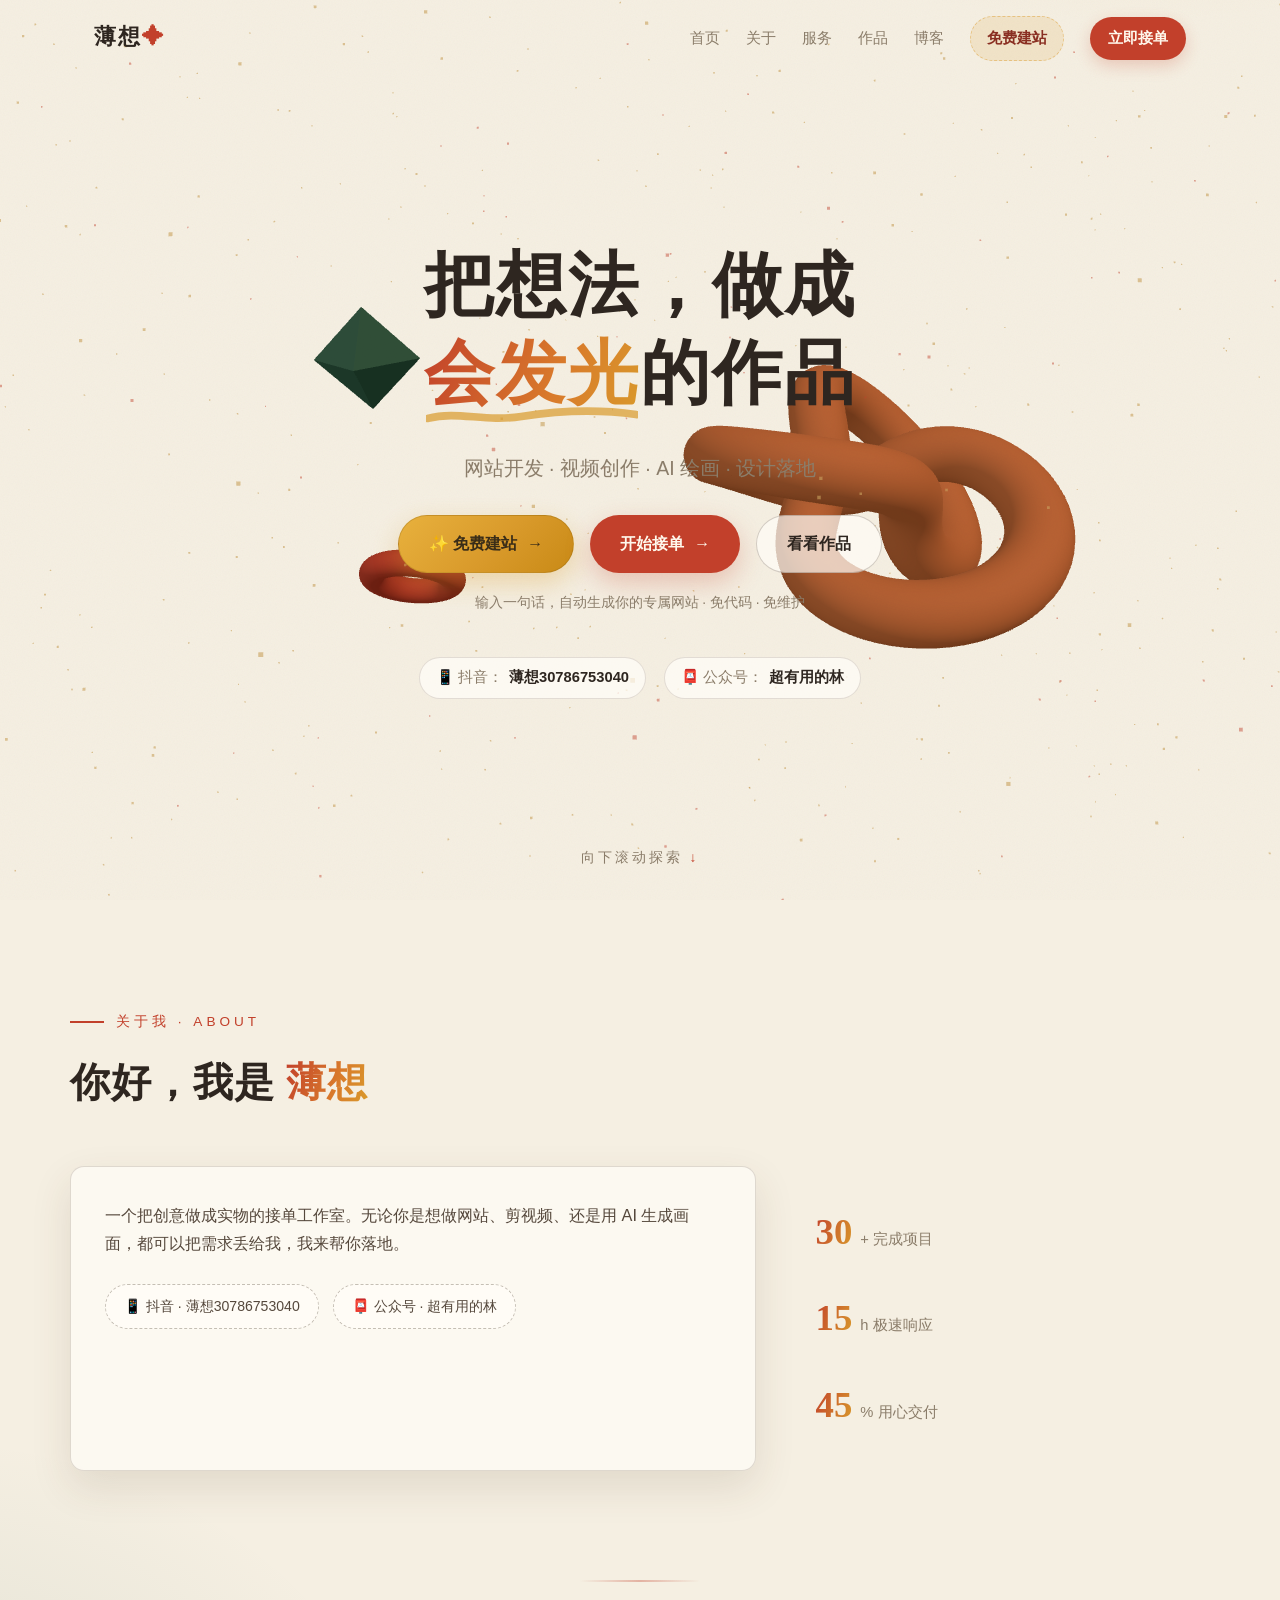
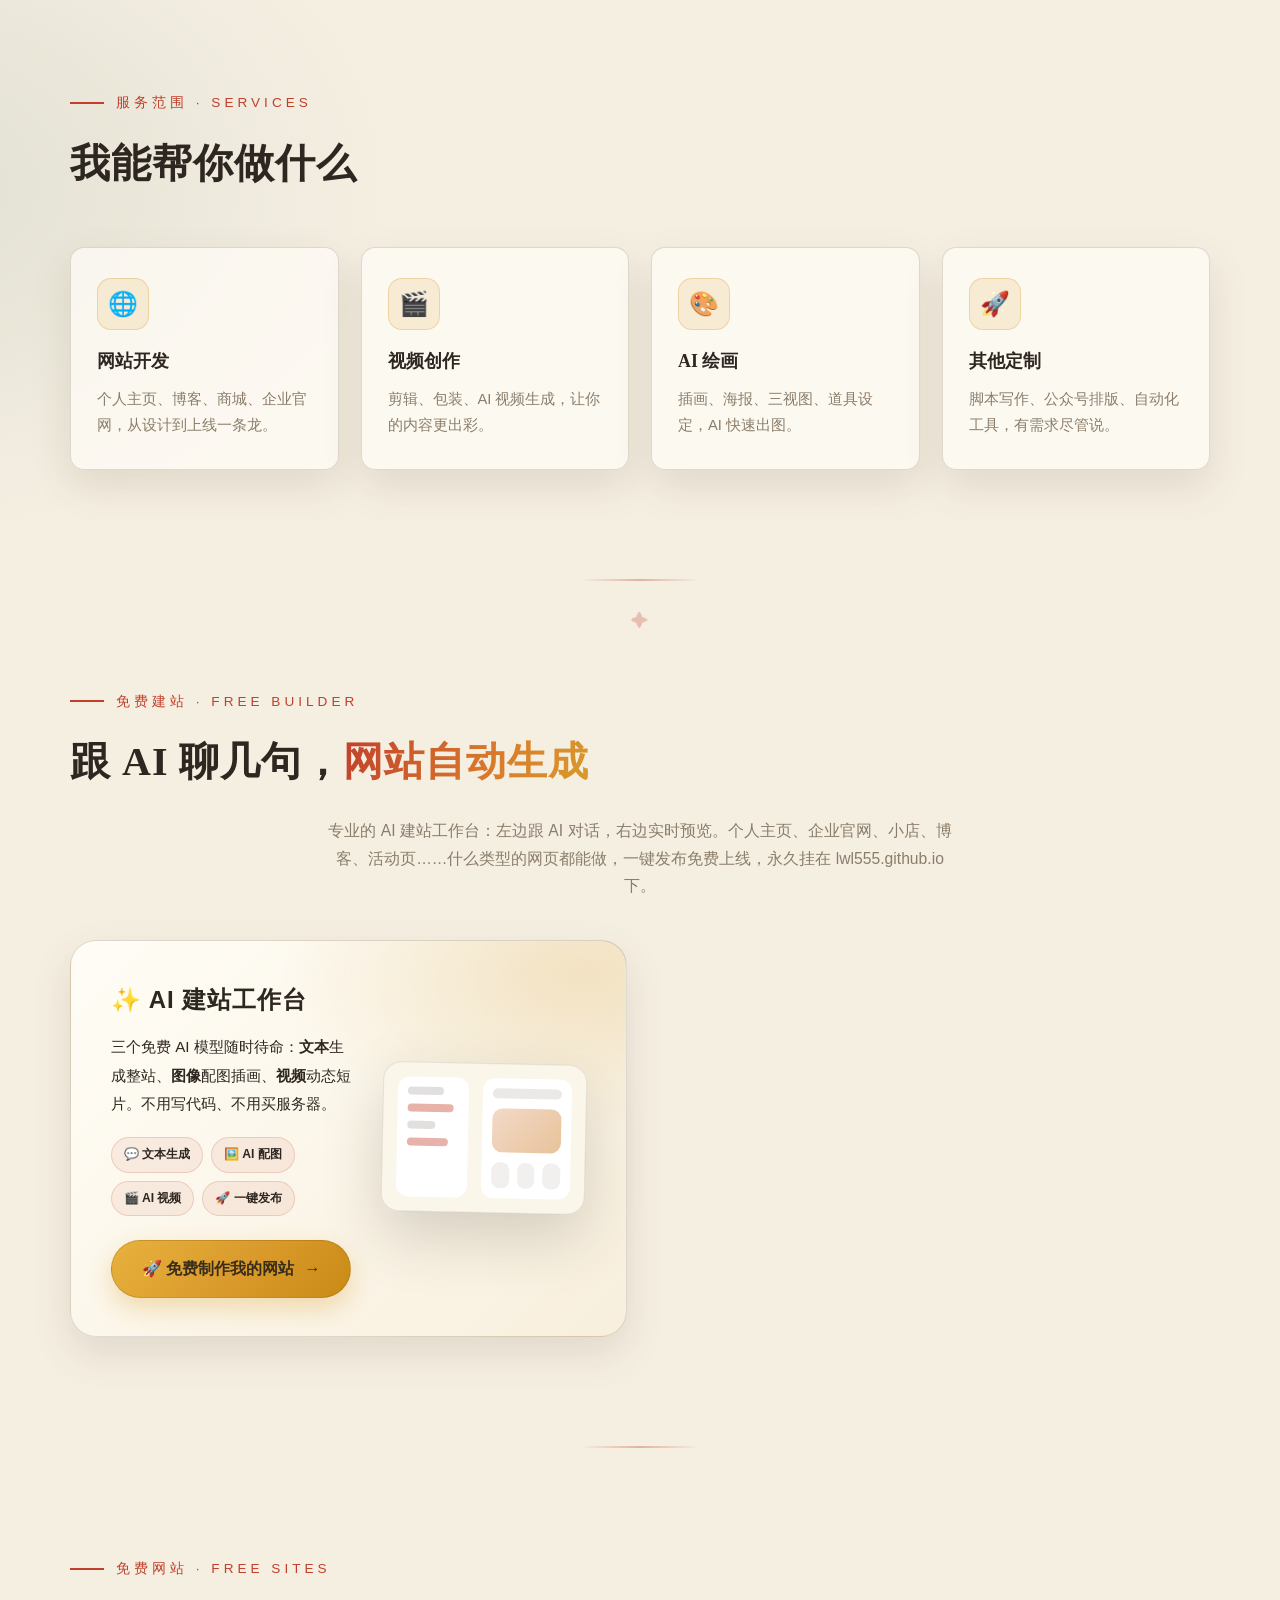
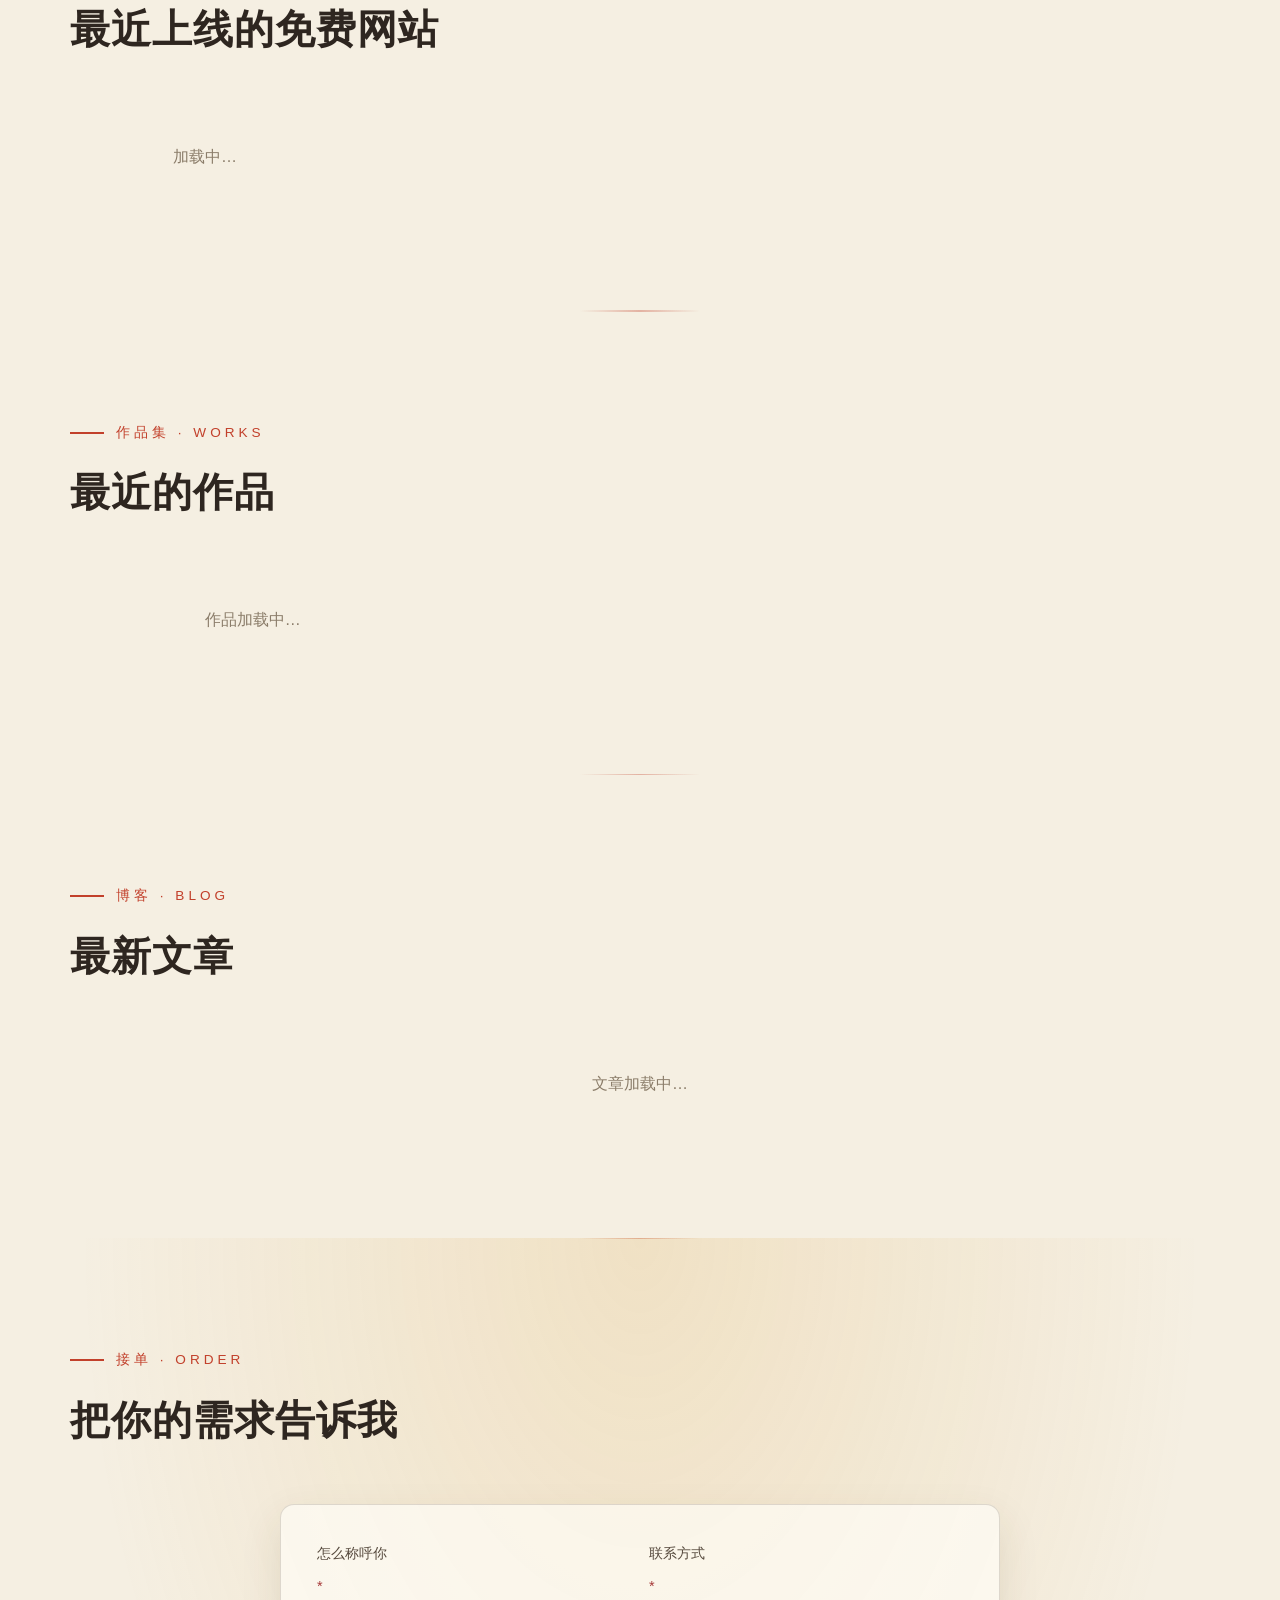
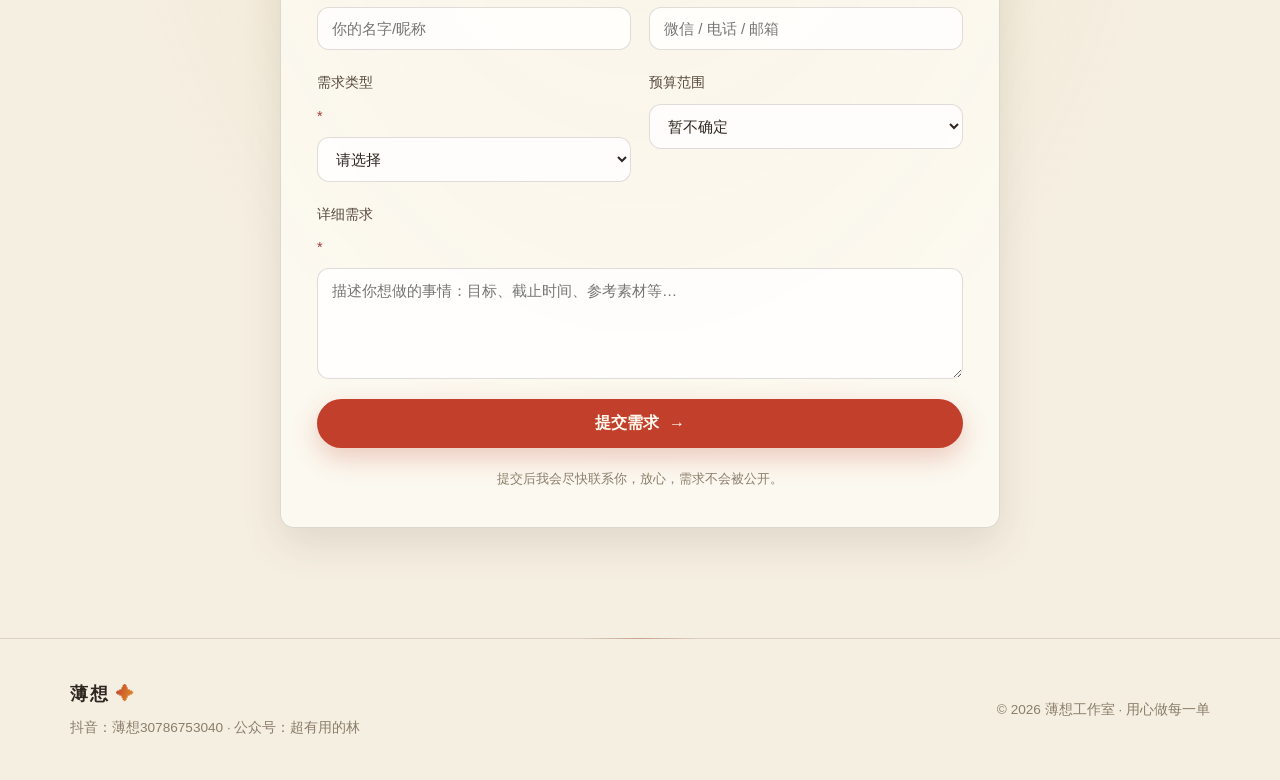
<file: index.html>
<!DOCTYPE html>
<html lang="zh-CN">
<head>
<meta charset="UTF-8">
<meta name="viewport" content="width=device-width, initial-scale=1.0">
<title>薄想 · 接单创作工作室</title>
<meta name="description" content="薄想工作室，专注网站开发、视频创作、AI 绘画等接单服务，支持免费 AI 建站。抖音：薄想30786753040，微信公众号：超有用的林">
<link rel="icon" href="data:image/svg+xml,<svg xmlns='http://www.w3.org/2000/svg' viewBox='0 0 100 100'><text y='.9em' font-size='90'>✨</text></svg>">
<link rel="stylesheet" href="css/style.css?v=20260822">
</head>
<body>

<!-- 3D 背景画布 -->
<canvas id="bg3d"></canvas>
<div class="grain"></div>
<div class="aurora" aria-hidden="true"></div>

<!-- 导航 -->
<header class="nav" id="nav">
  <div class="nav-inner">
    <a href="#top" class="logo">薄想<span class="logo-dot">✦</span></a>
    <nav class="nav-links" id="navLinks">
      <a href="#home">首页</a>
      <a href="#about">关于</a>
      <a href="#services">服务</a>
      <a href="#works">作品</a>
      <a href="#blog">博客</a>
      <a href="free-site.html" class="nav-accent">免费建站</a>
      <a href="#order" class="nav-cta">立即接单</a>
    </nav>
    <button class="nav-toggle" id="navToggle" aria-label="菜单">☰</button>
  </div>
</header>

<main>
  <!-- Hero -->
  <section class="hero" id="home">
    <div class="hero-content">
      <h1 class="hero-title reveal" id="heroTitle">把想法，做成<br><span class="grad brush">会发光</span>的作品</h1>
      <p class="hero-sub reveal" id="heroSub">网站开发 · 视频创作 · AI 绘画 · 设计落地</p>
      <div class="hero-actions reveal">
        <a href="free-site.html" class="btn btn-accent">✨ 免费建站 <span class="arrow">→</span></a>
        <a href="#order" class="btn btn-primary">开始接单 <span class="arrow">→</span></a>
        <a href="#works" class="btn btn-ghost">看看作品</a>
      </div>
      <p class="hero-mini reveal">输入一句话，自动生成你的专属网站 · 免代码 · 免维护</p>
      <div class="hero-meta reveal" id="heroMeta">
        <span>📱 抖音：<b id="metaDouyin">薄想30786753040</b></span>
        <span>📮 公众号：<b id="metaWechat">超有用的林</b></span>
      </div>
    </div>
    <div class="scroll-hint" id="scrollHint">向下滚动探索 <span>↓</span></div>
  </section>

  <!-- 关于 -->
  <section class="section" id="about">
    <div class="container">
      <p class="sec-label reveal">关于我 · ABOUT</p>
      <h2 class="sec-title reveal">你好，我是 <span class="grad" id="aboutName">薄想</span></h2>
      <div class="about-grid">
        <div class="about-card glass reveal" id="aboutCard">
          <p id="aboutText">一个把创意做成实物的接单工作室。无论你是想做网站、剪视频、还是用 AI 生成画面，都可以把需求丢给我，我来帮你落地。</p>
          <div class="about-contacts">
            <a href="https://www.douyin.com/search/薄想30786753040" target="_blank" rel="noopener" class="chip">📱 抖音 · 薄想30786753040</a>
            <a href="https://weixin.qq.com" target="_blank" rel="noopener" class="chip">📮 公众号 · 超有用的林</a>
          </div>
        </div>
        <div class="stat-card reveal" id="statCard">
          <div class="stat"><b data-count="50">0</b><span>+ 完成项目</span></div>
          <div class="stat"><b data-count="24">0</b><span>h 极速响应</span></div>
          <div class="stat"><b data-count="100">0</b><span>% 用心交付</span></div>
        </div>
      </div>
    </div>
  </section>

  <!-- 服务 -->
  <section class="section" id="services">
    <div class="container">
      <p class="sec-label reveal">服务范围 · SERVICES</p>
      <h2 class="sec-title reveal">我能帮你做什么</h2>
      <div class="service-grid" id="serviceGrid">
        <div class="service-card glass reveal">
          <div class="svc-icon">🌐</div>
          <h3>网站开发</h3>
          <p>个人主页、博客、商城、企业官网，从设计到上线一条龙。</p>
        </div>
        <div class="service-card glass reveal">
          <div class="svc-icon">🎬</div>
          <h3>视频创作</h3>
          <p>剪辑、包装、AI 视频生成，让你的内容更出彩。</p>
        </div>
        <div class="service-card glass reveal">
          <div class="svc-icon">🎨</div>
          <h3>AI 绘画</h3>
          <p>插画、海报、三视图、道具设定，AI 快速出图。</p>
        </div>
        <div class="service-card glass reveal">
          <div class="svc-icon">🚀</div>
          <h3>其他定制</h3>
          <p>脚本写作、公众号排版、自动化工具，有需求尽管说。</p>
        </div>
      </div>
    </div>
  </section>

    <!-- 免费建站 -->
  <section class="section section-builder" id="builder">
    <div class="container">
      <p class="sec-label reveal">免费建站 · FREE BUILDER</p>
      <h2 class="sec-title reveal">跟 AI 聊几句，<span class="grad">网站自动生成</span></h2>
      <p class="sec-desc reveal">专业的 AI 建站工作台：左边跟 AI 对话，右边实时预览。个人主页、企业官网、小店、博客、活动页……什么类型的网页都能做，一键发布免费上线，永久挂在 lwl555.github.io 下。</p>

      <div class="builder-wrap reveal">
        <div class="studio-entry glass">
          <div class="studio-entry-left">
            <h3>✨ AI 建站工作台</h3>
            <p>三个免费 AI 模型随时待命：<b>文本</b>生成整站、<b>图像</b>配图插画、<b>视频</b>动态短片。不用写代码、不用买服务器。</p>
            <div class="entry-tags">
              <span>💬 文本生成</span><span>🖼️ AI 配图</span><span>🎬 AI 视频</span><span>🚀 一键发布</span>
            </div>
            <a href="free-site.html" class="btn btn-accent">🚀 免费制作我的网站 <span class="arrow">→</span></a>
          </div>
          <div class="studio-entry-right" aria-hidden="true">
            <div class="entry-mock">
              <div class="mock-chat">
                <span class="mock-line w70"></span>
                <span class="mock-line w90 accent"></span>
                <span class="mock-line w55"></span>
                <span class="mock-line w80 accent"></span>
              </div>
              <div class="mock-web">
                <span class="mock-nav"></span>
                <span class="mock-hero"></span>
                <span class="mock-row"><i></i><i></i><i></i></span>
              </div>
            </div>
          </div>
        </div>
      </div>
    </div>
  </section>
<!-- 最近上线 -->
  <section class="section" id="sites">
    <div class="container">
      <p class="sec-label reveal">免费网站 · FREE SITES</p>
      <h2 class="sec-title reveal">最近上线的免费网站</h2>
      <div class="site-grid" id="siteGrid">
        <div class="empty-tip">加载中…</div>
      </div>
    </div>
  </section>

  <!-- 作品 -->
  <section class="section" id="works">
    <div class="container">
      <p class="sec-label reveal">作品集 · WORKS</p>
      <h2 class="sec-title reveal">最近的作品</h2>
      <div class="work-grid" id="workGrid">
        <div class="empty-tip" id="worksEmpty">作品加载中…</div>
      </div>
    </div>
  </section>

  <!-- 博客 -->
  <section class="section" id="blog">
    <div class="container">
      <p class="sec-label reveal">博客 · BLOG</p>
      <h2 class="sec-title reveal">最新文章</h2>
      <div class="blog-list" id="blogList">
        <div class="empty-tip">文章加载中…</div>
      </div>
    </div>
  </section>

  <!-- 接单表单 -->
  <section class="section section-order" id="order">
    <div class="container">
      <p class="sec-label reveal">接单 · ORDER</p>
      <h2 class="sec-title reveal">把你的需求告诉我</h2>
      <div class="order-wrap reveal">
        <form id="orderForm" class="glass order-form">
          <div class="form-row">
            <label>怎么称呼你 <span>*</span>
              <input type="text" id="oName" placeholder="你的名字/昵称" required maxlength="30">
            </label>
            <label>联系方式 <span>*</span>
              <input type="text" id="oContact" placeholder="微信 / 电话 / 邮箱" required maxlength="60">
            </label>
          </div>
          <div class="form-row">
            <label>需求类型 <span>*</span>
              <select id="oType" required>
                <option value="">请选择</option>
                <option>网站开发</option>
                <option>视频创作</option>
                <option>AI 绘画</option>
                <option>脚本写作</option>
                <option>其他定制</option>
              </select>
            </label>
            <label>预算范围
              <select id="oBudget">
                <option value="">暂不确定</option>
                <option>100 以内</option>
                <option>100 - 500</option>
                <option>500 - 1000</option>
                <option>1000 - 5000</option>
                <option>5000 以上</option>
              </select>
            </label>
          </div>
          <label>详细需求 <span>*</span>
            <textarea id="oDesc" rows="5" placeholder="描述你想做的事情：目标、截止时间、参考素材等…" required maxlength="2000"></textarea>
          </label>
          <button type="submit" class="btn btn-primary btn-block" id="orderBtn">提交需求 <span class="arrow">→</span></button>
          <p class="form-tip" id="orderTip">提交后我会尽快联系你，放心，需求不会被公开。</p>
        </form>
      </div>
    </div>
  </section>
</main>

<footer class="footer">
  <div class="container footer-inner">
    <div>
      <p class="footer-logo">薄想 <span class="grad">✦</span></p>
      <p class="footer-tip">抖音：薄想30786753040 · 公众号：超有用的林</p>
    </div>
    <p class="footer-copy">© <span id="year"></span> 薄想工作室 · 用心做每一单</p>
  </div>
</footer>

<!-- 文章弹窗 -->
<div class="modal" id="postModal" hidden>
  <div class="modal-backdrop" id="modalBackdrop"></div>
  <div class="modal-box">
    <button class="modal-close" id="modalClose">✕</button>
    <h2 id="modalTitle"></h2>
    <div class="modal-meta" id="modalMeta"></div>
    <div class="modal-body" id="modalBody"></div>
  </div>
</div>

<script src="js/supabase.min.js?v=20260809"></script>
<script src="js/three.min.js?v=20260809"></script>
<script src="js/config.js?v=20260809"></script>
<script src="js/three-scene.js?v=20260809"></script>
<script src="js/main.js?v=20260822"></script>
<script src="js/sitegen.js?v=20260809"></script>
<script src="js/sites-list.js?v=20260809"></script>
</body>
</html>
</file>
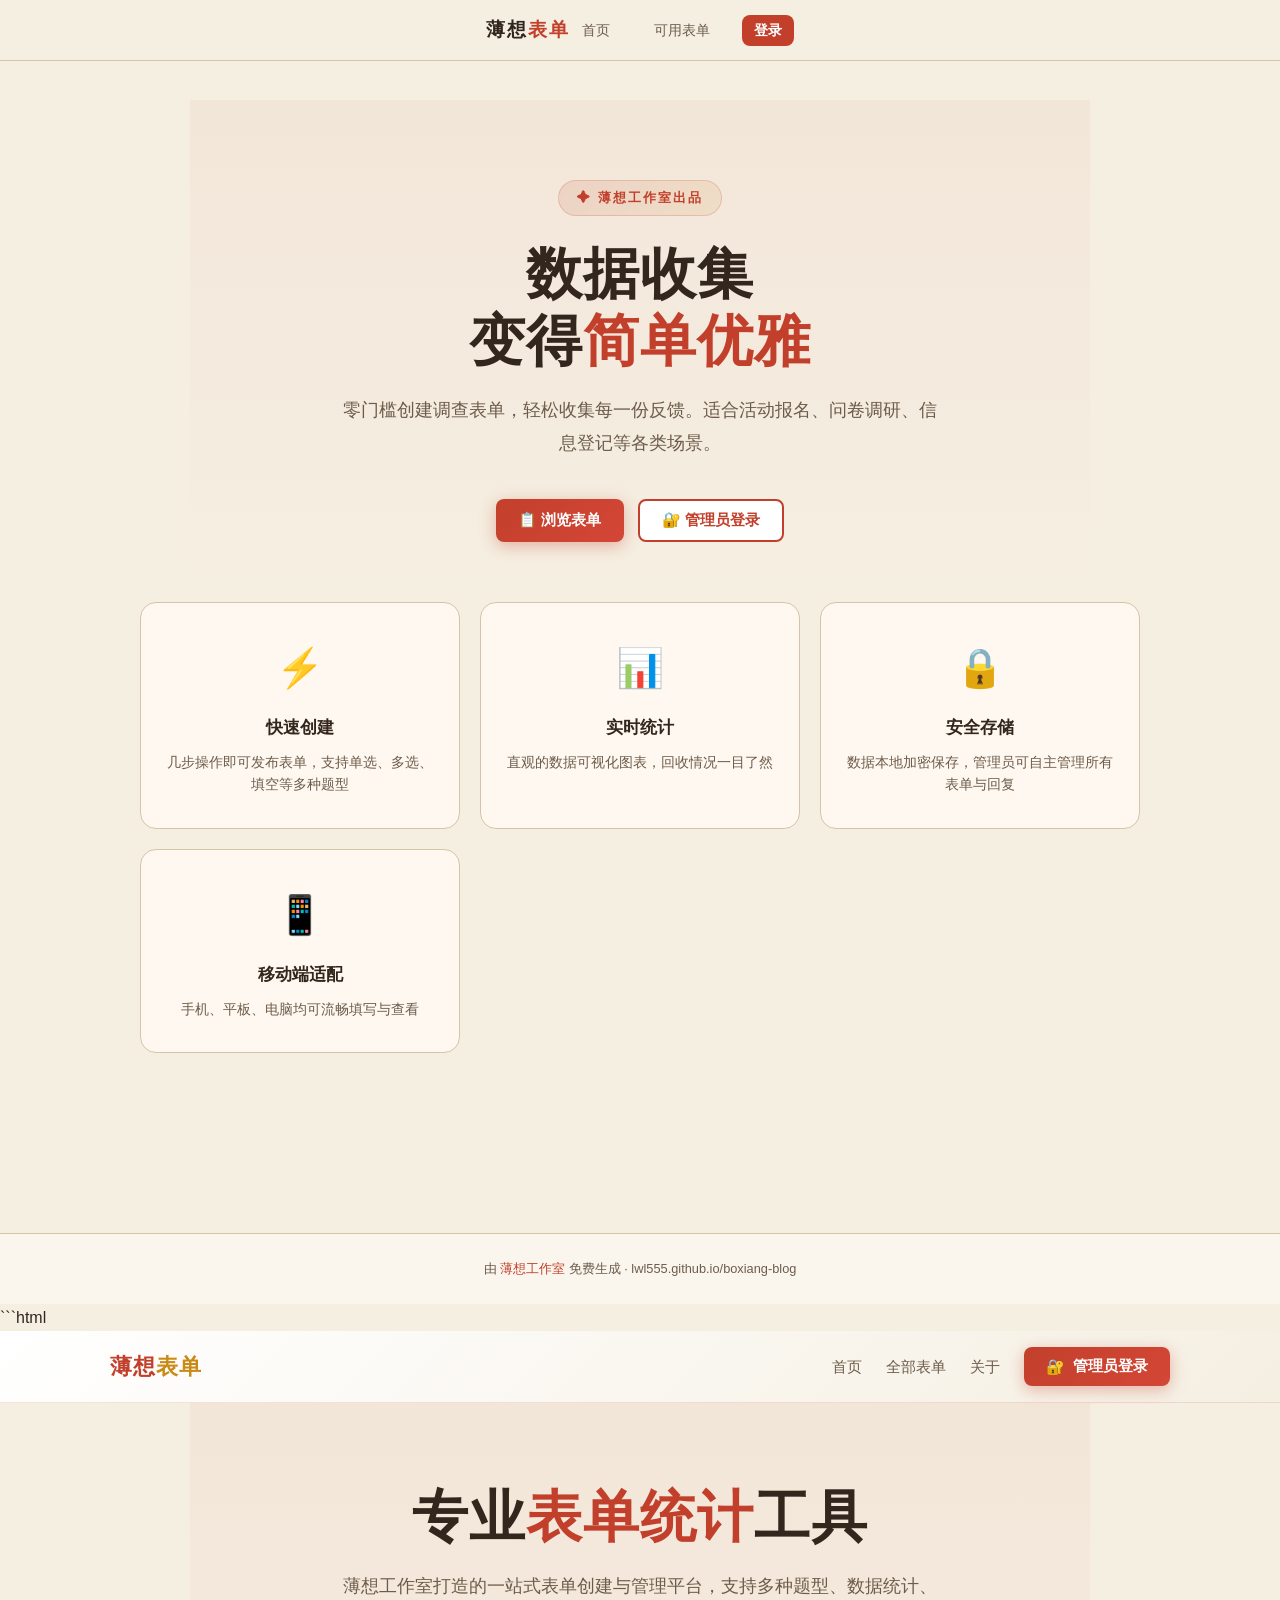
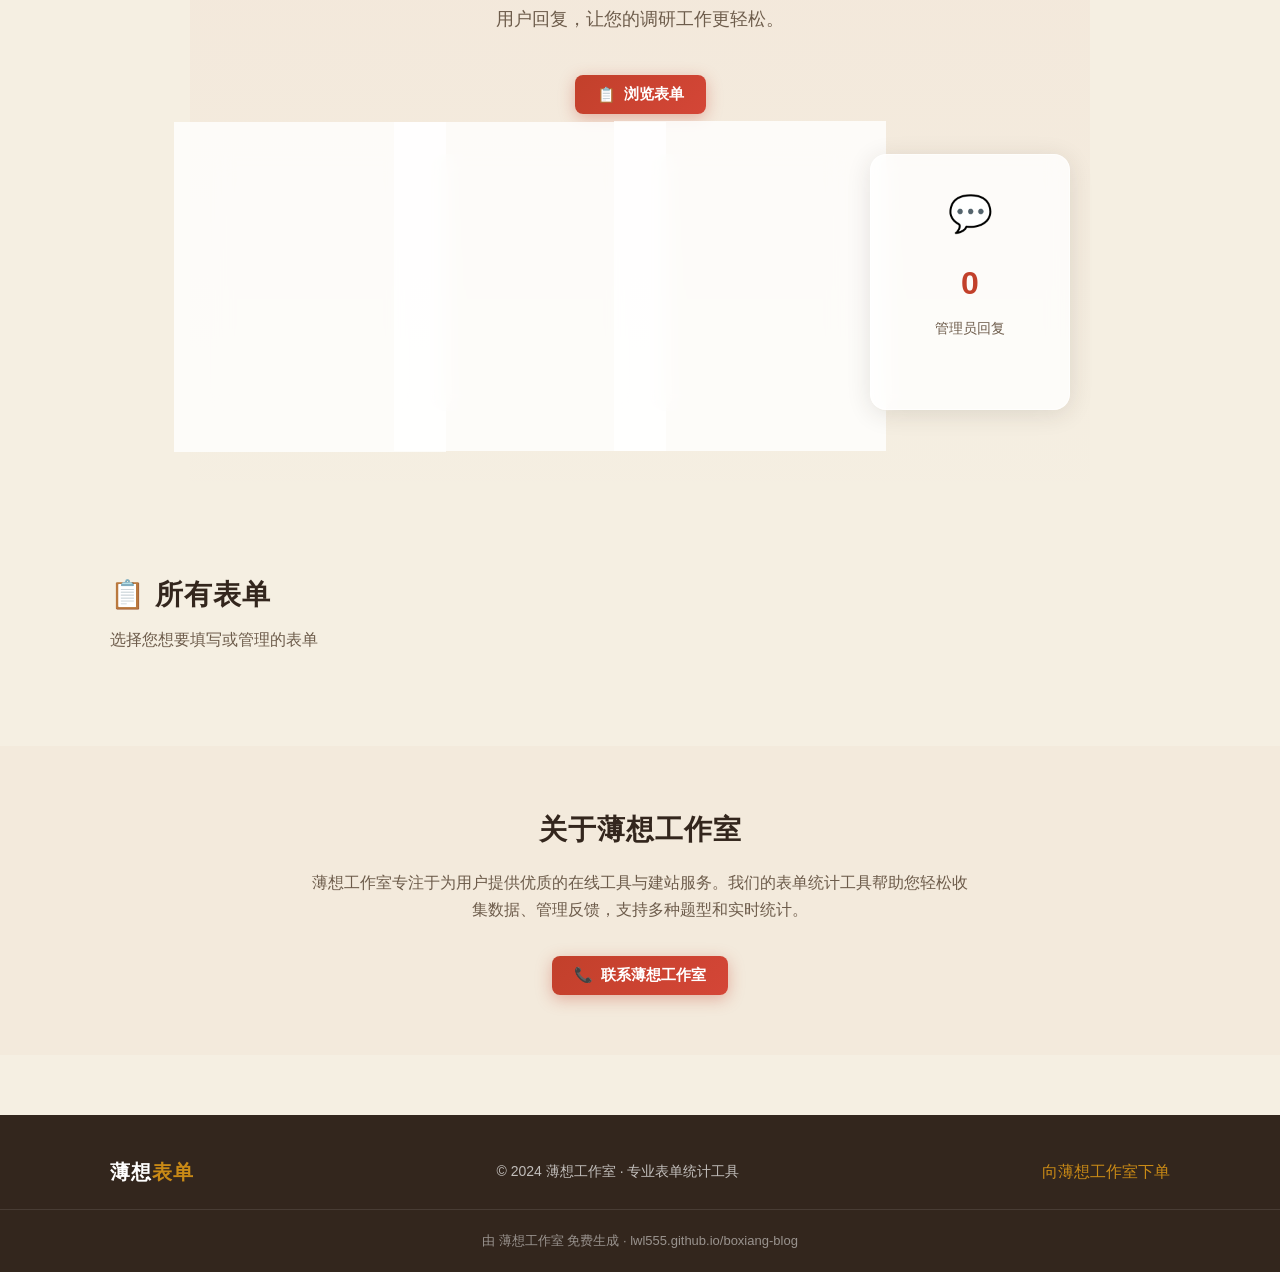
<file: sites/bx-bxf5ck/index.html>
<!DOCTYPE html>
<html lang="zh-CN"><head>
<meta charset="UTF-8">
<meta name="viewport" content="width=device-width, initial-scale=1.0">
<title>表单统计工具 · 薄想工作室</title>
<style>
*{margin:0;padding:0;box-sizing:border-box}
:root{--bg:#f5efe2;--red:#c2402b;--gold:#c98a16;--brown:#33261d;--gray:#6d5c4b;--cream:#faf6ee;--card:#fff8f0;--line:#d4c4a8;--soft:#e8ddd0;--glass:rgba(245,239,226,0.85)}
html{scroll-behavior:smooth}
body{font-family:"PingFang SC","Hiragino Sans GB","Microsoft YaHei",sans-serif;background:var(--bg);color:var(--brown);line-height:1.7;min-height:100vh}
/* 滚动条 */
::-webkit-scrollbar{width:6px}
::-webkit-scrollbar-track{background:var(--bg)}
::-webkit-scrollbar-thumb{background:var(--line);border-radius:3px}

/* 导航 */
.nav{position:fixed;top:0;left:0;right:0;z-index:100;background:var(--glass);backdrop-filter:blur(12px);border-bottom:1px solid var(--line);padding:0 5%}
.nav-inner{max-width:1100px;margin:0 auto;display:flex;align-items:center;justify-content:space-between;height:60px}
.nav-logo{font-size:1.2rem;font-weight:700;color:var(--brown);letter-spacing:2px}
.nav-logo span{color:var(--red)}
.nav-links{display:flex;gap:20px;align-items:center}
.nav-links button{background:none;border:none;font-size:.9rem;color:var(--gray);cursor:pointer;padding:6px 12px;border-radius:8px;transition:all .2s}
.nav-links button:hover{color:var(--red);background:rgba(194,64,43,.08)}
.nav-links .btn-login{background:var(--red);color:#fff;font-weight:600}
.nav-links .btn-login:hover{background:#a83522}
.nav-links .btn-logout{color:var(--gray);border:1px solid var(--line)}
.hamburger{display:none;flex-direction:column;gap:5px;cursor:pointer;background:none;border:none;padding:8px}
.hamburger span{display:block;width:22px;height:2px;background:var(--brown);transition:all .3s}

/* 主区域 */
.main{margin-top:60px;min-height:calc(100vh - 60px - 80px)}

/* 页面切换 */
.page{display:none;padding:40px 5% 60px}
.page.active{display:block;animation:fadeUp .4s ease}
@keyframes fadeUp{from{opacity:0;transform:translateY(20px)}to{opacity:1;transform:translateY(0)}}

/* Hero */
.hero{max-width:900px;margin:0 auto;text-align:center;padding:80px 20px 60px}
.hero-badge{display:inline-block;background:linear-gradient(135deg,rgba(194,64,43,.12),rgba(201,138,22,.1));color:var(--red);font-size:.8rem;font-weight:600;padding:6px 18px;border-radius:20px;letter-spacing:2px;margin-bottom:24px;border:1px solid rgba(194,64,43,.2)}
.hero h1{font-size:clamp(2rem,5vw,3.2rem);font-weight:800;color:var(--brown);line-height:1.3;margin-bottom:16px;letter-spacing:1px}
.hero h1 em{font-style:normal;color:var(--red)}
.hero p{font-size:1.1rem;color:var(--gray);max-width:560px;margin:0 auto 36px;line-height:1.8}
.hero-btns{display:flex;gap:14px;justify-content:center;flex-wrap:wrap}
.btn{display:inline-flex;align-items:center;gap:8px;padding:12px 28px;border-radius:12px;font-size:.95rem;font-weight:600;cursor:pointer;transition:all .25s;border:none;text-decoration:none}
.btn-primary{background:var(--red);color:#fff;box-shadow:0 4px 20px rgba(194,64,43,.3)}
.btn-primary:hover{transform:translateY(-2px);box-shadow:0 6px 28px rgba(194,64,43,.4)}
.btn-secondary{background:var(--cream);color:var(--brown);border:1.5px solid var(--line)}
.btn-secondary:hover{border-color:var(--red);color:var(--red)}
.btn-sm{padding:8px 18px;font-size:.85rem;border-radius:8px}
.btn-gold{background:linear-gradient(135deg,var(--gold),#d4a017);color:#fff;box-shadow:0 4px 16px rgba(201,138,22,.3)}
.btn-gold:hover{transform:translateY(-2px);box-shadow:0 6px 24px rgba(201,138,22,.4)}

/* 卡片 */
.card{background:var(--card);border:1px solid var(--line);border-radius:16px;padding:28px;transition:all .3s}
.card:hover{box-shadow:0 8px 32px rgba(51,38,29,.08);transform:translateY(-2px)}
.card-glass{background:var(--glass);backdrop-filter:blur(12px);border:1px solid rgba(212,196,168,.5)}

/* 特性网格 */
.features{max-width:1000px;margin:0 auto 60px;display:grid;grid-template-columns:repeat(auto-fit,minmax(240px,1fr));gap:20px}
.feature-card{background:var(--card);border:1px solid var(--line);border-radius:16px;padding:32px 24px;text-align:center;transition:all .3s;position:relative;overflow:hidden}
.feature-card::before{content:'';position:absolute;top:0;left:0;right:0;height:3px;background:linear-gradient(90deg,var(--red),var(--gold));opacity:0;transition:opacity .3s}
.feature-card:hover::before{opacity:1}
.feature-card:hover{transform:translateY(-4px);box-shadow:0 12px 40px rgba(51,38,29,.1)}
.feature-icon{font-size:2.4rem;margin-bottom:14px;display:block}
.feature-card h3{font-size:1.05rem;color:var(--brown);margin-bottom:8px}
.feature-card p{font-size:.88rem;color:var(--gray);line-height:1.6}

/* 表单列表 */
.section-title{font-size:1.6rem;font-weight:700;color:var(--brown);margin-bottom:8px;letter-spacing:1px}
.section-sub{color:var(--gray);font-size:.95rem;margin-bottom:28px}
.form-list{max-width:800px;margin:0 auto;display:grid;gap:16px}
.form-item{display:flex;align-items:center;justify-content:space-between;padding:20px 24px;background:var(--card);border:1px solid var(--line);border-radius:14px;transition:all .3s;cursor:pointer;flex-wrap:wrap;gap:12px}
.form-item:hover{border-color:var(--red);box-shadow:0 4px 20px rgba(194,64,43,.1);transform:translateX(4px)}
.form-item-info h3{font-size:1.05rem;color:var(--brown);margin-bottom:4px}
.form-item-info p{font-size:.82rem;color:var(--gray)}
.form-item-meta{display:flex;gap:16px;font-size:.8rem;color:var(--gray)}
.form-item-meta span{display:flex;align-items:center;gap:4px}
.form-item .btn{flex-shrink:0}

/* 空状态 */
.empty{text-align:center;padding:60px 20px;color:var(--gray)}
.empty-icon{font-size:3rem;margin-bottom:16px;opacity:.6}
.empty p{font-size:.95rem}

/* 模态框 */
.modal-overlay{display:none;position:fixed;inset:0;z-index:200;background:rgba(51,38,29,.5);backdrop-filter:blur(4px);align-items:center;justify-content:center;padding:20px}
.modal-overlay.active{display:flex;animation:fadeIn .2s}
@keyframes fadeIn{from{opacity:0}to{opacity:1}}
.modal{background:var(--cream);border-radius:20px;padding:36px;max-width:520px;width:100%;max-height:90vh;overflow-y:auto;position:relative;animation:scaleIn .3s;border:1px solid var(--line)}
@keyframes scaleIn{from{transform:scale(.95);opacity:0}to{transform:scale(1);opacity:1}}
.modal-close{position:absolute;top:16px;right:16px;background:none;border:none;font-size:1.4rem;cursor:pointer;color:var(--gray);width:32px;height:32px;border-radius:8px;display:flex;align-items:center;justify-content:center;transition:all .2s}
.modal-close:hover{background:rgba(194,64,43,.1);color:var(--red)}
.modal h2{font-size:1.3rem;color:var(--brown);margin-bottom:24px;padding-right:40px}

/* 表单元素 */
.form-group{margin-bottom:18px}
.form-group label{display:block;font-size:.88rem;font-weight:600;color:var(--brown);margin-bottom:6px}
.form-group input,.form-group select,.form-group textarea{width:100%;padding:10px 14px;border:1.5px solid var(--line);border-radius:10px;font-size:.95rem;background:var(--bg);color:var(--brown);transition:all .2s;font-family:inherit}
.form-group input:focus,.form-group select:focus,.form-group textarea:focus{outline:none;border-color:var(--red);box-shadow:0 0 0 3px rgba(194,64,43,.1)}
.form-group textarea{resize:vertical;min-height:80px}
.form-row{display:flex;gap:12px}
.form-row .form-group{flex:1}
.checkbox-group,.radio-group{display:grid;gap:10px}
.checkbox-item,.radio-item{display:flex;align-items:center;gap:10px;padding:10px 14px;border:1.5px solid var(--line);border-radius:10px;cursor:pointer;transition:all .2s;font-size:.92rem}
.checkbox-item:hover,.radio-item:hover{border-color:var(--red);background:rgba(194,64,43,.03)}
.checkbox-item input,.radio-item input{accent-color:var(--red);width:16px;height:16px}
.add-question-btn{margin-top:12px;padding:10px;border:2px dashed var(--line);border-radius:10px;background:none;color:var(--gray);cursor:pointer;font-size:.9rem;width:100%;transition:all .2s;display:flex;align-items:center;justify-content:center;gap:6px}
.add-question-btn:hover{border-color:var(--red);color:var(--red)}
.remove-q{background:none;border:none;color:var(--gray);cursor:pointer;font-size:1.1rem;padding:4px 8px;border-radius:6px;transition:all .2s}
.remove-q:hover{color:var(--red);background:rgba(194,64,43,.1)}

/* 登录 */
.login-err{color:var(--red);font-size:.85rem;margin-top:8px;display:none}
.login-err.show{display:block}

/* 统计面板 */
.stats-grid{max-width:900px;margin:0 auto 30px;display:grid;grid-template-columns:repeat(auto-fit,minmax(140px,1fr));gap:14px}
.stat-card{background:var(--card);border:1px solid var(--line);border-radius:14px;padding:20px;text-align:center}
.stat-num{font-size:1.8rem;font-weight:800;color:var(--red);line-height:1}
.stat-label{font-size:.8rem;color:var(--gray);margin-top:6px}
.stat-card.gold .stat-num{color:var(--gold)}
.stat-card.brown .stat-num{color:var(--brown)}

/* 统计结果 */
.result-panel{max-width:900px;margin:0 auto}
.result-header{display:flex;align-items:center;gap:16px;margin-bottom:24px;flex-wrap:wrap}
.result-header h2{font-size:1.4rem;flex:1}
.result-header .badge{background:rgba(194,64,43,.1);color:var(--red);font-size:.8rem;padding:4px 12px;border-radius:20px;font-weight:600}
.question-result{background:var(--card);border:1px solid var(--line);border-radius:14px;padding:24px;margin-bottom:16px}
.question-result h4{font-size:1rem;color:var(--brown);margin-bottom:16px;display:flex;align-items:center;gap:8px}
.question-result h4 .q-type{font-size:.75rem;background:var(--soft);color:var(--gray);padding:2px 8px;border-radius:6px;font-weight:400}
.bar-row{display:flex;align-items:center;gap:12px;margin-bottom:10px}
.bar-label{font-size:.85rem;color:var(--gray);width:120px;flex-shrink:0;text-align:right;overflow:hidden;text-overflow:ellipsis;white-space:nowrap}
.bar-track{flex:1;height:24px;background:var(--soft);border-radius:12px;overflow:hidden;position:relative}
.bar-fill{height:100%;border-radius:12px;transition:width .8s ease;background:linear-gradient(90deg,var(--red),var(--gold));min-width:2px}
.bar-count{font-size:.8rem;color:var(--gray);width:50px;flex-shrink:0}

/* 数据表格 */
.data-table-wrap{overflow-x:auto;margin-top:20px;border-radius:14px;border:1px solid var(--line)}
.data-table{width:100%;border-collapse:collapse;font-size:.88rem}
.data-table th{background:var(--soft);color:var(--brown);font-weight:600;padding:12px 16px;text-align:left;white-space:nowrap}
.data-table td{padding:10px 16px;border-top:1px solid var(--line);color:var(--gray);max-width:200px;overflow:hidden;text-overflow:ellipsis;white-space:nowrap}
.data-table tr:hover td{background:rgba(194,64,43,.03)}
.data-table .del-btn{background:none;border:none;color:var(--gray);cursor:pointer;font-size:1rem;padding:4px 8px;border-radius:6px;transition:all .2s}
.data-table .del-btn:hover{color:var(--red);background:rgba(194,64,43,.1)}

/* 管理员面板 */
.admin-tabs{display:flex;gap:4px;margin-bottom:24px;background:var(--soft);border-radius:12px;padding:4px;width:fit-content}
.admin-tab{padding:8px 20px;border-radius:8px;font-size:.9rem;color:var(--gray);cursor:pointer;border:none;background:none;transition:all .2s;font-weight:500}
.admin-tab.active{background:var(--card);color:var(--red);box-shadow:0 2px 8px rgba(0,0,0,.06)}
.admin-panel{display:none}
.admin-panel.active{display:block;animation:fadeUp .3s}

/* 分割线装饰 */
.divider{width:60px;height:3px;background:linear-gradient(90deg,var(--red),var(--gold));border-radius:2px;margin:16px 0}
.divider-center{margin-left:auto;margin-right:auto}

/* 标签 */
.tag{display:inline-block;padding:3px 10px;border-radius:6px;font-size:.75rem;font-weight:600}
.tag-red{background:rgba(194,64,43,.1);color:var(--red)}
.tag-gold{background:rgba(201,138,22,.12);color:var(--gold)}

/* 按钮组 */
.btn-group{display:flex;gap:10px;flex-wrap:wrap}
.btn-danger{background:#fff;border:1.5px solid #e74c3c;color:#e74c3c}
.btn-danger:hover{background:#e74c3c;color:#fff}

/* 页脚 */
.footer{text-align:center;padding:24px 20px;font-size:.8rem;color:var(--gray);border-top:1px solid var(--line);background:var(--cream)}
.footer a{color:var(--red);text-decoration:none}

/* 响应式 */
@media(max-width:640px){
  .nav-links{display:none;position:absolute;top:60px;left:0;right:0;background:var(--glass);backdrop-filter:blur(12px);flex-direction:column;padding:16px;gap:8px;border-bottom:1px solid var(--line)}
  .nav-links.open{display:flex}
  .hamburger{display:flex}
  .hero{padding:50px 16px 40px}
  .page{padding:24px 16px 40px}
  .modal{padding:24px;border-radius:16px}
  .form-row{flex-direction:column}
  .bar-label{width:80px;font-size:.78rem}
  .stats-grid{grid-template-columns:repeat(2,1fr)}
  .admin-tabs{width:100%;overflow-x:auto}
}
</style>
</head>
<body>

<!-- 导航 -->
<nav class="nav">
  <div class="nav-inner">
    <div class="nav-logo">薄想<span>表单</span></div>
    <button class="hamburger" onclick="toggleMenu()" aria-label="菜单">
      <span></span><span></span><span></span>
    </button>
    <div class="nav-links" id="navLinks">
      <button onclick="showPage('home')">首页</button>
      <button onclick="showPage('forms')">可用表单</button>
      <button id="navAdminBtn" style="" onclick="showPage('admin')">管理后台</button>
      <button id="navLoginBtn" class="btn-login" onclick="showPage('login')" style="display: none;">登录</button>
      <button id="navLogoutBtn" style="" class="btn-logout" onclick="doLogout()">退出</button>
    </div>
  </div>
</nav>

<!-- 主内容 -->
<div class="main">

<!-- 首页 -->
<div class="page active" id="page-home">
  <div class="hero">
    <div class="hero-badge">✦ 薄想工作室出品</div>
    <h1>数据收集<br>变得<em>简单优雅</em></h1>
    <p>零门槛创建调查表单，轻松收集每一份反馈。适合活动报名、问卷调研、信息登记等各类场景。</p>
    <div class="hero-btns">
      <button class="btn btn-primary" onclick="showPage('forms')">📋 浏览表单</button>
      <button class="btn btn-secondary" onclick="showPage('login')">🔐 管理员登录</button>
    </div>
  </div>
  <div class="features">
    <div class="feature-card">
      <span class="feature-icon">⚡</span>
      <h3>快速创建</h3>
      <p>几步操作即可发布表单，支持单选、多选、填空等多种题型</p>
    </div>
    <div class="feature-card">
      <span class="feature-icon">📊</span>
      <h3>实时统计</h3>
      <p>直观的数据可视化图表，回收情况一目了然</p>
    </div>
    <div class="feature-card">
      <span class="feature-icon">🔒</span>
      <h3>安全存储</h3>
      <p>数据本地加密保存，管理员可自主管理所有表单与回复</p>
    </div>
    <div class="feature-card">
      <span class="feature-icon">📱</span>
      <h3>移动端适配</h3>
      <p>手机、平板、电脑均可流畅填写与查看</p>
    </div>
  </div>
</div>

<!-- 可用表单列表 -->
<div class="page" id="page-forms">
  <div style="max-width:800px;margin:0 auto">
    <h2 class="section-title">📋 可用表单</h2>
    <p class="section-sub">选择一份表单进行填写，数据将实时提交</p>
    <div class="form-list" id="formList"></div>
  </div>
</div>

<!-- 填写表单 -->
<div class="page" id="page-fill">
  <div style="max-width:640px;margin:0 auto">
    <button class="btn btn-secondary btn-sm" onclick="showPage('forms')">← 返回</button>
    <div class="card" style="margin-top:20px">
      <div id="fillContent"></div>
    </div>
  </div>
</div>

<!-- 表单结果 -->
<div class="page" id="page-result">
  <div style="max-width:800px;margin:0 auto">
    <button class="btn btn-secondary btn-sm" onclick="showPage('forms')">← 返回</button>
    <div id="resultContent" style="margin-top:20px"></div>
  </div>
</div>

<!-- 登录 -->
<div class="page" id="page-login">
  <div style="max-width:400px;margin:0 auto">
    <h2 class="section-title">🔐 管理员登录</h2>
    <p class="section-sub">仅限授权管理员进入后台管理</p>
    <div class="card" style="margin-top:20px">
      <div class="form-group">
        <label>账号</label>
        <input type="text" id="loginUser" placeholder="请输入账号" autocomplete="username">
      </div>
      <div class="form-group">
        <label>密码</label>
        <input type="password" id="loginPass" placeholder="请输入密码" autocomplete="current-password">
      </div>
      <div class="login-err" id="loginErr">账号或密码错误</div>
      <button class="btn btn-primary" style="width:100%;justify-content:center;margin-top:8px" onclick="doLogin()">登 录</button>
    </div>
  </div>
</div>

<!-- 管理后台 -->
<div class="page" id="page-admin">
  <div style="max-width:900px;margin:0 auto">
    <h2 class="section-title">⚙️ 管理后台</h2>
    <p class="section-sub">管理所有表单与数据</p>
    <div class="admin-tabs">
      <button class="admin-tab active" onclick="switchAdminTab(this,'tab-create')">发布表单</button>
      <button class="admin-tab" onclick="switchAdminTab(this,'tab-list')">表单列表</button>
      <button class="admin-tab" onclick="switchAdminTab(this,'tab-data')">数据查看</button>
    </div>

    <!-- 发布表单 -->
    <div class="admin-panel active" id="tab-create">
      <div class="card">
        <h3 style="margin-bottom:20px;font-size:1.1rem">发布新表单</h3>
        <div class="form-group">
          <label>表单标题</label>
          <input type="text" id="newFormTitle" placeholder="例如：2024年员工满意度调查">
        </div>
        <div class="form-group">
          <label>表单描述（可选）</label>
          <textarea id="newFormDesc" placeholder="简要说明表单用途..."></textarea>
        </div>
        <div id="questionsArea"><div class="card" id="qblock_0" style="margin-bottom: 14px;">
    <div style="display:flex;justify-content:space-between;align-items:center;margin-bottom:14px">
      <span style="font-weight:600;font-size:.92rem;color:var(--brown)">题目 1</span>
      <button class="remove-q" onclick="removeQuestion(0)" title="删除此题">🗑</button>
    </div>
    <div class="form-group">
      <label>题目内容</label>
      <input type="text" class="q-text" placeholder="请输入题目">
    </div>
    <div class="form-row">
      <div class="form-group">
        <label>题型</label>
        <select class="q-type" onchange="toggleOptions(0)">
          <option value="text">填空题</option>
          <option value="radio">单选题</option>
          <option value="checkbox">多选题</option>
        </select>
      </div>
    </div>
    <div class="q-options" id="qopts_0" style="display:none">
      <div class="form-group">
        <label>选项（每行一个）</label>
        <textarea class="q-opts" rows="4" placeholder="选项A
选项B
选项C"></textarea>
      </div>
    </div>
  </div></div>
        <button class="add-question-btn" onclick="addQuestion()">＋ 添加题目</button>
        <div style="margin-top:20px;display:flex;gap:12px">
          <button class="btn btn-primary" onclick="publishForm()">🚀 发布表单</button>
          <button class="btn btn-secondary" onclick="resetFormBuilder()">清空重填</button>
        </div>
      </div>
    </div>

    <!-- 表单列表 -->
    <div class="admin-panel" id="tab-list">
      <div id="adminFormList"></div>
    </div>

    <!-- 数据查看 -->
    <div class="admin-panel" id="tab-data">
      <div class="stats-grid" id="statsGrid"></div>
      <div id="adminDataContent"></div>
    </div>
  </div>
</div>

</div>

<!-- 登录模态（移动端快速入口） -->
<div class="modal-overlay" id="loginModal">
  <div class="modal">
    <button class="modal-close" onclick="closeModal('loginModal')">✕</button>
    <h2>管理员登录</h2>
    <div class="form-group">
      <label>账号</label>
      <input type="text" id="modalUser" placeholder="请输入账号">
    </div>
    <div class="form-group">
      <label>密码</label>
      <input type="password" id="modalPass" placeholder="请输入密码">
    </div>
    <div class="login-err" id="modalErr">账号或密码错误</div>
    <button class="btn btn-primary" style="width:100%;justify-content:center;margin-top:8px" onclick="doModalLogin()">登 录</button>
  </div>
</div>

<!-- 表单管理模态 -->
<div class="modal-overlay" id="formModal">
  <div class="modal" style="max-width:600px">
    <button class="modal-close" onclick="closeModal('formModal')">✕</button>
    <h2 id="formModalTitle">表单详情</h2>
    <div id="formModalBody"></div>
  </div>
</div>

<!-- 页脚 -->
<footer class="footer">
  由 <a href="https://lwl555.github.io/boxiang-blog/#order">薄想工作室</a> 免费生成 · lwl555.github.io/boxiang-blog
</footer>



<script>
// ===== 数据层 =====
const ADMIN_USER = '18882632073';
const ADMIN_PASS = '110110nm';
const STORAGE_FORMS = 'bx_forms';
const STORAGE_DATA = 'bx_form_data';
const STORAGE_LOGIN = 'bx_login';

function getForms() {
  return JSON.parse(localStorage.getItem(STORAGE_FORMS) || '[]');
}
function saveForms(f) {
  localStorage.setItem(STORAGE_FORMS, JSON.stringify(f));
}
function getFormData() {
  return JSON.parse(localStorage.getItem(STORAGE_DATA) || '{}');
}
function saveFormData(d) {
  localStorage.setItem(STORAGE_DATA, JSON.stringify(d));
}
function isLoggedIn() {
  return sessionStorage.getItem(STORAGE_LOGIN) === '1';
}
function isAdmin() {
  return isLoggedIn();
}

// ===== 导航 =====
function showPage(id) {
  document.querySelectorAll('.page').forEach(p => p.classList.remove('active'));
  const page = document.getElementById('page-' + id);
  if (page) { page.classList.add('active'); }
  closeMenu();
  if (id === 'forms') renderFormList();
  if (id === 'admin') renderAdmin();
  if (id === 'login') {
    if (isAdmin()) { showPage('admin'); return; }
    document.getElementById('loginUser').value = '';
    document.getElementById('loginPass').value = '';
    document.getElementById('loginErr').classList.remove('show');
  }
  window.scrollTo({ top: 0, behavior: 'smooth' });
}

function toggleMenu() {
  document.getElementById('navLinks').classList.toggle('open');
}
function closeMenu() {
  document.getElementById('navLinks').classList.remove('open');
}

function updateNav() {
  const log = document.getElementById('navLoginBtn');
  const out = document.getElementById('navLogoutBtn');
  const admin = document.getElementById('navAdminBtn');
  if (isAdmin()) {
    log.style.display = 'none';
    out.style.display = '';
    admin.style.display = '';
  } else {
    log.style.display = '';
    out.style.display = 'none';
    admin.style.display = 'none';
  }
}

// ===== 登录 =====
function doLogin() {
  const u = document.getElementById('loginUser').value.trim();
  const p = document.getElementById('loginPass').value;
  if (u === ADMIN_USER && p === ADMIN_PASS) {
    sessionStorage.setItem(STORAGE_LOGIN, '1');
    updateNav();
    showPage('admin');
  } else {
    document.getElementById('loginErr').classList.add('show');
  }
}
function doModalLogin() {
  const u = document.getElementById('modalUser').value.trim();
  const p = document.getElementById('modalPass').value;
  if (u === ADMIN_USER && p === ADMIN_PASS) {
    sessionStorage.setItem(STORAGE_LOGIN, '1');
    updateNav();
    closeModal('loginModal');
    showPage('admin');
  } else {
    document.getElementById('modalErr').classList.add('show');
  }
}
function doLogout() {
  sessionStorage.removeItem(STORAGE_LOGIN);
  updateNav();
  showPage('home');
}

// 回车登录
document.addEventListener('keydown', e => {
  if (e.key === 'Enter') {
    if (document.getElementById('page-login').classList.contains('active')) doLogin();
    if (document.getElementById('loginModal').classList.contains('active')) doModalLogin();
  }
});

// ===== 表单列表（前端展示） =====
function renderFormList() {
  const forms = getForms();
  const data = getFormData();
  const el = document.getElementById('formList');
  if (forms.length === 0) {
    el.innerHTML = '<div class="empty"><div class="empty-icon">📭</div><p>目前还没有可用的表单，敬请期待</p></div>';
    return;
  }
  el.innerHTML = forms.map(f => {
    const count = (data[f.id] || []).length;
    const qCount = f.questions ? f.questions.length : 0;
    return `<div class="form-item" onclick="openForm('${f.id}')">
      <div class="form-item-info">
        <h3>${escHtml(f.title)}</h3>
        <p>${escHtml(f.desc || '暂无描述')}</p>
        <div class="form-item-meta">
          <span>📝 ${qCount} 道题</span>
          <span>📊 ${count} 份回复</span>
          <span class="tag tag-red">${formatDate(f.createdAt)}</span>
        </div>
      </div>
      <button class="btn btn-primary btn-sm">填写表单</button>
    </div>`;
  }).join('');
}

// ===== 填写表单 =====
let currentFillId = null;

function openForm(id) {
  const forms = getForms();
  const f = forms.find(x => x.id === id);
  if (!f) return;
  currentFillId = id;
  const el = document.getElementById('fillContent');
  const qs = f.questions || [];
  el.innerHTML = `
    <h2 style="font-size:1.3rem;margin-bottom:6px">${escHtml(f.title)}</h2>
    ${f.desc ? `<p style="color:var(--gray);font-size:.9rem;margin-bottom:24px">${escHtml(f.desc)}</p>` : ''}
    <div class="divider"></div>
    ${qs.map((q, i) => renderQuestion(q, i)).join('')}
    <button class="btn btn-primary" style="width:100%;justify-content:center;margin-top:24px" onclick="submitForm('${id}')">✅ 提交表单</button>
  `;
  showPage('fill');
}

function renderQuestion(q, i) {
  const label = `<label style="display:block;font-size:.92rem;font-weight:600;color:var(--brown);margin-bottom:10px">${i + 1}. ${escHtml(q.text)} <span style="color:var(--red);font-weight:700">*</span></label>`;
  if (q.type === 'radio') {
    return `<div class="form-group">${label}<div class="radio-group">${q.options.map(o => `<label class="radio-item"><input type="radio" name="q_${i}" value="${escAttr(o)}"> ${escHtml(o)}</label>`).join('')}</div></div>`;
  } else if (q.type === 'checkbox') {
    return `<div class="form-group">${label}<div class="checkbox-group">${q.options.map(o => `<label class="checkbox-item"><input type="checkbox" name="q_${i}" value="${escAttr(o)}"> ${escHtml(o)}</label>`).join('')}</div></div>`;
  } else {
    return `<div class="form-group">${label}<input type="text" name="q_${i}" placeholder="请输入答案"></div>`;
  }
}

function submitForm(id) {
  const forms = getForms();
  const f = forms.find(x => x.id === id);
  if (!f) return;
  const qs = f.questions || [];
  const answers = [];
  let valid = true;
  qs.forEach((q, i) => {
    if (q.type === 'radio') {
      const sel = document.querySelector(`input[name="q_${i}"]:checked`);
      answers.push(sel ? sel.value : '');
      if (!sel) valid = false;
    } else if (q.type === 'checkbox') {
      const sel = document.querySelectorAll(`input[name="q_${i}"]:checked`);
      answers.push(Array.from(sel).map(s => s.value));
      if (sel.length === 0) valid = false;
    } else {
      const inp = document.querySelector(`input[name="q_${i}"]`);
      const v = inp ? inp.value.trim() : '';
      answers.push(v);
      if (!v) valid = false;
    }
  });
  if (!valid) { alert('请填写所有必填题目'); return; }
  const data = getFormData();
  if (!data[id]) data[id] = [];
  data[id].push({ id: Date.now(), answers, time: new Date().toLocaleString('zh-CN') });
  saveFormData(data);
  alert('✅ 提交成功！感谢您的参与。');
  openResult(id);
}

function openResult(id) {
  const forms = getForms();
  const f = forms.find(x => x.id === id);
  if (!f) return;
  const data = getFormData();
  const rows = data[id] || [];
  const qs = f.questions || [];
  const el = document.getElementById('resultContent');
  el.innerHTML = `
    <div class="card" style="margin-bottom:20px">
      <h2 style="font-size:1.3rem;margin-bottom:6px">${escHtml(f.title)}</h2>
      <div class="divider"></div>
      <p style="color:var(--gray);font-size:.9rem;margin-top:12px">感谢参与！共收到 <strong style="color:var(--red)">${rows.length}</strong> 份回复。</p>
    </div>
    ${qs.map((q, i) => renderResultQuestion(q, i, rows)).join('')}
  `;
  showPage('result');
}

function renderResultQuestion(q, i, rows) {
  const title = `<h4>${escHtml(q.text)} <span class="q-type">${q.type === 'radio' ? '单选' : q.type === 'checkbox' ? '多选' : '填空'}</span></h4>`;
  if (q.type === 'radio' || q.type === 'checkbox') {
    const max = Math.max(...q.options.map(opt => rows.filter(r => {
      const v = r.answers[i];
      return Array.isArray(v) ? v.includes(opt) : v === opt;
    }).length));
    const bars = q.options.map(opt => {
      const cnt = rows.filter(r => {
        const v = r.answers[i];
        return Array.isArray(v) ? v.includes(opt) : v === opt;
      }).length;
      const pct = max > 0 ? Math.round(cnt / max * 100) : 0;
      return `<div class="bar-row"><span class="bar-label">${escHtml(opt)}</span><div class="bar-track"><div class="bar-fill" style="width:${pct}%"></div></div><span class="bar-count">${cnt}</span></div>`;
    }).join('');
    return `<div class="question-result">${title}${bars}</div>`;
  } else {
    const vals = rows.map(r => r.answers[i]).filter(v => v);
    if (vals.length === 0) return `<div class="question-result">${title}<p style="color:var(--gray);font-size:.88rem">暂无回复</p></div>`;
    return `<div class="question-result">${title}<div style="display:flex;flex-wrap:wrap;gap:8px;margin-top:8px">${vals.map(v => `<span class="tag tag-gold">${escHtml(String(v))}</span>`).join('')}</div></div>`;
  }
}

// ===== 管理后台 =====
function switchAdminTab(btn, tabId) {
  document.querySelectorAll('.admin-tab').forEach(t => t.classList.remove('active'));
  document.querySelectorAll('.admin-panel').forEach(p => p.classList.remove('active'));
  btn.classList.add('active');
  document.getElementById(tabId).classList.add('active');
  if (tabId === 'tab-list') renderAdminList();
  if (tabId === 'tab-data') renderAdminData();
}

function renderAdmin() {
  if (!isAdmin()) { showPage('login'); return; }
  initQuestionBuilder();
}

// ===== 表单构建器 =====
let qIndex = 0;
function initQuestionBuilder() {
  qIndex = 0;
  document.getElementById('questionsArea').innerHTML = '';
  addQuestion();
}
function addQuestion() {
  const i = qIndex++;
  const area = document.getElementById('questionsArea');
  const div = document.createElement('div');
  div.className = 'card';
  div.style.marginBottom = '14px';
  div.id = 'qblock_' + i;
  div.innerHTML = `
    <div style="display:flex;justify-content:space-between;align-items:center;margin-bottom:14px">
      <span style="font-weight:600;font-size:.92rem;color:var(--brown)">题目 ${i + 1}</span>
      <button class="remove-q" onclick="removeQuestion(${i})" title="删除此题">🗑</button>
    </div>
    <div class="form-group">
      <label>题目内容</label>
      <input type="text" class="q-text" placeholder="请输入题目">
    </div>
    <div class="form-row">
      <div class="form-group">
        <label>题型</label>
        <select class="q-type" onchange="toggleOptions(${i})">
          <option value="text">填空题</option>
          <option value="radio">单选题</option>
          <option value="checkbox">多选题</option>
        </select>
      </div>
    </div>
    <div class="q-options" id="qopts_${i}" style="display:none">
      <div class="form-group">
        <label>选项（每行一个）</label>
        <textarea class="q-opts" rows="4" placeholder="选项A&#10;选项B&#10;选项C"></textarea>
      </div>
    </div>
  `;
  area.appendChild(div);
}
function removeQuestion(i) {
  const el = document.getElementById('qblock_' + i);
  if (el) el.remove();
}
function toggleOptions(i) {
  const type = document.querySelector('#qblock_' + i + ' .q-type').value;
  document.getElementById('qopts_' + i).style.display = type === 'text' ? 'none' : 'block';
}

function publishForm() {
  const title = document.getElementById('newFormTitle').value.trim();
  const desc = document.getElementById('newFormDesc').value.trim();
  if (!title) { alert('请输入表单标题'); return; }
  const qBlocks = document.getElementById('questionsArea').children;
  if (qBlocks.length === 0) { alert('请至少添加一道题目'); return; }
  const questions = [];
  for (const block of qBlocks) {
    const text = block.querySelector('.q-text').value.trim();
    const type = block.querySelector('.q-type').value;
    if (!text) { alert('请填写所有题目内容'); return; }
    const q = { text, type };
    if (type !== 'text') {
      const raw = block.querySelector('.q-opts').value.trim();
      const opts = raw.split('\n').map(s => s.trim()).filter(s => s);
      if (opts.length < 2) { alert('「' + text + '」至少需要两个选项'); return; }
      q.options = opts;
    }
    questions.push(q);
  }
  const forms = getForms();
  const newForm = {
    id: 'form_' + Date.now(),
    title, desc, questions,
    createdAt: new Date().toISOString()
  };
  forms.push(newForm);
  saveForms(forms);
  alert('✅ 表单发布成功！');
  document.getElementById('newFormTitle').value = '';
  document.getElementById('newFormDesc').value = '';
  initQuestionBuilder();
  renderAdminList();
  renderAdminData();
}

function resetFormBuilder() {
  if (confirm('确定清空当前构建的表单？')) initQuestionBuilder();
}

// ===== 管理员 - 表单列表 =====
function renderAdminList() {
  const forms = getForms();
  const data = getFormData();
  const el = document.getElementById('adminFormList');
  if (forms.length === 0) {
    el.innerHTML = '<div class="empty"><div class="empty-icon">📭</div><p>还没有发布任何表单</p></div>';
    return;
  }
  el.innerHTML = forms.map(f => {
    const count = (data[f.id] || []).length;
    return `<div class="form-item" style="cursor:default">
      <div class="form-item-info">
        <h3>${escHtml(f.title)}</h3>
        <p>${f.questions ? f.questions.length + ' 道题' : ''} · ${count} 份回复</p>
        <div class="form-item-meta"><span class="tag tag-red">${formatDate(f.createdAt)}</span></div>
      </div>
      <div class="btn-group">
        <button class="btn btn-secondary btn-sm" onclick="viewAdminData('${f.id}')">📊 查看数据</button>
        <button class="btn btn-danger btn-sm" onclick="deleteForm('${f.id}')">🗑 删除</button>
      </div>
    </div>`;
  }).join('');
}

function deleteForm(id) {
  if (!confirm('确定删除此表单及其所有数据？此操作不可撤销。')) return;
  let forms = getForms();
  forms = forms.filter(f => f.id !== id);
  saveForms(forms);
  const data = getFormData();
  delete data[id];
  saveFormData(data);
  renderAdminList();
  renderAdminData();
}

// ===== 管理员 - 数据统计 =====
function renderAdminData() {
  const forms = getForms();
  const data = getFormData();
  const totalForms = forms.length;
  const totalResponses = Object.values(data).reduce((s, arr) => s + arr.length, 0);
  document.getElementById('statsGrid').innerHTML = `
    <div class="stat-card"><div class="stat-num">${totalForms}</div><div class="stat-label">表单总数</div></div>
    <div class="stat-card gold"><div class="stat-num">${totalResponses}</div><div class="stat-label">总回复数</div></div>
  `;
  const el = document.getElementById('adminDataContent');
  if (forms.length === 0) {
    el.innerHTML = '<div class="empty"><div class="empty-icon">📊</div><p>暂无数据，请先发布表单</p></div>';
    return;
  }
  el.innerHTML = '<h3 style="margin-bottom:16px;font-size:1.05rem">表单数据明细</h3>' +
    forms.map(f => {
      const rows = data[f.id] || [];
      const qs = f.questions || [];
      const headers = ['序号', '提交时间', ...qs.map((q, i) => 'Q' + (i + 1) + ': ' + q.text)];
      const rowsHtml = rows.map((r, ri) => {
        const cells = [ri + 1, r.time, ...r.answers.map(a => Array.isArray(a) ? a.join('、') : String(a))];
        return `<tr><td>${ri + 1}</td><td>${r.time}</td>${cells.slice(3).map(c => `<td title="${escHtml(c)}">${escHtml(c)}</td>`).join('')}</td><td><button class="del-btn" onclick="deleteResponse('${f.id}',${ri})" title="删除此条">🗑</button></td>`;
      }).join('');
      return `<div class="card" style="margin-bottom:16px">
        <div style="display:flex;justify-content:space-between;align-items:center;margin-bottom:14px;flex-wrap:wrap;gap:8px">
          <h4 style="font-size:1rem">${escHtml(f.title)} <span class="badge" style="background:rgba(194,64,43,.1);color:var(--red);font-size:.78rem;padding:2px 10px;border-radius:20px">${rows.length} 条</span></h4>
          <div class="btn-group">
            <button class="btn btn-secondary btn-sm" onclick="viewAdminData('${f.id}')">📊 图表统计</button>
            <button class="btn btn-danger btn-sm" onclick="clearForm('${f.id}')">清空数据</button>
          </div>
        </div>
        <div class="data-table-wrap">
          <table class="data-table">
            <thead><tr>${headers.map(h => `<th>${escHtml(h)}</th>`).join('')}<th>操作</th></tr></thead>
            <tbody>${rowsHtml || '<tr><td colspan="' + (headers.length + 1) + '" style="text-align:center;color:var(--gray)">暂无回复</td></tr>'}</tbody>
          </table>
        </div>
      </div>`;
    }).join('');
}

function viewAdminData(id) {
  const forms = getForms();
  const f = forms.find(x => x.id === id);
  if (!f) return;
  const data = getFormData();
  const rows = data[id] || [];
  const qs = f.questions || [];
  const el = document.getElementById('formModalBody');
  el.innerHTML = qs.map((q, i) => renderResultQuestion(q, i, rows)).join('') +
    (rows.length > 0 ? `<div style="margin-top:16px;padding-top:16px;border-top:1px solid var(--line)"><button class="btn btn-secondary btn-sm" onclick="closeModal('formModal');showPage('admin');setTimeout(()=>document.getElementById('tab-data').classList.add('active'),100)">返回数据列表</button></div>` : '');
  document.getElementById('formModalTitle').textContent = f.title + ' · 统计结果';
  openModal('formModal');
}

function deleteResponse(formId, idx) {
  if (!confirm('确定删除这条回复？')) return;
  const data = getFormData();
  if (data[formId]) {
    data[formId].splice(idx, 1);
    saveFormData(data);
    renderAdminData();
  }
}
function clearForm(formId) {
  if (!confirm('确定清空此表单的所有数据？此操作不可撤销。')) return;
  const data = getFormData();
  delete data[formId];
  saveFormData(data);
  renderAdminData();
  renderAdminList();
}

// ===== 模态框 =====
function openModal(id) { document.getElementById(id).classList.add('active'); }
function closeModal(id) { document.getElementById(id).classList.remove('active'); }
document.querySelectorAll('.modal-overlay').forEach(m => {
  m.addEventListener('click', e => { if (e.target === m) m.classList.remove('active'); });
});

// ===== 工具函数 =====
function escHtml(s) {
  const d = document.createElement('div');
  d.textContent = s;
  return d.innerHTML;
}
function escAttr(s) {
  return s.replace(/&/g, '&amp;').replace(/"/g, '&quot;').replace(/'/g, '&#39;').replace(/</g, '&lt;').replace(/>/g, '&gt;');
}
function formatDate(iso) {
  if (!iso) return '';
  const d = new Date(iso);
  return d.getFullYear() + '-' + String(d.getMonth() + 1).padStart(2, '0') + '-' + String(d.getDate()).padStart(2, '0');
}

// ===== 初始化 =====
updateNav();
initQuestionBuilder();

// 演示数据（仅首次访问）
if (getForms().length === 0) {
  const demoForms = [{
    id: 'form_demo_1',
    title: '薄想工作室 · 用户满意度调查',
    desc: '感谢您的参与！本问卷仅用于了解用户体验，预计耗时2分钟。',
    createdAt: new Date().toISOString(),
    questions: [
      { text: '您对本次服务的整体满意度？', type: 'radio', options: ['非常满意', '满意', '一般', '不满意'] },
      { text: '您是通过什么渠道了解我们的？', type: 'checkbox', options: ['搜索引擎', '社交媒体', '朋友推荐', '直接访问', '其他'] },
      { text: '您希望我们增加哪些功能？', type: 'text' }
    ]
  }];
  saveForms(demoForms);
}
</script>

<script>/* 一言 · 免费API */(function(){var d=document.createElement("div");d.style.cssText="position:fixed;right:16px;bottom:16px;z-index:9999;max-width:280px;padding:12px 16px;border-radius:14px;background:rgba(30,20,15,.93);color:#fff;font-size:13px;line-height:1.6;box-shadow:0 10px 30px rgba(0,0,0,.35);font-family:inherit";d.id="bx-api-hitokoto";var c=document.createElement("span");c.style.cssText="position:absolute;top:-8px;right:-8px;width:20px;height:20px;border-radius:50%;background:#c2402b;color:#fff;text-align:center;line-height:20px;font-size:12px;cursor:pointer";c.textContent="×";c.onclick=function(){d.remove()};d.appendChild(c);var t=document.createElement("div");d.appendChild(t);document.body.appendChild(d);t.textContent="加载中…";return t;})();fetch("https://v1.hitokoto.cn/?c=k&encode=json").then(function(r){return r.json()}).then(function(j){var t=document.getElementById("bx-api-hitokoto");if(t&&t.lastChild&&j.hitokoto){t.lastChild.innerHTML="💬 “"+j.hitokoto+"”<br><span style="opacity:.7">—— "+(j.from||"")+"</span>"}}).catch(function(){var t=document.getElementById("bx-api-hitokoto");if(t)t.lastChild.textContent="一言加载失败"});</script><script>window.BX_BACKEND={"slug":"","token":"","preview":true,"url":"https://wcnssyiqitugqfmcbdhe.supabase.co/rest/v1/site_data","key":"eyJhbGciOiJIUzI1NiIsInR5cCI6IkpXVCJ9.eyJpc3MiOiJzdXBhYmFzZSIsInJlZiI6IndjbnNzeWlxaXR1Z3FmbWNiZGhlIiwicm9sZSI6ImFub24iLCJpYXQiOjE3ODM0MDEyNzUsImV4cCI6MjA5ODk3NzI3NX0.9EfbEr7BQhZtbOwHJ3IrkOy16kcaxlmzuJuV0A2Z8Eg"};(function(){var C=window.BX_BACKEND;function ready(fn){if(document.readyState!=="loading"){fn();}else{document.addEventListener("DOMContentLoaded",fn);}}ready(function(){document.querySelectorAll("form").forEach(function(f){var h=document.createElement("p");h.style.cssText="margin:10px 0 0;font-size:12px;color:#8a6d3b;text-align:center";h.textContent=C.preview?"🔧 预览模式：发布上线后表单即可正常提交数据（自动保存，上限100条）":"🔒 提交后数据会安全保存（平台自动存储，上限100条）";f.appendChild(h);});});document.addEventListener("submit",function(ev){var f=ev.target;if(!f||f.tagName!=="FORM"||!C.url)return;if(C.preview){ev.preventDefault();alert("🔧 预览模式不能提交，发布上线后表单即可正常使用");return;}ev.preventDefault();var fd=new FormData(f);var a=[];fd.forEach(function(v,k){a.push([String(k).toLowerCase(),String(v)]);});function gv(keys){for(var i=0;i<a.length;i++){for(var j=0;j<keys.length;j++){if(a[i][0].indexOf(keys[j])>=0)return a[i][1];}}return "";}var name=gv(["name","姓名","称呼"]).slice(0,50);var contact=gv(["contact","email","phone","微信","电话","邮箱","手机","qq"]).slice(0,80);var content=gv(["content","message","留言","需求","msg","备注","内容","说明"]).slice(0,500);if(!String(content||"").trim()){var parts=[];a.forEach(function(x){parts.push(x[0]+":"+x[1].slice(0,60));});content=parts.join("；").slice(0,400);}var btn=f.querySelector("[type=submit],button");if(btn){btn.disabled=true;btn.textContent="提交中…";}fetch(C.url,{method:"POST",headers:{"Content-Type":"application/json","apikey":C.key,"Authorization":"Bearer "+C.key},body:JSON.stringify({slug:C.slug,name:name,contact:contact,content:content})}).then(function(r){if(btn){btn.disabled=false;btn.textContent="提交";}if(r.ok){alert("✅ 提交成功！信息已保存，站长会尽快联系你～");f.reset();}else{return r.text().then(function(t){alert("⚠️ 提交失败："+String(t||"").slice(0,120));});}}).catch(function(){if(btn){btn.disabled=false;btn.textContent="提交";}alert("⚠️ 网络异常，请稍后再试");});});})();</script>





```html



    <meta charset="UTF-8">
    <meta name="viewport" content="width=device-width, initial-scale=1.0">
    <title>表单统计工具 - 薄想工作室</title>
    <style>
        * { margin: 0; padding: 0; box-sizing: border-box; }
        
        :root {
            --bg: #f5efe2;
            --primary: #c2402b;
            --accent: #c98a16;
            --text: #33261d;
            --muted: #6d5c4b;
            --card-bg: rgba(255, 255, 255, 0.8);
            --shadow: 0 4px 24px rgba(51, 38, 29, 0.12);
        }
        
        body {
            font-family: 'PingFang SC', 'Microsoft YaHei', 'Noto Sans SC', sans-serif;
            background: var(--bg);
            color: var(--text);
            line-height: 1.7;
            min-height: 100vh;
        }
        
        .container {
            max-width: 1100px;
            margin: 0 auto;
            padding: 0 20px;
        }
        
        /* 头部导航 */
        header {
            background: linear-gradient(135deg, #fff 0%, var(--bg) 100%);
            padding: 16px 0;
            position: sticky;
            top: 0;
            z-index: 100;
            border-bottom: 1px solid rgba(194, 64, 43, 0.15);
        }
        
        header .container {
            display: flex;
            justify-content: space-between;
            align-items: center;
        }
        
        .logo {
            font-size: 22px;
            font-weight: 800;
            color: var(--primary);
            letter-spacing: 1px;
        }
        
        .logo span {
            color: var(--accent);
        }
        
        nav {
            display: flex;
            gap: 24px;
            align-items: center;
        }
        
        nav a {
            text-decoration: none;
            color: var(--muted);
            font-weight: 500;
            transition: color 0.3s;
            font-size: 15px;
        }
        
        nav a:hover {
            color: var(--primary);
        }
        
        .btn {
            display: inline-flex;
            align-items: center;
            gap: 8px;
            padding: 10px 22px;
            border-radius: 8px;
            border: none;
            font-size: 15px;
            font-weight: 600;
            cursor: pointer;
            transition: all 0.3s;
            text-decoration: none;
        }
        
        .btn-primary {
            background: linear-gradient(135deg, var(--primary) 0%, #d44637 100%);
            color: white;
            box-shadow: 0 4px 16px rgba(194, 64, 43, 0.35);
        }
        
        .btn-primary:hover {
            transform: translateY(-2px);
            box-shadow: 0 6px 20px rgba(194, 64, 43, 0.45);
        }
        
        .btn-secondary {
            background: white;
            color: var(--primary);
            border: 2px solid var(--primary);
        }
        
        .btn-secondary:hover {
            background: var(--primary);
            color: white;
        }
        
        .btn-accent {
            background: linear-gradient(135deg, var(--accent) 0%, #db9a1a 100%);
            color: white;
            box-shadow: 0 4px 16px rgba(201, 138, 22, 0.35);
        }
        
        .btn-accent:hover {
            transform: translateY(-2px);
            box-shadow: 0 6px 20px rgba(201, 138, 22, 0.45);
        }
        
        /* 英雄区 */
        .hero {
            padding: 80px 0 60px;
            text-align: center;
            background: linear-gradient(180deg, rgba(194, 64, 43, 0.05) 0%, transparent 100%);
        }
        
        .hero h1 {
            font-size: clamp(32px, 6vw, 56px);
            font-weight: 900;
            color: var(--text);
            margin-bottom: 20px;
            line-height: 1.2;
        }
        
        .hero h1 span {
            color: var(--primary);
        }
        
        .hero p {
            font-size: 18px;
            color: var(--muted);
            max-width: 600px;
            margin: 0 auto 40px;
        }
        
        .hero-actions {
            display: flex;
            gap: 16px;
            justify-content: center;
            flex-wrap: wrap;
        }
        
        /* 统计卡片 */
        .stats-grid {
            display: grid;
            grid-template-columns: repeat(auto-fit, minmax(200px, 1fr));
            gap: 20px;
            margin: 40px 0;
        }
        
        .stat-card {
            background: var(--card-bg);
            backdrop-filter: blur(10px);
            border-radius: 16px;
            padding: 28px;
            text-align: center;
            box-shadow: var(--shadow);
            border: 1px solid rgba(255, 255, 255, 0.6);
        }
        
        .stat-card .icon {
            font-size: 36px;
            margin-bottom: 12px;
        }
        
        .stat-card h3 {
            font-size: 32px;
            color: var(--primary);
            margin-bottom: 6px;
        }
        
        .stat-card p {
            color: var(--muted);
            font-size: 14px;
        }
        
        /* 表单列表 */
        .section {
            padding: 60px 0;
        }
        
        .section-title {
            font-size: 28px;
            font-weight: 800;
            margin-bottom: 8px;
            color: var(--text);
        }
        
        .section-subtitle {
            color: var(--muted);
            margin-bottom: 32px;
        }
        
        .forms-grid {
            display: grid;
            grid-template-columns: repeat(auto-fill, minmax(300px, 1fr));
            gap: 24px;
        }
        
        .form-card {
            background: var(--card-bg);
            backdrop-filter: blur(10px);
            border-radius: 20px;
            padding: 28px;
            box-shadow: var(--shadow);
            border: 1px solid rgba(255, 255, 255, 0.6);
            transition: all 0.3s;
        }
        
        .form-card:hover {
            transform: translateY(-4px);
            box-shadow: 0 12px 32px rgba(51, 38, 29, 0.15);
        }
        
        .form-card h3 {
            font-size: 20px;
            margin-bottom: 8px;
            color: var(--text);
        }
        
        .form-card .desc {
            color: var(--muted);
            font-size: 14px;
            margin-bottom: 16px;
            min-height: 44px;
        }
        
        .form-card .meta {
            display: flex;
            justify-content: space-between;
            align-items: center;
            font-size: 13px;
            color: var(--muted);
            margin-bottom: 16px;
        }
        
        .form-card .stats {
            display: flex;
            gap: 16px;
            font-size: 13px;
        }
        
        .form-card .stats span {
            background: rgba(194, 64, 43, 0.1);
            color: var(--primary);
            padding: 4px 10px;
            border-radius: 20px;
            font-weight: 600;
        }
        
        .form-card .actions {
            display: flex;
            gap: 10px;
            margin-top: 16px;
        }
        
        .form-card .actions .btn {
            flex: 1;
            justify-content: center;
            padding: 8px 16px;
            font-size: 14px;
        }
        
        .empty-state {
            text-align: center;
            padding: 60px 20px;
            color: var(--muted);
        }
        
        .empty-state .icon {
            font-size: 64px;
            margin-bottom: 16px;
            opacity: 0.5;
        }
        
        /* 表单填写区 */
        .form-view {
            max-width: 700px;
            margin: 0 auto;
        }
        
        .form-header {
            background: var(--card-bg);
            backdrop-filter: blur(10px);
            border-radius: 20px;
            padding: 40px;
            margin-bottom: 24px;
            box-shadow: var(--shadow);
            border: 1px solid rgba(255, 255, 255, 0.6);
            text-align: center;
        }
        
        .form-header h1 {
            font-size: 28px;
            margin-bottom: 12px;
        }
        
        .form-header .desc {
            color: var(--muted);
        }
        
        .question-item {
            background: var(--card-bg);
            backdrop-filter: blur(10px);
            border-radius: 16px;
            padding: 24px;
            margin-bottom: 16px;
            box-shadow: var(--shadow);
            border: 1px solid rgba(255, 255, 255, 0.6);
        }
        
        .question-item .q-label {
            font-weight: 600;
            margin-bottom: 12px;
            color: var(--text);
            display: flex;
            align-items: center;
            gap: 8px;
        }
        
        .question-item .q-label .required {
            color: var(--primary);
        }
        
        .question-item input[type="text"],
        .question-item textarea {
            width: 100%;
            padding: 12px 16px;
            border: 2px solid rgba(194, 64, 43, 0.2);
            border-radius: 10px;
            font-size: 15px;
            transition: all 0.3s;
            background: white;
            font-family: inherit;
        }
        
        .question-item input[type="text"]:focus,
        .question-item textarea:focus {
            outline: none;
            border-color: var(--primary);
            box-shadow: 0 0 0 4px rgba(194, 64, 43, 0.1);
        }
        
        .question-item textarea {
            min-height: 100px;
            resize: vertical;
        }
        
        .radio-group, .checkbox-group {
            display: flex;
            flex-direction: column;
            gap: 10px;
        }
        
        .radio-group label, .checkbox-group label {
            display: flex;
            align-items: center;
            gap: 10px;
            padding: 12px 16px;
            background: rgba(245, 239, 226, 0.6);
            border-radius: 10px;
            cursor: pointer;
            transition: all 0.2s;
        }
        
        .radio-group label:hover, .checkbox-group label:hover {
            background: rgba(194, 64, 43, 0.08);
        }
        
        .radio-group input[type="radio"], .checkbox-group input[type="checkbox"] {
            width: 18px;
            height: 18px;
            accent-color: var(--primary);
        }
        
        .form-submit {
            text-align: center;
            margin-top: 32px;
        }
        
        /* 管理面板 */
        .admin-panel {
            display: none;
            padding: 40px 0;
        }
        
        .admin-header {
            display: flex;
            justify-content: space-between;
            align-items: center;
            margin-bottom: 32px;
        }
        
        .admin-tabs {
            display: flex;
            gap: 8px;
            margin-bottom: 24px;
            flex-wrap: wrap;
        }
        
        .admin-tabs .tab {
            padding: 10px 20px;
            border-radius: 8px;
            cursor: pointer;
            font-weight: 600;
            transition: all 0.3s;
            background: white;
            border: 2px solid transparent;
        }
        
        .admin-tabs .tab:hover {
            border-color: var(--primary);
            color: var(--primary);
        }
        
        .admin-tabs .tab.active {
            background: var(--primary);
            color: white;
        }
        
        /* 创建表单模态框 */
        .modal-overlay {
            position: fixed;
            inset: 0;
            background: rgba(51, 38, 29, 0.6);
            backdrop-filter: blur(4px);
            display: none;
            align-items: center;
            justify-content: center;
            z-index: 1000;
            padding: 20px;
        }
        
        .modal-overlay.active {
            display: flex;
        }
        
        .modal {
            background: white;
            border-radius: 24px;
            width: 100%;
            max-width: 640px;
            max-height: 90vh;
            overflow: hidden;
            display: flex;
            flex-direction: column;
            box-shadow: 0 24px 64px rgba(51, 38, 29, 0.3);
            animation: modalIn 0.3s ease;
        }
        
        @keyframes modalIn {
            from { opacity: 0; transform: scale(0.95) translateY(20px); }
            to { opacity: 1; transform: scale(1) translateY(0); }
        }
        
        .modal-header {
            padding: 24px 28px;
            border-bottom: 1px solid rgba(194, 64, 43, 0.15);
            display: flex;
            justify-content: space-between;
            align-items: center;
            background: linear-gradient(135deg, rgba(194, 64, 43, 0.05) 0%, transparent 100%);
        }
        
        .modal-header h2 {
            font-size: 22px;
            color: var(--text);
        }
        
        .modal-close {
            width: 36px;
            height: 36px;
            border-radius: 10px;
            border: none;
            background: rgba(194, 64, 43, 0.1);
            color: var(--primary);
            font-size: 20px;
            cursor: pointer;
            display: flex;
            align-items: center;
            justify-content: center;
            transition: all 0.2s;
        }
        
        .modal-close:hover {
            background: var(--primary);
            color: white;
        }
        
        .modal-body {
            padding: 28px;
            overflow-y: auto;
            flex: 1;
        }
        
        .form-group {
            margin-bottom: 20px;
        }
        
        .form-group label {
            display: block;
            font-weight: 600;
            margin-bottom: 8px;
            color: var(--text);
        }
        
        .form-group input,
        .form-group textarea,
        .form-group select {
            width: 100%;
            padding: 12px 16px;
            border: 2px solid rgba(109, 92, 75, 0.2);
            border-radius: 10px;
            font-size: 15px;
            transition: all 0.3s;
            background: var(--bg);
            font-family: inherit;
        }
        
        .form-group input:focus,
        .form-group textarea:focus,
        .form-group select:focus {
            outline: none;
            border-color: var(--primary);
            background: white;
            box-shadow: 0 0 0 4px rgba(194, 64, 43, 0.1);
        }
        
        .form-group textarea {
            min-height: 80px;
            resize: vertical;
        }
        
        .question-builder {
            border: 2px dashed rgba(194, 64, 43, 0.3);
            border-radius: 12px;
            padding: 20px;
            margin-bottom: 16px;
        }
        
        .question-item-builder {
            background: rgba(245, 239, 226, 0.6);
            border-radius: 12px;
            padding: 16px;
            margin-bottom: 12px;
        }
        
        .question-item-builder .q-header {
            display: flex;
            justify-content: space-between;
            align-items: center;
            margin-bottom: 12px;
        }
        
        .question-item-builder .q-type {
            background: var(--primary);
            color: white;
            padding: 4px 12px;
            border-radius: 20px;
            font-size: 12px;
            font-weight: 600;
        }
        
        .question-item-builder .q-remove {
            background: none;
            border: none;
            color: var(--muted);
            cursor: pointer;
            font-size: 18px;
            padding: 4px 8px;
            border-radius: 6px;
            transition: all 0.2s;
        }
        
        .question-item-builder .q-remove:hover {
            background: rgba(194, 64, 43, 0.1);
            color: var(--primary);
        }
        
        .option-item {
            display: flex;
            gap: 8px;
            margin-bottom: 8px;
        }
        
        .option-item input {
            flex: 1;
            padding: 8px 12px;
            border: 1px solid rgba(109, 92, 75, 0.2);
            border-radius: 8px;
            font-size: 14px;
            background: white;
        }
        
        .option-item button {
            background: none;
            border: none;
            color: var(--muted);
            cursor: pointer;
            font-size: 16px;
            padding: 4px 8px;
        }
        
        .option-item button:hover {
            color: var(--primary);
        }
        
        .modal-footer {
            padding: 20px 28px;
            border-top: 1px solid rgba(194, 64, 43, 0.15);
            display: flex;
            gap: 12px;
            justify-content: flex-end;
            background: rgba(245, 239, 226, 0.4);
        }
        
        .modal-footer .btn {
            min-width: 120px;
            justify-content: center;
        }
        
        /* 登录模态框 */
        .login-form .icon {
            text-align: center;
            font-size: 48px;
            margin-bottom: 16px;
        }
        
        /* 数据展示区 */
        .data-section {
            display: none;
        }
        
        .data-section.active {
            display: block;
        }
        
        .submissions-table {
            width: 100%;
            border-collapse: collapse;
            background: var(--card-bg);
            backdrop-filter: blur(10px);
            border-radius: 16px;
            overflow: hidden;
            box-shadow: var(--shadow);
        }
        
        .submissions-table th,
        .submissions-table td {
            padding: 14px 16px;
            text-align: left;
            border-bottom: 1px solid rgba(194, 64, 43, 0.1);
        }
        
        .submissions-table th {
            background: rgba(194, 64, 43, 0.08);
            font-weight: 700;
            color: var(--primary);
        }
        
        .submissions-table tr:hover {
            background: rgba(194, 64, 43, 0.03);
        }
        
        .submissions-table tr:last-child td {
            border-bottom: none;
        }
        
        .reply-box {
            background: rgba(245, 239, 226, 0.6);
            border-radius: 10px;
            padding: 12px;
            margin-top: 8px;
        }
        
        .reply-box textarea {
            width: 100%;
            border: none;
            background: transparent;
            padding: 8px;
            font-size: 14px;
            resize: none;
            min-height: 60px;
        }
        
        .reply-box textarea:focus {
            outline: none;
        }
        
        .reply-box .reply-actions {
            display: flex;
            gap: 8px;
            justify-content: flex-end;
            margin-top: 8px;
        }
        
        .reply-box .reply-actions .btn {
            padding: 6px 14px;
            font-size: 13px;
        }
        
        .admin-reply {
            background: rgba(194, 64, 43, 0.08);
            border-radius: 8px;
            padding: 10px 14px;
            margin-top: 8px;
            font-size: 14px;
            color: var(--primary);
        }
        
        .admin-reply::before {
            content: "管理员回复：";
            font-weight: 600;
        }
        
        /* 图表统计 */
        .chart-container {
            background: var(--card-bg);
            backdrop-filter: blur(10px);
            border-radius: 16px;
            padding: 24px;
            margin-bottom: 20px;
            box-shadow: var(--shadow);
        }
        
        .chart-container h4 {
            margin-bottom: 16px;
            color: var(--text);
        }
        
        .chart-bar {
            display: flex;
            align-items: center;
            gap: 12px;
            margin-bottom: 10px;
        }
        
        .chart-bar .label {
            width: 100px;
            font-size: 14px;
            color: var(--muted);
            text-align: right;
        }
        
        .chart-bar .bar {
            flex: 1;
            height: 24px;
            background: rgba(194, 64, 43, 0.15);
            border-radius: 12px;
            overflow: hidden;
            position: relative;
        }
        
        .chart-bar .bar .fill {
            height: 100%;
            background: linear-gradient(90deg, var(--primary) 0%, var(--accent) 100%);
            border-radius: 12px;
            transition: width 0.6s ease;
            display: flex;
            align-items: center;
            justify-content: flex-end;
            padding-right: 10px;
            color: white;
            font-size: 12px;
            font-weight: 600;
        }
        
        .chart-bar .count {
            width: 50px;
            font-size: 14px;
            color: var(--text);
            font-weight: 600;
        }
        
        /* 页脚 */
        footer {
            background: var(--text);
            color: rgba(255, 255, 255, 0.7);
            padding: 40px 0 20px;
            margin-top: 60px;
        }
        
        footer .container {
            display: flex;
            justify-content: space-between;
            align-items: center;
            flex-wrap: wrap;
            gap: 20px;
        }
        
        footer .logo {
            color: white;
            font-size: 20px;
        }
        
        footer .logo span {
            color: var(--accent);
        }
        
        footer p {
            font-size: 14px;
        }
        
        footer a {
            color: var(--accent);
            text-decoration: none;
        }
        
        .footer-bottom {
            width: 100%;
            text-align: center;
            padding-top: 20px;
            margin-top: 20px;
            border-top: 1px solid rgba(255, 255, 255, 0.1);
            font-size: 13px;
            color: rgba(255, 255, 255, 0.5);
        }
        
        /* Toast通知 */
        .toast-container {
            position: fixed;
            top: 80px;
            right: 20px;
            z-index: 2000;
            display: flex;
            flex-direction: column;
            gap: 10px;
        }
        
        .toast {
            background: white;
            border-radius: 12px;
            padding: 14px 20px;
            box-shadow: 0 8px 32px rgba(51, 38, 29, 0.2);
            display: flex;
            align-items: center;
            gap: 12px;
            animation: toastIn 0.3s ease, toastOut 0.3s ease 2.7s forwards;
            min-width: 280px;
            border-left: 4px solid var(--primary);
        }
        
        .toast.success {
            border-left-color: #22c55e;
        }
        
        .toast.error {
            border-left-color: #ef4444;
        }
        
        .toast .icon {
            font-size: 20px;
        }
        
        .toast .message {
            flex: 1;
            font-size: 14px;
        }
        
        @keyframes toastIn {
            from { opacity: 0; transform: translateX(100%); }
            to { opacity: 1; transform: translateX(0); }
        }
        
        @keyframes toastOut {
            from { opacity: 1; transform: translateX(0); }
            to { opacity: 0; transform: translateX(100%); }
        }
        
        /* 响应式 */
        @media (max-width: 768px) {
            header .container {
                flex-direction: column;
                gap: 12px;
            }
            
            nav {
                gap: 16px;
            }
            
            .hero {
                padding: 50px 0 40px;
            }
            
            .hero h1 {
                font-size: 28px;
            }
            
            .hero-actions {
                flex-direction: column;
                align-items: center;
            }
            
            .forms-grid {
                grid-template-columns: 1fr;
            }
            
            .admin-header {
                flex-direction: column;
                gap: 16px;
                align-items: flex-start;
            }
            
            .modal {
                max-height: 95vh;
                border-radius: 16px;
            }
            
            .modal-header, .modal-footer {
                padding: 16px 20px;
            }
            
            .submissions-table {
                font-size: 13px;
            }
            
            .submissions-table th,
            .submissions-table td {
                padding: 10px 12px;
            }
            
            footer .container {
                flex-direction: column;
                text-align: center;
            }
        }
    </style>


    <!-- 头部导航 -->
    <header>
        <div class="container">
            <div class="logo">薄想<span>表单</span></div>
            <nav id="mainNav">
                <a href="#" onclick="showView('home')">首页</a>
                <a href="#forms" onclick="scrollToForms()">全部表单</a>
                <a href="#about">关于</a>
                <button class="btn btn-primary" id="loginBtn" onclick="showLoginModal()">
                    <span>🔐</span> 管理员登录
                </button>
                <button class="btn btn-secondary" id="logoutBtn" onclick="logout()" style="display:none">
                    <span>退出</span>
                </button>
            </nav>
        </div>
    </header>
    
    <!-- 英雄区 -->
    <section class="hero" id="home">
        <div class="container">
            <h1>专业<span>表单统计</span>工具</h1>
            <p>薄想工作室打造的一站式表单创建与管理平台，支持多种题型、数据统计、用户回复，让您的调研工作更轻松。</p>
            <div class="hero-actions">
                <button class="btn btn-primary" onclick="scrollToForms()">
                    <span>📋</span> 浏览表单
                </button>
                <button class="btn btn-accent" id="createFormBtn" onclick="showCreateModal()" style="display:none">
                    <span>✏️</span> 创建新表单
                </button>
            </div>
            
            <!-- 统计卡片 -->
            <div class="stats-grid" id="statsGrid">
                <div class="stat-card">
                    <div class="icon">📊</div>
                    <h3 id="statForms">0</h3>
                    <p>已发布表单</p>
                </div>
                <div class="stat-card">
                    <div class="icon">📝</div>
                    <h3 id="statSubmissions">0</h3>
                    <p>总提交数</p>
                </div>
                <div class="stat-card">
                    <div class="icon">👥</div>
                    <h3 id="statUsers">0</h3>
                    <p>参与用户</p>
                </div>
                <div class="stat-card">
                    <div class="icon">💬</div>
                    <h3 id="statReplies">0</h3>
                    <p>管理员回复</p>
                </div>
            </div>
        </div>
    </section>
    
    <!-- 表单列表区 -->
    <section class="section" id="forms">
        <div class="container">
            <h2 class="section-title">📋 所有表单</h2>
            <p class="section-subtitle">选择您想要填写或管理的表单</p>
            <div class="forms-grid" id="formsGrid">
                <!-- 动态生成 -->
            </div>
        </div>
    </section>
    
    <!-- 表单填写区 -->
    <section class="section" id="formView" style="display:none">
        <div class="container">
            <div class="form-view">
                <div class="form-header">
                    <h1 id="viewFormTitle"></h1>
                    <p class="desc" id="viewFormDesc"></p>
                </div>
                <form id="formFillForm" onsubmit="submitForm(event)">
                    <div id="viewQuestions"></div>
                    <div class="form-submit">
                        <button type="submit" class="btn btn-primary" style="padding: 14px 48px; font-size: 16px">
                            <span>✅</span> 提交表单
                        </button>
                    </div>
                <p style="margin: 10px 0px 0px; font-size: 12px; color: rgb(138, 109, 59); text-align: center;">🔧 预览模式：发布上线后表单即可正常提交数据（自动保存，上限100条）</p></form>
                <div style="text-align:center;margin-top:20px">
                    <a href="#" onclick="backToForms()" style="color:var(--muted);font-size:14px">← 返回表单列表</a>
                </div>
            </div>
        </div>
    </section>
    
    <!-- 管理面板 -->
    <section class="section admin-panel" id="adminPanel">
        <div class="container">
            <div class="admin-header">
                <div>
                    <h2 class="section-title">👨‍💼 管理后台</h2>
                    <p class="section-subtitle" id="adminWelcome">欢迎回来，管理员</p>
                </div>
                <button class="btn btn-primary" onclick="showCreateModal()">
                    <span>✏️</span> 创建新表单
                </button>
            </div>
            
            <div class="admin-tabs">
                <div class="tab active" onclick="showAdminTab('forms', this)">表单管理</div>
                <div class="tab" onclick="showAdminTab('data', this)">数据统计</div>
            </div>
            
            <!-- 表单管理 -->
            <div class="data-section active" id="adminForms">
                <div id="adminFormsList"></div>
            </div>
            
            <!-- 数据统计 -->
            <div class="data-section" id="adminData">
                <div id="dataContent"></div>
            </div>
        </div>
    </section>
    
    <!-- 关于区 -->
    <section class="section" id="about" style="background:rgba(194,64,43,0.03)">
        <div class="container" style="text-align:center;max-width:700px">
            <h2 class="section-title">关于薄想工作室</h2>
            <p style="color:var(--muted);margin:16px 0 32px">薄想工作室专注于为用户提供优质的在线工具与建站服务。我们的表单统计工具帮助您轻松收集数据、管理反馈，支持多种题型和实时统计。</p>
            <button class="btn btn-primary" onclick="window.location.href='https://lwl555.github.io/boxiang-blog/#order'">
                <span>📞</span> 联系薄想工作室
            </button>
        </div>
    </section>
    
    <!-- 页脚 -->
    <footer>
        <div class="container">
            <div class="logo">薄想<span>表单</span></div>
            <p>© 2024 薄想工作室 · 专业表单统计工具</p>
            <a href="https://lwl555.github.io/boxiang-blog/#order">向薄想工作室下单</a>
        </div>
        <div class="footer-bottom">
            由 薄想工作室 免费生成 · lwl555.github.io/boxiang-blog
        </div>
    </footer>
    
    <!-- 登录模态框 -->
    <div class="modal-overlay" id="loginModal">
        <div class="modal" style="max-width:400px">
            <div class="modal-header">
                <h2>🔐 管理员登录</h2>
                <button class="modal-close" onclick="closeModal('loginModal')">✕</button>
            </div>
            <div class="modal-body">
                <div class="login-form">
                    <div class="icon">👨‍💼</div>
                    <div class="form-group">
                        <label>账号</label>
                        <input type="text" id="loginAccount" placeholder="请输入管理员账号">
                    </div>
                    <div class="form-group">
                        <label>密码</label>
                        <input type="password" id="loginPassword" placeholder="请输入密码">
                    </div>
                    <div id="loginError" style="color:var(--primary);font-size:14px;margin-bottom:12px;text-align:center;display:none">账号或密码错误</div>
                </div>
            </div>
            <div class="modal-footer">
                <button class="btn btn-secondary" onclick="closeModal('loginModal')">取消</button>
                <button class="btn btn-primary" onclick="handleLogin()">登录</button>
            </div>
        </div>
    </div>
    
    <!-- 创建/编辑表单模态框 -->
    <div class="modal-overlay" id="createFormModal">
        <div class="modal">
            <div class="modal-header">
                <h2 id="formModalTitle">✏️ 创建新表单</h2>
                <button class="modal-close" onclick="closeModal('createFormModal')">✕</button>
            </div>
            <div class="modal-body">
                <div class="form-group">
                    <label>表单标题</label>
                    <input type="text" id="formTitle" placeholder="例如：用户满意度调查">
                </div>
                <div class="form-group">
                    <label>表单描述</label>
                    <textarea id="formDesc" placeholder="简要描述表单的目的和填写说明..."></textarea>
                </div>
                <div class="form-group">
                    <label>问题列表</label>
                    <div id="questionsContainer"></div>
                    <button class="btn btn-secondary" onclick="addQuestion()" style="width:100%;margin-top:12px;justify-content:center">
                        <span>➕</span> 添加问题
                    </button>
                </div>
            </div>
            <div class="modal-footer">
                <button class="btn btn-secondary" onclick="closeModal('createFormModal')">取消</button>
                <button class="btn btn-primary" onclick="saveForm()">
                    <span>💾</span> 发布表单
                </button>
            </div>
        </div>
    </div>
    
    <!-- Toast容器 -->
    <div class="toast-container" id="toastContainer"></div>
    
    <script>
        // ===== 数据存储 =====
        const ADMIN_ACCOUNT = '18882632073';
        const ADMIN_PASSWORD = '110110nm';
        
        let isAdmin = false;
        let currentView = 'home';
        let currentFormId = null;
        let editingFormId = null;
        
        // 加载数据
        function loadData(key, defaultVal = []) {
            try {
                const data = localStorage.getItem(key);
                return data ? JSON.parse(data) : defaultVal;
            } catch (e) {
                return defaultVal;
            }
        }
        
        // 保存数据
        function saveData(key, data) {
            localStorage.setItem(key, JSON.stringify(data));
        }
        
        // 表单数据
        let forms = loadData('bx_forms', []);
        let submissions = loadData('bx_submissions', []);
        let replies = loadData('bx_replies', []);
        
        // ===== 初始化 =====
        document.addEventListener('DOMContentLoaded', () => {
            // 检查登录状态
            const loginState = localStorage.getItem('bx_admin_login');
            if (loginState) {
                isAdmin = true;
                updateNav();
            }
            
            // 如果没有表单，创建演示数据
            if (forms.length === 0) {
                forms = [{
                    id: 'demo_001',
                    title: '薄想工作室 · 用户体验调查',
                    desc: '感谢您参与本次调查！本问卷大约需要2分钟时间，您的反馈对我们非常重要。',
                    createdAt: new Date().toISOString(),
                    questions: [
                        {
                            id: 'q1',
                            text: '您对我们产品的整体满意度如何？',
                            type: 'radio',
                            options: ['非常满意', '满意', '一般', '不满意']
                        },
                        {
                            id: 'q2',
                            text: '您是通过什么渠道了解我们的？（可多选）',
                            type: 'checkbox',
                            options: ['搜索引擎', '社交媒体', '朋友推荐', '直接访问', '广告投放']
                        },
                        {
                            id: 'q3',
                            text: '您有什么建议或意见想告诉我们？',
                            type: 'text',
                            options: []
                        }
                    ]
                }];
                saveData('bx_forms', forms);
            }
            
            renderForms();
            updateStats();
            
            // 点击模态框背景关闭
            document.querySelectorAll('.modal-overlay').forEach(overlay => {
                overlay.addEventListener('click', (e) => {
                    if (e.target === overlay) {
                        overlay.classList.remove('active');
                    }
                });
            });
            
            // 回车登录
            document.getElementById('loginPassword').addEventListener('keypress', (e) => {
                if (e.key === 'Enter') handleLogin();
            });
        });
        
        // ===== 视图切换 =====
        function showView(view) {
            currentView = view;
            document.getElementById('home').style.display = view === 'home' ? 'block' : 'none';
            document.getElementById('forms').style.display = view === 'home' ? 'block' : 'none';
            document.getElementById('formView').style.display = view === 'form' ? 'block' : 'none';
            document.getElementById('adminPanel').style.display = isAdmin && view === 'admin' ? 'block' : 'none';
            
            if (view === 'home') {
                renderForms();
                updateStats();
            }
            
            window.scrollTo({ top: 0, behavior: 'smooth' });
        }
        
        function scrollToForms() {
            document.getElementById('forms').scrollIntoView({ behavior: 'smooth' });
        }
        
        // ===== 渲染表单列表 =====
        function renderForms() {
            const grid = document.getElementById('formsGrid');
            const adminList = document.getElementById('adminFormsList');
            
            if (forms.length === 0) {
                grid.innerHTML = `
                    <div class="empty-state" style="grid-column:1/-1">
                        <div class="icon">📭</div>
                        <p>暂无表单，管理员可以创建新表单</p>
                    </div>
                `;
                adminList.innerHTML = grid.innerHTML;
                return;
            }
            
            // 公开表单列表
            grid.innerHTML = forms.map(form => `
                <div class="form-card">
                    <h3>${escHtml(form.title)}</h3>
                    <p class="desc">${escHtml(form.desc || '暂无描述')}</p>
                    <div class="meta">
                        <span>📅 ${formatDate(form.createdAt)}</span>
                        <span>❓ ${form.questions.length} 个问题</span>
                    </div>
                    <div class="stats">
                        <span>📝 ${getFormSubmissions(form.id).length} 次提交</span>
                    </div>
                    <div class="actions">
                        <button class="btn btn-primary" onclick="viewForm('${form.id}')">
                            ${isAdmin ? '📊 查看数据' : '✍️ 立即填写'}
                        </button>
                    </div>
                    ${isAdmin ? `
                    <div class="actions" style="margin-top:8px">
                        <button class="btn btn-secondary" onclick="editForm('${form.id}')" style="flex:1;justify-content:center;padding:6px;font-size:13px">✏️ 编辑</button>
                        <button class="btn btn-secondary" onclick="deleteForm('${form.id}')" style="flex:1;justify-content:center;padding:6px;font-size:13px;border-color:#ef4444;color:#ef4444">🗑️ 删除</button>
                    </div>
                    ` : ''}
                </div>
            `).join('');
            
            // 管理面板表单列表
            adminList.innerHTML = forms.map(form => `
                <div class="form-card" style="margin-bottom:16px">
                    <div style="display:flex;justify-content:space-between;align-items:start">
                        <div>
                            <h3>${escHtml(form.title)}</h3>
                            <p class="desc">${escHtml(form.desc || '暂无描述')}</p>
                            <div class="meta">
                                <span>📅 ${formatDate(form.createdAt)}</span>
                                <span>❓ ${form.questions.length} 个问题</span>
                                <span>📝 ${getFormSubmissions(form.id).length} 次提交</span>
                            </div>
                        </div>
                        <div style="display:flex;gap:8px;flex-shrink:0">
                            <button class="btn btn-secondary" onclick="viewForm('${form.id}')" style="padding:8px 16px;font-size:13px">📊 数据</button>
                            <button class="btn btn-secondary" onclick="editForm('${form.id}')" style="padding:8px 16px;font-size:13px">✏️</button>
                            <button class="btn btn-secondary" onclick="deleteForm('${form.id}')" style="padding:8px 16px;font-size:13px;border-color:#ef4444;color:#ef4444">🗑️</button>
                        </div>
                    </div>
                </div>
            `).join('');
        }
        
        // ===== 表单填写 =====
        function viewForm(formId) {
            const form = forms.find(f => f.id === formId);
            if (!form) return;
            
            currentFormId = formId;
            document.getElementById('viewFormTitle').textContent = form.title;
            document.getElementById('viewFormDesc').textContent = form.desc || '';
            
            const questionsContainer = document.getElementById('viewQuestions');
            questionsContainer.innerHTML = form.questions.map(q => createQuestionHTML(q)).join('');
            
            showView('form');
        }
        
        function createQuestionHTML(question) {
            let inputHTML = '';
            
            switch (question.type) {
                case 'radio':
                    inputHTML = `<div class="radio-group">
                        ${question.options.map((opt, i) => `
                            <label>
                                <input type="radio" name="${question.id}" value="${escHtml(opt)}">
                                ${escHtml(opt)}
                            </label>
                        `).join('')}
                    </div>`;
                    break;
                case 'checkbox':
                    inputHTML = `<div class="checkbox-group">
                        ${question.options.map((opt, i) => `
                            <label>
                                <input type="checkbox" name="${question.id}" value="${escHtml(opt)}">
                                ${escHtml(opt)}
                            </label>
                        `).join('')}
                    </div>`;
                    break;
                case 'text':
                    inputHTML = `<textarea name="${question.id}" placeholder="请输入您的回答..." rows="3"></textarea>`;
                    break;
                case 'number':
                    inputHTML = `<input type="number" name="${question.id}" placeholder="请输入数字" step="any">`;
                    break;
                default:
                    inputHTML = `<input type="text" name="${question.id}" placeholder="请输入您的回答">`;
            }
            
            return `
                <div class="question-item">
                    <div class="q-label">
                        <span>${escHtml(question.text)}</span>
                        <span class="required">*</span>
                    </div>
                    ${inputHTML}
                </div>
            `;
        }
        
        function submitForm(e) {
            e.preventDefault();
            
            const form = forms.find(f => f.id === currentFormId);
            if (!form) return;
            
            // 验证必填项
            for (const q of form.questions) {
                const answer = getAnswer(q);
                if (!answer || (Array.isArray(answer) && answer.length === 0)) {
                    showToast('请填写所有必填问题', 'error');
                    return;
                }
            }
            
            // 保存提交
            const submission = {
                id: 'sub_' + Date.now(),
                formId: currentFormId,
                answers: {},
                submittedAt: new Date().toISOString()
            };
            
            for (const q of form.questions) {
                submission.answers[q.id] = getAnswer(q);
            }
            
            submissions.push(submission);
            saveData('bx_submissions', submissions);
            
            showToast('表单提交成功！感谢您的参与', 'success');
            
            setTimeout(() => {
                backToForms();
            }, 1500);
        }
        
        function getAnswer(question) {
            const name = question.id;
            
            if (question.type === 'radio') {
                const selected = document.querySelector(`input[name="${name}"]:checked`);
                return selected ? selected.value : null;
            } else if (question.type === 'checkbox') {
                const checked = document.querySelectorAll(`input[name="${name}"]:checked`);
                return Array.from(checked).map(c => c.value);
            } else {
                const input = document.querySelector(`input[name="${name}"], textarea[name="${name}"]`);
                return input ? input.value.trim() : null;
            }
        }
        
        function backToForms() {
            showView('home');
        }
        
        // ===== 管理功能 =====
        function handleLogin() {
            const account = document.getElementById('loginAccount').value.trim();
            const password = document.getElementById('loginPassword').value.trim();
            const errorEl = document.getElementById('loginError');
            
            if (!account || !password) {
                errorEl.textContent = '请输入账号和密码';
                errorEl.style.display = 'block';
                return;
            }
            
            if (account === ADMIN_ACCOUNT && password === ADMIN_PASSWORD) {
                isAdmin = true;
                localStorage.setItem('bx_admin_login', '1');
                closeModal('loginModal');
                updateNav();
                showView('admin');
                renderForms();
                showToast('登录成功！欢迎回来，管理员', 'success');
                
                // 清空登录表单
                document.getElementById('loginAccount').value = '';
                document.getElementById('loginPassword').value = '';
                errorEl.style.display = 'none';
            } else {
                errorEl.textContent = '账号或密码错误，请重试';
                errorEl.style.display = 'block';
            }
        }
        
        function logout() {
            isAdmin = false;
            localStorage.removeItem('bx_admin_login');
            updateNav();
            showView('home');
            showToast('已退出登录', 'success');
        }
        
        function updateNav() {
            const loginBtn = document.getElementById('loginBtn');
            const logoutBtn = document.getElementById('logoutBtn');
            const createBtn = document.getElementById('createFormBtn');
            
            if (isAdmin) {
                loginBtn.style.display = 'none';
                logoutBtn.style.display = 'flex';
                createBtn.style.display = 'inline-flex';
                document.getElementById('adminWelcome').textContent = '欢迎回来，管理员';
            } else {
                loginBtn.style.display = 'flex';
                logoutBtn.style.display = 'none';
                createBtn.style.display = 'none';
            }
        }
        
        function showLoginModal() {
            document.getElementById('loginModal').classList.add('active');
            setTimeout(() => document.getElementById('loginAccount').focus(), 100);
        }
        
        function showCreateModal() {
            if (!isAdmin) {
                showToast('请先登录管理员账号', 'error');
                showLoginModal();
                return;
            }
            
            editingFormId = null;
            document.getElementById('formModalTitle').textContent = '✏️ 创建新表单';
            document.getElementById('formTitle').value = '';
            document.getElementById('formDesc').value = '';
            document.getElementById('questionsContainer').innerHTML = '';
            
            addQuestion();
            document.getElementById('createFormModal').classList.add('active');
        }
        
        function editForm(formId) {
            const form = forms.find(f => f.id === formId);
            if (!form) return;
            
            editingFormId = formId;
            document.getElementById('formModalTitle').textContent = '✏️ 编辑表单';
            document.getElementById('formTitle').value = form.title;
            document.getElementById('formDesc').value = form.desc || '';
            
            const container = document.getElementById('questionsContainer');
            container.innerHTML = '';
            form.questions.forEach(q => {
                addQuestion(q);
            });
            
            document.getElementById('createFormModal').classList.add('active');
        }
        
        function addQuestion(question = null) {
            const container = document.getElementById('questionsContainer');
            const qId = 'q_' + Date.now() + '_' + Math.random().toString(36).substr(2, 5);
            
            const qData = question || {
                id: qId,
                text: '',
                type: 'radio',
                options: ['选项1', '选项2']
            };
            
            const div = document.createElement('div');
            div.className = 'question-item-builder';
            div.dataset.questionId = qId;
            div.innerHTML = `
                <div class="q-header">
                    <span class="q-type">${getTypeName(qData.type)}</span>
                    <button type="button" class="q-remove" onclick="removeQuestion(this)">🗑️</button>
                </div>
                <div class="form-group">
                    <label>问题内容</label>
                    <input type="text" class="q-text" value="${escHtml(qData.text)}" placeholder="请输入问题...">
                </div>
                <div class="form-group">
                    <label>问题类型</label>
                    <select class="q-type-select" onchange="changeQuestionType(this, '${qId}')">
                        <option value="radio" ${qData.type === 'radio' ? 'selected' : ''}>单选题</option>
                        <option value="checkbox" ${qData.type === 'checkbox' ? 'selected' : ''}>多选题</option>
                        <option value="text" ${qData.type === 'text' ? 'selected' : ''}>文本回答</option>
                        <option value="number" ${qData.type === 'number' ? 'selected' : ''}>数字输入</option>
                    </select>
                </div>
                <div class="options-container" ${['text', 'number'].includes(qData.type) ? 'style="display:none"' : ''}>
                    <label style="font-size:13px;color:var(--muted);margin-bottom:8px;display:block">选项设置</label>
                    <div class="options-list">
                        ${(qData.options || ['选项1', '选项2']).map((opt, i) => `
                            <div class="option-item">
                                <input type="text" value="${escHtml(opt)}" placeholder="选项${i + 1}" class="opt-input">
                                <button type="button" onclick="removeOption(this)">✕</button>
                            </div>
                        `).join('')}
                    </div>
                    <button type="button" onclick="addOption(this)" style="margin-top:8px;background:none;border:1px dashed var(--muted);color:var(--muted);padding:6px 12px;border-radius:6px;cursor:pointer;font-size:13px">+ 添加选项</button>
                </div>
            `;
            
            container.appendChild(div);
        }
        
        function removeQuestion(btn) {
            const container = document.getElementById('questionsContainer');
            if (container.children.length > 1) {
                btn.closest('.question-item-builder').remove();
            } else {
                showToast('至少保留一个问题', 'error');
            }
        }
        
        function changeQuestionType(select, qId) {
            const type = select.value;
            const builder = select.closest('.question-item-builder');
            builder.querySelector('.q-type').textContent = getTypeName(type);
            
            const optionsContainer = builder.querySelector('.options-container');
            if (['text', 'number'].includes(type)) {
                optionsContainer.style.display = 'none';
            } else {
                optionsContainer.style.display = 'block';
            }
        }
        
        function getTypeName(type) {
            const names = {
                'radio': '单选题',
                'checkbox': '多选题',
                'text': '文本',
                'number': '数字'
            };
            return names[type] || type;
        }
        
        function addOption(btn) {
            const list = btn.previousElementSibling;
            const count = list.children.length + 1;
            const div = document.createElement('div');
            div.className = 'option-item';
            div.innerHTML = `
                <input type="text" placeholder="选项${count}" class="opt-input">
                <button type="button" onclick="removeOption(this)">✕</button>
            `;
            list.appendChild(div);
        }
        
        function removeOption(btn) {
            const list = btn.closest('.options-list');
            if (list.children.length > 2) {
                btn.closest('.option-item').remove();
            } else {
                showToast('至少保留两个选项', 'error');
            }
        }
        
        function saveForm() {
            const title = document.getElementById('formTitle').value.trim();
            const desc = document.getElementById('formDesc').value.trim();
            
            if (!title) {
                showToast('请输入表单标题', 'error');
                return;
            }
            
            // 收集问题
            const questions = [];
            document.querySelectorAll('.question-item-builder').forEach(builder => {
                const qText = builder.querySelector('.q-text').value.trim();
                const qType = builder.querySelector('.q-type-select').value;
                const qId = builder.dataset.questionId;
                
                if (!qText) {
                    showToast('请填写所有问题内容', 'error');
                    return;
                }
                
                const options = [];
                builder.querySelectorAll('.opt-input').forEach(inp => {
                    if (inp.value.trim()) {
                        options.push(inp.value.trim());
                    }
                });
                
                questions.push({
                    id: qId,
                    text: qText,
                    type: qType,
                    options: options
                });
            });
            
            if (questions.length === 0) {
                showToast('请至少添加一个问题', 'error');
                return;
            }
            
            if (editingFormId) {
                // 编辑现有表单
                const formIndex = forms.findIndex(f => f.id === editingFormId);
                if (formIndex !== -1) {
                    forms[formIndex].title = title;
                    forms[formIndex].desc = desc;
                    forms[formIndex].questions = questions;
                    // 清除旧提交（因为题目变了）
                    submissions = submissions.filter(s => s.formId !== editingFormId);
                    replies = replies.filter(r => !forms[formIndex].questions.some(q => Object.keys(s.answers).includes(q.id)));
                    saveData('bx_submissions', submissions);
                    saveData('bx_replies', replies);
                }
                showToast('表单更新成功', 'success');
            } else {
                // 创建新表单
                forms.push({
                    id: 'form_' + Date.now(),
                    title: title,
                    desc: desc,
                    createdAt: new Date().toISOString(),
                    questions: questions
                });
                showToast('表单创建成功！', 'success');
            }
            
            saveData('bx_forms', forms);
            closeModal('createFormModal');
            renderForms();
            updateStats();
        }
        
        function deleteForm(formId) {
            if (!confirm('确定要删除这个表单吗？所有提交数据也将被删除。')) return;
            
            forms = forms.filter(f => f.id !== formId);
            submissions = submissions.filter(s => s.formId !== formId);
            replies = replies.filter(r => r.formId !== formId);
            
            saveData('bx_forms', forms);
            saveData('bx_submissions', submissions);
            saveData('bx_replies', replies);
            
            renderForms();
            updateStats();
            showToast('表单已删除', 'success');
        }
        
        // ===== 数据统计 =====
        function getFormSubmissions(formId) {
            return submissions.filter(s => s.formId === formId);
        }
        
        function getFormReplies(formId) {
            return replies.filter(r => r.formId === formId);
        }
        
        function renderDataView(formId) {
            const form = forms.find(f => f.id === formId);
            if (!form) return;
            
            const formSubs = getFormSubmissions(formId);
            const formReplies = getFormReplies(formId);
            const content = document.getElementById('dataContent');
            
            let html = `
                <div class="form-header" style="margin-bottom:24px">
                    <h2>${escHtml(form.title)}</h2>
                    <p class="desc">共 ${formSubs.length} 份提交</p>
                </div>
                
                <div style="margin-bottom:20px">
                    <button class="btn btn-secondary" onclick="showAdminTab('forms', document.querySelector('.admin-tabs .tab'))">← 返回</button>
                </div>
                
                <div class="chart-container">
                    <h4>📊 数据统计</h4>
            `;
            
            // 每个问题的统计
            for (const q of form.questions) {
                html += `<h4 style="margin:16px 0 8px;font-size:15px;color:var(--text)">${escHtml(q.text)}</h4>`;
                
                if (q.type === 'radio' || q.type === 'checkbox') {
                    // 选项统计
                    const optionCounts = {};
                    q.options.forEach(opt => optionCounts[opt] = 0);
                    
                    formSubs.forEach(sub => {
                        const answer = sub.answers[q.id];
                        if (q.type === 'radio') {
                            if (answer && optionCounts.hasOwnProperty(answer)) {
                                optionCounts[answer]++;
                            }
                        } else {
                            if (Array.isArray(answer)) {
                                answer.forEach(a => {
                                    if (optionCounts.hasOwnProperty(a)) {
                                        optionCounts[a]++;
                                    }
                                });
                            }
                        }
                    });
                    
                    const maxCount = Math.max(...Object.values(optionCounts), 1);
                    
                    html += `<div style="margin-bottom:20px">`;
                    for (const [opt, count] of Object.entries(optionCounts)) {
                        const pct = formSubs.length > 0 ? Math.round((count / formSubs.length) * 100) : 0;
                        html += `
                            <div class="chart-bar">
                                <span class="label">${escHtml(opt)}</span>
                                <div class="bar">
                                    <div class="fill" style="width:${Math.max(pct, count > 0 ? 8 : 2)}%">${count}</div>
                                </div>
                                <span class="count">${pct}%</span>
                            </div>
                        `;
                    }
                    html += `</div>`;
                } else {
                    // 文本回答统计
                    html += `<div style="margin-bottom:20px">`;
                    formSubs.forEach((sub, i) => {
                        const answer = sub.answers[q.id];
                        if (answer) {
                            html += `<div style="padding:10px 14px;background:rgba(245,239,226,0.6);border-radius:8px;margin-bottom:8px;font-size:14px">
                                <span style="color:var(--muted);font-size:12px">提交 ${i + 1}:</span>
                                ${escHtml(answer)}
                            </div>`;
                        }
                    });
                    html += `</div>`;
                }
            }
            
            html += `</div>`;
            
            // 提交记录表格
            if (formSubs.length > 0) {
                html += `
                    <div class="chart-container">
                        <h4>📝 提交记录</h4>
                        <table class="submissions-table">
                            <thead>
                                <tr>
                                    <th>#</th>
                                    <th>提交时间</th>
                                    <th>操作</th>
                                </tr>
                            </thead>
                            <tbody>
                `;
                
                formSubs.forEach((sub, i) => {
                    const subReplies = formReplies.filter(r => r.submissionId === sub.id);
                    html += `
                        <tr>
                            <td>${i + 1}</td>
                            <td>${formatDate(sub.submittedAt)}</td>
                            <td>
                                <button class="btn btn-secondary" onclick="toggleReply('${sub.id}')" style="padding:6px 12px;font-size:13px">💬 回复</button>
                            </td>
                        </tr>
                    `;
                    
                    // 回复区域
                    html += `<tr id="reply-row-${sub.id}" style="display:none">
                        <td colspan="3">
                            <div class="reply-box">
                                <div style="margin-bottom:8px;font-size:14px"><strong>回答：</strong></div>
                                ${form.questions.map(q => `
                                    <div style="margin-bottom:6px;font-size:13px">
                                        <span style="color:var(--muted)">${escHtml(q.text)}:</span>
                                        ${Array.isArray(sub.answers[q.id]) ? sub.answers[q.id].join(', ') : escHtml(sub.answers[q.id] || '-')}
                                    </div>
                                `).join('')}
                                <div style="margin-top:12px">
                                    <textarea id="reply-text-${sub.id}" placeholder="输入回复内容..." rows="2"></textarea>
                                    <div class="reply-actions">
                                        <button class="btn btn-secondary" onclick="toggleReply('${sub.id}')" style="padding:6px 12px;font-size:13px">取消</button>
                                        <button class="btn btn-primary" onclick="submitReply('${sub.id}', '${formId}')" style="padding:6px 12px;font-size:13px">发送回复</button>
                                    </div>
                                </div>
                                ${subReplies.map(r => `
                                    <div class="admin-reply">${escHtml(r.content)}</div>
                                `).join('')}
                            </div>
                        </td>
                    </tr>`;
                });
                
                html += `</tbody></table></div>`;
            } else {
                html += `
                    <div class="empty-state">
                        <div class="icon">📭</div>
                        <p>暂无提交记录</p>
                    </div>
                `;
            }


```html
                    </div>
                </div>
            `;
            document.getElementById('admin-content').innerHTML = html;
        }

        function renderCreateForm() {
            const html = `
                <div class="admin-card">
                    <h2>📝 创建新表单</h2>
                    <div class="form-section">
                        <div class="form-group">
                            <label>表单标题</label>
                            <input type="text" id="new-form-title" placeholder="请输入表单标题">
                        </div>
                        <div class="form-group">
                            <label>表单描述</label>
                            <textarea id="new-form-desc" placeholder="请输入表单描述" rows="2"></textarea>
                        </div>
                        <div class="form-group">
                            <label>表单说明</label>
                            <textarea id="new-form-note" placeholder="请输入表单填写说明（可选）" rows="2"></textarea>
                        </div>
                        <div class="form-group">
                            <label>表单主题色</label>
                            <div style="display:flex;gap:10px;flex-wrap:wrap">
                                <label><input type="radio" name="form-color" value="#c2402b" checked> 朱砂红</label>
                                <label><input type="radio" name="form-color" value="#c98a16"> 琥珀金</label>
                                <label><input type="radio" name="form-color" value="#5b8c5a"> 竹青绿</label>
                                <label><input type="radio" name="form-color" value="#4a7c9b"> 天青蓝</label>
                                <label><input type="radio" name="form-color" value="#8b6914"> 古铜金</label>
                            </div>
                        </div>
                    </div>
                    
                    <div class="form-section">
                        <h3>题目设置</h3>
                        <div id="new-questions"></div>
                        <button class="btn btn-secondary" onclick="addQuestion()" style="margin-top:15px">
                            + 添加题目
                        </button>
                    </div>
                    
                    <div style="margin-top:20px;display:flex;gap:10px;justify-content:flex-end">
                        <button class="btn btn-secondary" onclick="showAdmin('forms')">取消</button>
                        <button class="btn btn-primary" onclick="createForm()">创建表单</button>
                    </div>
                </div>
            `;
            document.getElementById('admin-content').innerHTML = html;
            window._questionCount = 0;
            addQuestion();
        }

        function addQuestion(type = 'text') {
            const idx = window._questionCount++;
            const html = `
                <div class="question-card" id="question-${idx}">
                    <div class="form-group">
                        <label>题目类型</label>
                        <select onchange="window.updateQuestionType(${idx}, this.value)">
                            <option value="text" ${type==='text'?'selected':''}>单行文本</option>
                            <option value="textarea" ${type==='textarea'?'selected':''}>多行文本</option>
                            <option value="radio" ${type==='radio'?'selected':''}>单选题</option>
                            <option value="checkbox" ${type==='checkbox'?'selected':''}>多选题</option>
                            <option value="select" ${type==='select'?'selected':''}>下拉选择</option>
                            <option value="number" ${type==='number'?'selected':''}>数字输入</option>
                        </select>
                    </div>
                    <div class="form-group">
                        <label>题目内容</label>
                        <input type="text" id="q-content-${idx}" placeholder="请输入题目内容">
                    </div>
                    <div class="form-group" id="q-options-${idx}" style="display:none">
                        <label>选项设置（每行一个选项）</label>
                        <textarea id="q-options-text-${idx}" placeholder="请输入选项，每行一个&#10;例如：&#10;选项A&#10;选项B&#10;选项C"></textarea>
                    </div>
                    <div class="form-group">
                        <label>
                            <input type="checkbox" id="q-required-${idx}"> 必填
                        </label>
                    </div>
                    <button class="btn btn-danger" onclick="removeQuestion(${idx})" style="padding:5px 12px;font-size:13px">删除</button>
                </div>
            `;
            document.getElementById('new-questions').insertAdjacentHTML('beforeend', html);
        }

        window.updateQuestionType = function(idx, type) {
            const optionsDiv = document.getElementById(`q-options-${idx}`);
            if (['radio', 'checkbox', 'select'].includes(type)) {
                optionsDiv.style.display = 'block';
            } else {
                optionsDiv.style.display = 'none';
            }
        };

        window.removeQuestion = function(idx) {
            const el = document.getElementById(`question-${idx}`);
            if (el) el.remove();
        };

        window.createForm = function() {
            const title = document.getElementById('new-form-title').value.trim();
            const desc = document.getElementById('new-form-desc').value.trim();
            const note = document.getElementById('new-form-note').value.trim();
            const color = document.querySelector('input[name="form-color"]:checked').value;
            
            if (!title) {
                alert('请输入表单标题');
                return;
            }
            
            const questions = [];
            const questionCards = document.querySelectorAll('#new-questions .question-card');
            
            for (const card of questionCards) {
                const idx = card.id.split('-')[1];
                const type = card.querySelector('select').value;
                const content = card.querySelector(`#q-content-${idx}`).value.trim();
                const required = card.querySelector(`#q-required-${idx}`).checked;
                
                if (!content) continue;
                
                let options = [];
                if (['radio', 'checkbox', 'select'].includes(type)) {
                    const optText = card.querySelector(`#q-options-text-${idx}`).value;
                    options = optText.split('\n').map(o => o.trim()).filter(o => o);
                }
                
                questions.push({
                    id: `q${Date.now()}_${idx}`,
                    type,
                    content,
                    options,
                    required
                });
            }
            
            if (questions.length === 0) {
                alert('请至少添加一道题目');
                return;
            }
            
            const form = {
                id: `form_${Date.now()}`,
                title,
                desc,
                note,
                color,
                questions,
                createdAt: new Date().toISOString(),
                submissions: []
            };
            
            window._forms.push(form);
            localStorage.setItem('bx_forms', JSON.stringify(window._forms));
            
            showNotification('表单创建成功！');
            showAdmin('forms');
        };

        window.editForm = function(id) {
            const form = window._forms.find(f => f.id === id);
            if (!form) return;
            
            const html = `
                <div class="admin-card">
                    <h2>📝 编辑表单</h2>
                    <div class="form-section">
                        <div class="form-group">
                            <label>表单标题</label>
                            <input type="text" id="edit-form-title" value="${escHtml(form.title)}">
                        </div>
                        <div class="form-group">
                            <label>表单描述</label>
                            <textarea id="edit-form-desc" rows="2">${escHtml(form.desc)}</textarea>
                        </div>
                        <div class="form-group">
                            <label>表单说明</label>
                            <textarea id="edit-form-note" rows="2">${escHtml(form.note || '')}</textarea>
                        </div>
                        <div class="form-group">
                            <label>表单主题色</label>
                            <div style="display:flex;gap:10px;flex-wrap:wrap">
                                <label><input type="radio" name="edit-form-color" value="#c2402b" ${form.color==='#c2402b'?'checked':''}> 朱砂红</label>
                                <label><input type="radio" name="edit-form-color" value="#c98a16" ${form.color==='#c98a16'?'checked':''}> 琥珀金</label>
                                <label><input type="radio" name="edit-form-color" value="#5b8c5a" ${form.color==='#5b8c5a'?'checked':''}> 竹青绿</label>
                                <label><input type="radio" name="edit-form-color" value="#4a7c9b" ${form.color==='#4a7c9b'?'checked':''}> 天青蓝</label>
                                <label><input type="radio" name="edit-form-color" value="#8b6914" ${form.color==='#8b6914'?'checked':''}> 古铜金</label>
                            </div>
                        </div>
                    </div>
                    
                    <div class="form-section">
                        <h3>题目设置</h3>
                        <div id="edit-questions"></div>
                        <button class="btn btn-secondary" onclick="addEditQuestion()" style="margin-top:15px">
                            + 添加题目
                        </button>
                    </div>
                    
                    <div style="margin-top:20px;display:flex;gap:10px;justify-content:flex-end">
                        <button class="btn btn-danger" onclick="deleteForm('${id}')">删除表单</button>
                        <button class="btn btn-secondary" onclick="showAdmin('forms')">取消</button>
                        <button class="btn btn-primary" onclick="saveForm('${id}')">保存修改</button>
                    </div>
                </div>
            `;
            document.getElementById('admin-content').innerHTML = html;
            window._editQuestionCount = 0;
            
            form.questions.forEach(q => addEditQuestion(q));
        };

        window.addEditQuestion = function(question = null) {
            const idx = window._editQuestionCount++;
            const type = question ? question.type : 'text';
            const html = `
                <div class="question-card" id="edit-question-${idx}">
                    <div class="form-group">
                        <label>题目类型</label>
                        <select onchange="window.updateEditQuestionType(${idx}, this.value)">
                            <option value="text" ${type==='text'?'selected':''}>单行文本</option>
                            <option value="textarea" ${type==='textarea'?'selected':''}>多行文本</option>
                            <option value="radio" ${type==='radio'?'selected':''}>单选题</option>
                            <option value="checkbox" ${type==='checkbox'?'selected':''}>多选题</option>
                            <option value="select" ${type==='select'?'selected':''}>下拉选择</option>
                            <option value="number" ${type==='number'?'selected':''}>数字输入</option>
                        </select>
                    </div>
                    <div class="form-group">
                        <label>题目内容</label>
                        <input type="text" id="edit-q-content-${idx}" value="${question ? escHtml(question.content) : ''}">
                    </div>
                    <div class="form-group" id="edit-q-options-${idx}" style="display:${['radio','checkbox','select'].includes(type)?'block':'none'}">
                        <label>选项设置（每行一个选项）</label>
                        <textarea id="edit-q-options-text-${idx}">${question && question.options ? question.options.join('\n') : ''}</textarea>
                    </div>
                    <div class="form-group">
                        <label>
                            <input type="checkbox" id="edit-q-required-${idx}" ${question && question.required ? 'checked' : ''}> 必填
                        </label>
                    </div>
                    <button class="btn btn-danger" onclick="removeEditQuestion(${idx})" style="padding:5px 12px;font-size:13px">删除</button>
                </div>
            `;
            document.getElementById('edit-questions').insertAdjacentHTML('beforeend', html);
        };

        window.updateEditQuestionType = function(idx, type) {
            const optionsDiv = document.getElementById(`edit-q-options-${idx}`);
            if (['radio', 'checkbox', 'select'].includes(type)) {
                optionsDiv.style.display = 'block';
            } else {
                optionsDiv.style.display = 'none';
            }
        };

        window.removeEditQuestion = function(idx) {
            const el = document.getElementById(`edit-question-${idx}`);
            if (el) el.remove();
        };

        window.saveForm = function(id) {
            const form = window._forms.find(f => f.id === id);
            if (!form) return;
            
            form.title = document.getElementById('edit-form-title').value.trim();
            form.desc = document.getElementById('edit-form-desc').value.trim();
            form.note = document.getElementById('edit-form-note').value.trim();
            form.color = document.querySelector('input[name="edit-form-color"]:checked').value;
            
            form.questions = [];
            const questionCards = document.querySelectorAll('#edit-questions .question-card');
            
            for (const card of questionCards) {
                const idx = card.id.split('-')[1];
                const type = card.querySelector('select').value;
                const content = card.querySelector(`#edit-q-content-${idx}`).value.trim();
                const required = card.querySelector(`#edit-q-required-${idx}`).checked;
                
                if (!content) continue;
                
                let options = [];
                if (['radio', 'checkbox', 'select'].includes(type)) {
                    const optText = card.querySelector(`#edit-q-options-text-${idx}`).value;
                    options = optText.split('\n').map(o => o.trim()).filter(o => o);
                }
                
                form.questions.push({
                    id: `q${Date.now()}_${idx}`,
                    type,
                    content,
                    options,
                    required
                });
            }
            
            localStorage.setItem('bx_forms', JSON.stringify(window._forms));
            showNotification('表单已保存！');
            showAdmin('forms');
        };

        window.deleteForm = function(id) {
            if (!confirm('确定要删除这个表单吗？所有提交记录也会被删除！')) return;
            
            window._forms = window._forms.filter(f => f.id !== id);
            localStorage.setItem('bx_forms', JSON.stringify(window._forms));
            showNotification('表单已删除');
            showAdmin('forms');
        };

        window.toggleReply = function(subId) {
            const textarea = document.getElementById(`reply-text-${subId}`);
            textarea.style.display = textarea.style.display === 'none' ? 'block' : 'none';
        };

        window.submitReply = function(subId, formId) {
            const textarea = document.getElementById(`reply-text-${subId}`);
            const content = textarea.value.trim();
            if (!content) return;
            
            const form = window._forms.find(f => f.id === formId);
            const sub = form.submissions.find(s => s.id === subId);
            sub.replies.push({
                id: `reply_${Date.now()}`,
                content,
                author: 'admin',
                createdAt: new Date().toISOString()
            });
            
            localStorage.setItem('bx_forms', JSON.stringify(window._forms));
            textarea.value = '';
            textarea.style.display = 'none';
            showAdmin('submissions', formId);
            showNotification('回复已发送');
        };

        window.logout = function() {
            window._isAdmin = false;
            window._user = null;
            document.getElementById('admin-nav').style.display = 'none';
            document.getElementById('admin-panel').style.display = 'none';
            document.getElementById('user-nav').style.display = 'flex';
            document.getElementById('user-panel').style.display = 'block';
            showNotification('已退出登录');
        };

        window.submitForm = function(formId) {
            const form = window._forms.find(f => f.id === formId);
            if (!form) return;
            
            const formData = {};
            let valid = true;
            
            for (const q of form.questions) {
                const el = document.getElementById(`ans-${q.id}`);
                if (!el) continue;
                
                let value;
                if (q.type === 'radio') {
                    const checked = document.querySelector(`input[name="ans-${q.id}"]:checked`);
                    value = checked ? checked.value : '';
                } else if (q.type === 'checkbox') {
                    const checked = document.querySelectorAll(`input[name="ans-${q.id}"]:checked`);
                    value = Array.from(checked).map(c => c.value);
                } else {
                    value = el.value.trim();
                }
                
                if (q.required && !value) {
                    valid = false;
                    el.style.borderColor = '#c2402b';
                } else {
                    el.style.borderColor = '';
                    formData[q.id] = value;
                }
            }
            
            if (!valid) {
                showNotification('请填写所有必填项');
                return;
            }
            
            const submission = {
                id: `sub_${Date.now()}`,
                formId,
                answers: formData,
                submittedAt: new Date().toISOString(),
                replies: []
            };
            
            form.submissions.push(submission);
            localStorage.setItem('bx_forms', JSON.stringify(window._forms));
            
            showNotification('提交成功！感谢您的参与');
            showPublicForm(formId);
        };

        window.showPublicForm = function(formId) {
            const form = window._forms.find(f => f.id === formId);
            if (!form) return;
            
            const html = `
                <div class="form-container" style="border-top-color:${form.color}">
                    <div class="form-header" style="background:${form.color}15;border-color:${form.color}">
                        <h1>${escHtml(form.title)}</h1>
                        ${form.desc ? `<p>${escHtml(form.desc)}</p>` : ''}
                        <div class="form-meta">
                            <span>📊 已有 ${form.submissions.length} 人提交</span>
                        </div>
                    </div>
                    
                    ${form.note ? `<div class="form-note">${escHtml(form.note)}</div>` : ''}
                    
                    <form onsubmit="event.preventDefault();submitForm('${formId}')">
                        ${form.questions.map(q => `
                            <div class="form-question">
                                <div class="question-label">${escHtml(q.content)}${q.required ? '<span class="required">*</span>' : ''}</div>
                                ${renderQuestionInput(q, `ans-${q.id}`)}
                            </div>
                        `).join('')}
                        
                        <button type="submit" class="btn btn-primary btn-submit" style="width:100%;padding:14px;font-size:16px;margin-top:10px">
                            📤 提交表单
                        </button>
                    </form>
                    
                    <div style="text-align:center;margin-top:20px">
                        <button class="btn btn-secondary" onclick="showPublic()">返回表单列表</button>
                    </div>
                </div>
            `;
            
            document.getElementById('user-content').innerHTML = html;
        };

        function renderQuestionInput(q, inputId) {
            switch(q.type) {
                case 'textarea':
                    return `<textarea id="${inputId}" class="form-input" rows="3" placeholder="请输入内容..."></textarea>`;
                case 'radio':
                    return `<div class="option-list">${q.options.map((opt, i) => `
                        <label class="option-item">
                            <input type="radio" name="${inputId}" value="${escHtml(opt)}">
                            <span>${escHtml(opt)}</span>
                        </label>
                    `).join('')}</div>`;
                case 'checkbox':
                    return `<div class="option-list">${q.options.map((opt, i) => `
                        <label class="option-item">
                            <input type="checkbox" name="${inputId}" value="${escHtml(opt)}">
                            <span>${escHtml(opt)}</span>
                        </label>
                    `).join('')}</div>`;
                case 'select':
                    return `<select id="${inputId}" class="form-input">
                        <option value="">请选择...</option>
                        ${q.options.map(opt => `<option value="${escHtml(opt)}">${escHtml(opt)}</option>`).join('')}
                    </select>`;
                case 'number':
                    return `<input type="number" id="${inputId}" class="form-input" placeholder="请输入数字...">`;
                default:
                    return `<input type="text" id="${inputId}" class="form-input" placeholder="请输入内容...">`;
            }
        }

        window.showAdmin = function(section = 'forms', formId = null) {
            document.getElementById('admin-panel').style.display = 'block';
            document.getElementById('user-panel').style.display = 'none';
            
            const navItems = document.querySelectorAll('.admin-nav-item');
            navItems.forEach(item => item.classList.remove('active'));
            
            const map = { forms: 0, stats: 1, create: 2 };
            if (map[section] !== undefined) navItems[map[section]].classList.add('active');
            
            if (section === 'forms') {
                renderAdminForms();
            } else if (section === 'stats') {
                renderAdminStats();
            } else if (section === 'create') {
                renderCreateForm();
            } else if (section === 'submissions') {
                renderAdminSubmissions(formId);
            }
        };

        window.showPublic = function() {
            document.getElementById('admin-panel').style.display = 'none';
            document.getElementById('user-panel').style.display = 'block';
            renderPublicForms();
        };

        function renderPublicForms() {
            const forms = window._forms || [];
            
            if (forms.length === 0) {
                document.getElementById('user-content').innerHTML = `
                    <div class="empty-state">
                        <div class="icon">📭</div>
                        <p>暂无可用表单</p>
                        <p style="font-size:14px;color:#888">管理员尚未创建任何表单</p>
                    </div>
                `;
                return;
            }
            
            let html = `<div class="forms-grid">`;
            forms.forEach(form => {
                const color = form.color || '#c2402b';
                html += `
                    <div class="form-card" onclick="showPublicForm('${form.id}')" style="--form-color:${color}">
                        <div class="form-card-header" style="background:${color}">
                            <div class="form-card-icon">📝</div>
                            <div class="form-card-tag">进行中</div>
                        </div>
                        <div class="form-card-body">
                            <h3>${escHtml(form.title)}</h3>
                            ${form.desc ? `<p class="form-card-desc">${escHtml(form.desc)}</p>` : ''}
                            <div class="form-card-meta">
                                <span>📋 ${form.questions.length} 道题目</span>
                                <span>👥 ${form.submissions.length} 人参与</span>
                            </div>
                        </div>
                        <div class="form-card-footer">
                            <span class="btn btn-primary btn-sm">立即填写 →</span>
                        </div>
                    </div>
                `;
            });
            html += `</div>`;
            document.getElementById('user-content').innerHTML = html;
        }

        function escHtml(str) {
            if (!str) return '';
            return String(str)
                .replace(/&/g, '&amp;')
                .replace(/</g, '&lt;')
                .replace(/>/g, '&gt;')
                .replace(/"/g, '&quot;');
        }

        function showNotification(msg) {
            const notif = document.getElementById('notification');
            notif.textContent = msg;
            notif.classList.add('show');
            setTimeout(() => notif.classList.remove('show'), 2500);
        }

        function initDemoData() {
            if (window._forms.length > 0) return;
            
            window._forms = [
                {
                    id: 'form_demo_1',
                    title: '用户满意度调查',
                    desc: '感谢使用我们的服务，请花费2分钟填写满意度调查',
                    note: '您的反馈对我们非常重要，帮助我们持续改进服务质量。',
                    color: '#c2402b',
                    questions: [
                        { id: 'q1', type: 'radio', content: '您对 overall 服务满意度如何？', options: ['非常满意', '满意', '一般', '不满意'], required: true },
                        { id: 'q2', type: 'textarea', content: '请告诉我们您最喜欢我们服务的哪些方面？', required: false },
                        { id: 'q3', type: 'checkbox', content: '您会使用我们的哪些功能？', options: ['文档查询', '在线工具', '客户服务', '社区交流'], required: true },
                        { id: 'q4', type: 'number', content: '您推荐朋友使用的可能性（0-10分）？', required: true }
                    ],
                    createdAt: '2024-01-15T10:00:00Z',
                    submissions: [
                        {
                            id: 'sub_1',
                            formId: 'form_demo_1',
                            answers: { q1: '非常满意', q2: '界面简洁，操作方便', q3: ['文档查询', '在线工具'], q4: 9 },
                            submittedAt: '2024-01-15T12:00:00Z',
                            replies: [{ id: 'r1', content: '感谢您的好评！', author: 'admin', createdAt: '2024-01-15T13:00:00Z' }]
                        }
                    ]
                },
                {
                    id: 'form_demo_2',
                    title: '课程报名表',
                    desc: '新一期线上课程开始报名，名额有限先到先得',
                    note: '报名成功后我们会联系您安排上课时间。',
                    color: '#5b8c5a',
                    questions: [
                        { id: 'q1', type: 'text', content: '您的姓名', required: true },
                        { id: 'q2', type: 'text', content: '联系电话', required: true },
                        { id: 'q3', type: 'select', content: '请选择想报名的课程', options: ['编程入门', '设计基础', '数据分析', '产品经理'], required: true },
                        { id: 'q4', type: 'textarea', content: '其他需求或备注', required: false }
                    ],
                    createdAt: '2024-01-20T10:00:00Z',
                    submissions: []
                }
            ];
            
            localStorage.setItem('bx_forms', JSON.stringify(window._forms));
        }

        initDemoData();
        renderPublicForms();
    </script>
    
    <!-- BX-NOTES:这是一个表单统计工具，管理员可以用账号18882632073和密码110110nm登录，登录后可以创建和管理表单，查看所有提交记录和回复；普通用户只能查看和提交表单 -->

<script>window.BX_BACKEND={"slug":"bx-bxf5ck","token":"t_2j6vmoanmsffxam9","preview":false,"url":"https://wcnssyiqitugqfmcbdhe.supabase.co/rest/v1/site_data","key":"eyJhbGciOiJIUzI1NiIsInR5cCI6IkpXVCJ9.eyJpc3MiOiJzdXBhYmFzZSIsInJlZiI6IndjbnNzeWlxaXR1Z3FmbWNiZGhlIiwicm9sZSI6ImFub24iLCJpYXQiOjE3ODM0MDEyNzUsImV4cCI6MjA5ODk3NzI3NX0.9EfbEr7BQhZtbOwHJ3IrkOy16kcaxlmzuJuV0A2Z8Eg"};(function(){var C=window.BX_BACKEND;function ready(fn){if(document.readyState!=="loading"){fn();}else{document.addEventListener("DOMContentLoaded",fn);}}ready(function(){document.querySelectorAll("form").forEach(function(f){var h=document.createElement("p");h.style.cssText="margin:10px 0 0;font-size:12px;color:#8a6d3b;text-align:center";h.textContent=C.preview?"🔧 预览模式：发布上线后表单即可正常提交数据（自动保存，上限100条）":"🔒 提交后数据会安全保存（平台自动存储，上限100条）";f.appendChild(h);});});document.addEventListener("submit",function(ev){var f=ev.target;if(!f||f.tagName!=="FORM"||!C.url)return;if(C.preview){ev.preventDefault();alert("🔧 预览模式不能提交，发布上线后表单即可正常使用");return;}ev.preventDefault();var fd=new FormData(f);var a=[];fd.forEach(function(v,k){a.push([String(k).toLowerCase(),String(v)]);});function gv(keys){for(var i=0;i<a.length;i++){for(var j=0;j<keys.length;j++){if(a[i][0].indexOf(keys[j])>=0)return a[i][1];}}return "";}var name=gv(["name","姓名","称呼"]).slice(0,50);var contact=gv(["contact","email","phone","微信","电话","邮箱","手机","qq"]).slice(0,80);var content=gv(["content","message","留言","需求","msg","备注","内容","说明"]).slice(0,500);if(!String(content||"").trim()){var parts=[];a.forEach(function(x){parts.push(x[0]+":"+x[1].slice(0,60));});content=parts.join("；").slice(0,400);}var btn=f.querySelector("[type=submit],button");if(btn){btn.disabled=true;btn.textContent="提交中…";}fetch(C.url,{method:"POST",headers:{"Content-Type":"application/json","apikey":C.key,"Authorization":"Bearer "+C.key},body:JSON.stringify({slug:C.slug,name:name,contact:contact,content:content})}).then(function(r){if(btn){btn.disabled=false;btn.textContent="提交";}if(r.ok){alert("✅ 提交成功！信息已保存，站长会尽快联系你～");f.reset();}else{return r.text().then(function(t){alert("⚠️ 提交失败："+String(t||"").slice(0,120));});}}).catch(function(){if(btn){btn.disabled=false;btn.textContent="提交";}alert("⚠️ 网络异常，请稍后再试");});});})();</script>
</body></html>
</file>
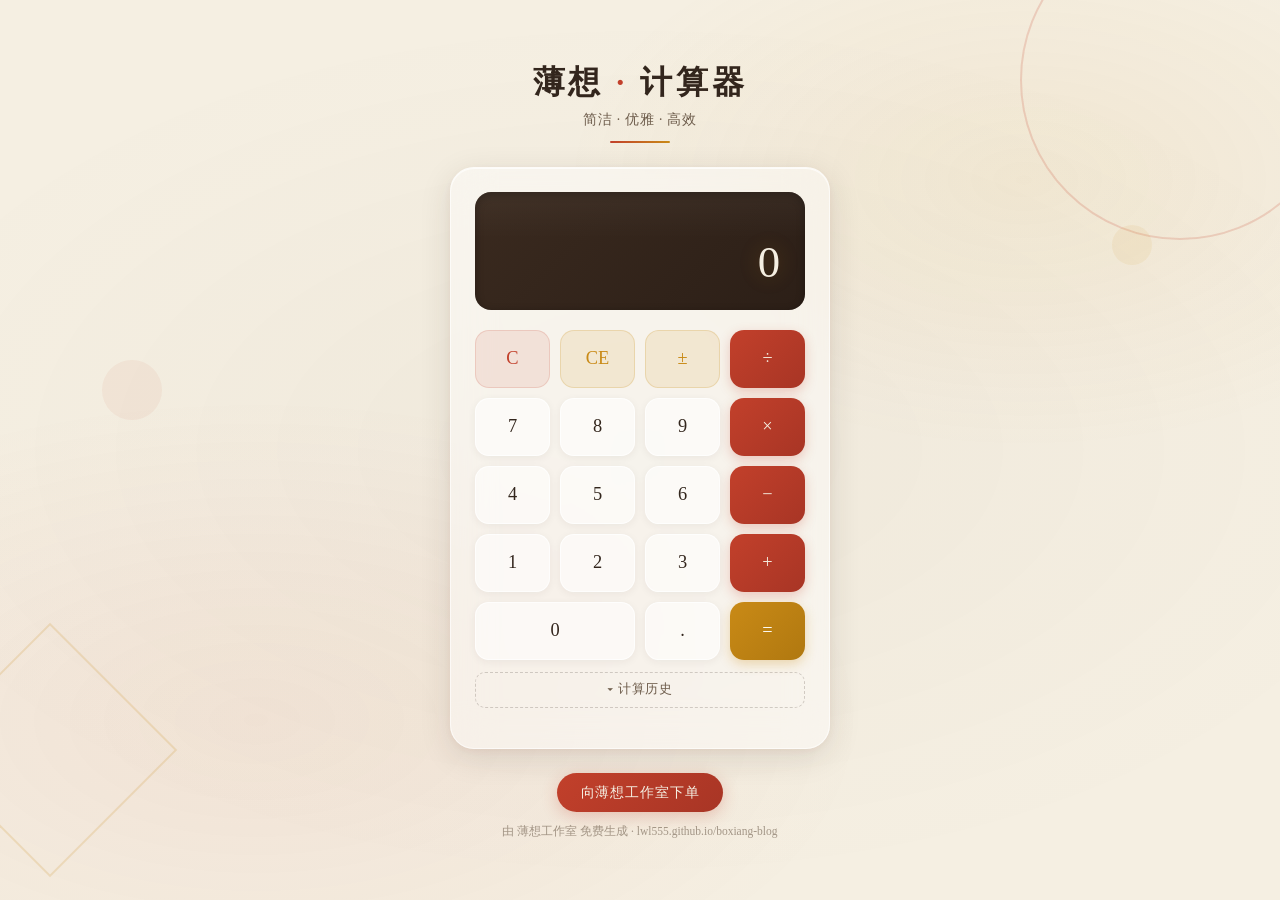
<file: sites/bx-sjdq6n/index.html>
<!DOCTYPE html>
<html lang="zh-CN">
<head>
<meta charset="UTF-8">
<meta name="viewport" content="width=device-width, initial-scale=1.0">
<title>薄想工作室 · 计算器</title>
<style>
*, *::before, *::after { margin: 0; padding: 0; box-sizing: border-box; }

:root {
  --bg: #f5efe2;
  --accent: #c2402b;
  --accent2: #c98a16;
  --text: #33261d;
  --muted: #6d5c4b;
  --card-bg: rgba(255,255,255,0.45);
  --shadow: rgba(51,38,29,0.12);
}

body {
  font-family: "PingFang SC", "Noto Serif SC", "Source Han Serif", Georgia, serif;
  background: var(--bg);
  color: var(--text);
  min-height: 100vh;
  display: flex;
  flex-direction: column;
  align-items: center;
  justify-content: center;
  overflow: hidden;
  position: relative;
}

body::before {
  content: "";
  position: fixed;
  inset: 0;
  background:
    radial-gradient(ellipse 80% 60% at 20% 80%, rgba(194,64,43,0.07) 0%, transparent 60%),
    radial-gradient(ellipse 60% 50% at 80% 20%, rgba(201,138,22,0.08) 0%, transparent 60%),
    radial-gradient(ellipse 90% 70% at 50% 50%, rgba(109,92,75,0.04) 0%, transparent 70%);
  pointer-events: none;
  z-index: 0;
}

/* 装饰几何 */
.deco {
  position: fixed;
  pointer-events: none;
  z-index: 0;
  opacity: 0.18;
}
.deco-1 {
  width: 320px; height: 320px;
  top: -80px; right: -60px;
  border: 2px solid var(--accent);
  border-radius: 50%;
  animation: spin 40s linear infinite;
}
.deco-2 {
  width: 180px; height: 180px;
  bottom: 60px; left: -40px;
  border: 2px solid var(--accent2);
  transform: rotate(45deg);
  animation: spin 30s linear infinite reverse;
}
.deco-3 {
  width: 60px; height: 60px;
  top: 40%; left: 8%;
  background: var(--accent);
  border-radius: 50%;
  opacity: 0.06;
  animation: float 6s ease-in-out infinite;
}
.deco-4 {
  width: 40px; height: 40px;
  top: 25%; right: 10%;
  background: var(--accent2);
  border-radius: 50%;
  opacity: 0.08;
  animation: float 8s ease-in-out infinite reverse;
}

@keyframes spin { to { transform: rotate(360deg); } }
@keyframes float {
  0%, 100% { transform: translateY(0); }
  50% { transform: translateY(-20px); }
}

/* 头部 */
.header {
  position: relative;
  z-index: 1;
  text-align: center;
  margin-bottom: 24px;
  animation: fadeDown 0.8s ease both;
}
.header h1 {
  font-size: clamp(1.4rem, 4vw, 2rem);
  font-weight: 700;
  color: var(--text);
  letter-spacing: 0.12em;
}
.header h1 span { color: var(--accent); }
.header p {
  font-size: 0.85rem;
  color: var(--muted);
  margin-top: 6px;
  letter-spacing: 0.06em;
}
.header .line {
  width: 60px; height: 2px;
  background: linear-gradient(90deg, var(--accent), var(--accent2));
  margin: 12px auto 0;
  border-radius: 2px;
}

@keyframes fadeDown {
  from { opacity: 0; transform: translateY(-20px); }
  to { opacity: 1; transform: translateY(0); }
}

/* 计算器主体 */
.calc-wrapper {
  position: relative;
  z-index: 1;
  animation: fadeUp 0.8s 0.2s ease both;
}

@keyframes fadeUp {
  from { opacity: 0; transform: translateY(30px); }
  to { opacity: 1; transform: translateY(0); }
}

.calc {
  width: clamp(300px, 80vw, 380px);
  background: var(--card-bg);
  backdrop-filter: blur(20px);
  -webkit-backdrop-filter: blur(20px);
  border: 1px solid rgba(255,255,255,0.6);
  border-radius: 24px;
  padding: 24px;
  box-shadow:
    0 8px 32px var(--shadow),
    0 2px 8px rgba(194,64,43,0.06),
    inset 0 1px 0 rgba(255,255,255,0.7);
}

/* 显示屏 */
.display {
  background: linear-gradient(135deg, #3a2a1f 0%, #2c1f17 100%);
  border-radius: 16px;
  padding: 20px 24px;
  margin-bottom: 20px;
  min-height: 110px;
  display: flex;
  flex-direction: column;
  justify-content: flex-end;
  align-items: flex-end;
  position: relative;
  overflow: hidden;
  box-shadow: inset 0 2px 8px rgba(0,0,0,0.3);
}
.display::before {
  content: "";
  position: absolute;
  top: 0; left: 0; right: 0;
  height: 40%;
  background: linear-gradient(180deg, rgba(255,255,255,0.04) 0%, transparent 100%);
  border-radius: 16px 16px 0 0;
  pointer-events: none;
}
.display .expr {
  font-size: 0.95rem;
  color: rgba(201,138,22,0.7);
  font-family: "Courier New", monospace;
  min-height: 24px;
  word-break: break-all;
  text-align: right;
  width: 100%;
}
.display .result {
  font-size: clamp(2rem, 8vw, 2.8rem);
  color: #f5efe2;
  font-weight: 300;
  letter-spacing: 0.02em;
  word-break: break-all;
  text-align: right;
  width: 100%;
  text-shadow: 0 0 20px rgba(201,138,22,0.3);
  line-height: 1.2;
}

/* 按钮网格 */
.buttons {
  display: grid;
  grid-template-columns: repeat(4, 1fr);
  gap: 10px;
}

.btn {
  height: 58px;
  border: none;
  border-radius: 14px;
  font-size: 1.15rem;
  font-family: inherit;
  cursor: pointer;
  transition: all 0.15s ease;
  position: relative;
  overflow: hidden;
  font-weight: 500;
}
.btn::after {
  content: "";
  position: absolute;
  inset: 0;
  background: radial-gradient(circle at var(--x, 50%) var(--y, 50%), rgba(255,255,255,0.2) 0%, transparent 60%);
  opacity: 0;
  transition: opacity 0.3s;
}
.btn:hover::after { opacity: 1; }
.btn:active { transform: scale(0.95); }

/* 数字键 */
.btn-num {
  background: rgba(255,255,255,0.55);
  color: var(--text);
  border: 1px solid rgba(255,255,255,0.7);
  box-shadow: 0 2px 8px rgba(51,38,29,0.06);
}
.btn-num:hover {
  background: rgba(255,255,255,0.8);
  box-shadow: 0 4px 16px rgba(51,38,29,0.1);
}

/* 运算符 */
.btn-op {
  background: linear-gradient(135deg, var(--accent) 0%, #a83525 100%);
  color: #f5efe2;
  box-shadow: 0 4px 12px rgba(194,64,43,0.25);
}
.btn-op:hover {
  box-shadow: 0 6px 20px rgba(194,64,43,0.35);
  transform: translateY(-1px);
}

/* 功能键 */
.btn-fn {
  background: rgba(201,138,22,0.12);
  color: var(--accent2);
  border: 1px solid rgba(201,138,22,0.2);
}
.btn-fn:hover {
  background: rgba(201,138,22,0.22);
}

/* 等号键 */
.btn-eq {
  background: linear-gradient(135deg, var(--accent2) 0%, #b07810 100%);
  color: #fff;
  box-shadow: 0 4px 12px rgba(201,138,22,0.3);
}
.btn-eq:hover {
  box-shadow: 0 6px 20px rgba(201,138,22,0.4);
  transform: translateY(-1px);
}

/* 清除键 */
.btn-clear {
  background: rgba(194,64,43,0.1);
  color: var(--accent);
  border: 1px solid rgba(194,64,43,0.15);
}
.btn-clear:hover {
  background: rgba(194,64,43,0.18);
}

.btn-0 { grid-column: span 2; }

/* 历史记录 */
.history-panel {
  margin-top: 16px;
  max-height: 0;
  overflow: hidden;
  transition: max-height 0.4s ease, opacity 0.3s;
  opacity: 0;
}
.history-panel.open {
  max-height: 200px;
  opacity: 1;
}
.history-panel-inner {
  background: rgba(255,255,255,0.3);
  border-radius: 12px;
  padding: 12px 16px;
  max-height: 160px;
  overflow-y: auto;
}
.history-item {
  display: flex;
  justify-content: space-between;
  padding: 6px 0;
  border-bottom: 1px solid rgba(51,38,29,0.06);
  font-size: 0.85rem;
  cursor: pointer;
  transition: color 0.15s;
  color: var(--muted);
}
.history-item:hover { color: var(--accent); }
.history-item:last-child { border-bottom: none; }
.history-item .h-expr { font-family: monospace; }
.history-item .h-result { font-weight: 600; }

.history-toggle {
  margin-top: 12px;
  width: 100%;
  height: 36px;
  background: none;
  border: 1px dashed rgba(51,38,29,0.2);
  border-radius: 10px;
  color: var(--muted);
  font-family: inherit;
  font-size: 0.8rem;
  cursor: pointer;
  transition: all 0.15s;
  letter-spacing: 0.05em;
}
.history-toggle:hover {
  border-color: var(--accent);
  color: var(--accent);
}

/* 页脚 */
.footer {
  position: relative;
  z-index: 1;
  margin-top: 24px;
  text-align: center;
  animation: fadeUp 0.8s 0.4s ease both;
}
.footer a {
  display: inline-block;
  padding: 10px 24px;
  background: linear-gradient(135deg, var(--accent) 0%, #a83525 100%);
  color: #f5efe2;
  text-decoration: none;
  border-radius: 30px;
  font-size: 0.9rem;
  letter-spacing: 0.06em;
  box-shadow: 0 4px 16px rgba(194,64,43,0.25);
  transition: all 0.2s;
}
.footer a:hover {
  transform: translateY(-2px);
  box-shadow: 0 6px 24px rgba(194,64,43,0.35);
}
.footer .credit {
  margin-top: 12px;
  font-size: 0.72rem;
  color: var(--muted);
  opacity: 0.6;
}

/* 响应式 */
@media (max-width: 400px) {
  .calc { padding: 16px; border-radius: 18px; }
  .btn { height: 50px; font-size: 1rem; border-radius: 12px; }
  .buttons { gap: 8px; }
  .display { padding: 16px 18px; min-height: 90px; }
}
</style>
</head>
<body>

<!-- 装饰元素 -->
<div class="deco deco-1"></div>
<div class="deco deco-2"></div>
<div class="deco deco-3"></div>
<div class="deco deco-4"></div>

<!-- 头部 -->
<div class="header">
  <h1>薄想 <span>·</span> 计算器</h1>
  <p>简洁 · 优雅 · 高效</p>
  <div class="line"></div>
</div>

<!-- 计算器主体 -->
<div class="calc-wrapper">
  <div class="calc">
    <!-- 显示屏 -->
    <div class="display">
      <div class="expr" id="expr"></div>
      <div class="result" id="result">0</div>
    </div>

    <!-- 按钮 -->
    <div class="buttons">
      <button class="btn btn-clear" data-action="clear">C</button>
      <button class="btn btn-fn" data-action="ce">CE</button>
      <button class="btn btn-fn" data-action="sign">±</button>
      <button class="btn btn-op" data-action="op" data-value="÷">÷</button>

      <button class="btn btn-num" data-action="num" data-value="7">7</button>
      <button class="btn btn-num" data-action="num" data-value="8">8</button>
      <button class="btn btn-num" data-action="num" data-value="9">9</button>
      <button class="btn btn-op" data-action="op" data-value="×">×</button>

      <button class="btn btn-num" data-action="num" data-value="4">4</button>
      <button class="btn btn-num" data-action="num" data-value="5">5</button>
      <button class="btn btn-num" data-action="num" data-value="6">6</button>
      <button class="btn btn-op" data-action="op" data-value="−">−</button>

      <button class="btn btn-num" data-action="num" data-value="1">1</button>
      <button class="btn btn-num" data-action="num" data-value="2">2</button>
      <button class="btn btn-num" data-action="num" data-value="3">3</button>
      <button class="btn btn-op" data-action="op" data-value="+">+</button>

      <button class="btn btn-num btn-0" data-action="num" data-value="0">0</button>
      <button class="btn btn-num" data-action="dot">.</button>
      <button class="btn btn-eq" data-action="equal">=</button>
    </div>

    <!-- 历史 -->
    <button class="history-toggle" id="historyToggle">▾ 计算历史</button>
    <div class="history-panel" id="historyPanel">
      <div class="history-panel-inner" id="historyList"></div>
    </div>
  </div>
</div>

<!-- 页脚 -->
<div class="footer">
  <a href="https://lwl555.github.io/boxiang-blog/#order">向薄想工作室下单</a>
  <div class="credit">由 薄想工作室 免费生成 · lwl555.github.io/boxiang-blog</div>
</div>

<script>
(function() {
  'use strict';

  // 状态
  let currentInput = '0';
  let previousInput = '';
  let operator = null;
  let shouldResetScreen = false;
  let expression = '';
  let history = [];

  // DOM
  const resultEl = document.getElementById('result');
  const exprEl = document.getElementById('expr');
  const historyPanel = document.getElementById('historyPanel');
  const historyList = document.getElementById('historyList');
  const historyToggle = document.getElementById('historyToggle');

  // 加载历史
  try {
    const saved = localStorage.getItem('bx_calc_history');
    if (saved) history = JSON.parse(saved);
  } catch(e) {}
  renderHistory();

  // 更新显示
  function updateDisplay() {
    resultEl.textContent = currentInput;
    exprEl.textContent = expression;

    // 自适应字号
    const len = currentInput.length;
    if (len > 12) resultEl.style.fontSize = '1.4rem';
    else if (len > 9) resultEl.style.fontSize = '1.8rem';
    else resultEl.style.fontSize = '';
  }

  // 输入数字
  function inputNum(val) {
    if (shouldResetScreen) {
      currentInput = val;
      shouldResetScreen = false;
    } else {
      if (currentInput === '0' && val !== '.') {
        currentInput = val;
      } else {
        if (currentInput.length >= 15) return;
        currentInput += val;
      }
    }
    updateDisplay();
  }

  // 输入运算符
  function inputOp(op) {
    const current = parseFloat(currentInput);
    if (operator && !shouldResetScreen) {
      const prev = parseFloat(previousInput);
      const result = calculate(prev, current, operator);
      currentInput = formatResult(result);
      expression = currentInput + ' ' + op;
    } else {
      expression = currentInput + ' ' + op;
    }
    previousInput = currentInput;
    operator = op;
    shouldResetScreen = true;
    updateDisplay();
  }

  // 计算
  function calculate(a, b, op) {
    switch(op) {
      case '+': return a + b;
      case '−': return a - b;
      case '×': return a * b;
      case '÷': return b !== 0 ? a / b : NaN;
      default: return b;
    }
  }

  // 格式化结果
  function formatResult(num) {
    if (isNaN(num)) return '错误';
    if (!isFinite(num)) return '错误';
    const str = parseFloat(num.toFixed(10)).toString();
    return str;
  }

  // 等号
  function inputEqual() {
    if (!operator) return;
    const current = parseFloat(currentInput);
    const prev = parseFloat(previousInput);
    const result = calculate(prev, current, operator);
    const resultStr = formatResult(result);
    const fullExpr = previousInput + ' ' + operator + ' ' + currentInput;

    // 加入历史
    const record = { expr: fullExpr, result: resultStr, time: Date.now() };
    history.unshift(record);
    if (history.length > 20) history.pop();
    try { localStorage.setItem('bx_calc_history', JSON.stringify(history)); } catch(e) {}
    renderHistory();

    expression = fullExpr + ' =';
    currentInput = resultStr;
    operator = null;
    previousInput = '';
    shouldResetScreen = true;
    updateDisplay();
  }

  // 清除
  function inputClear() {
    currentInput = '0';
    previousInput = '';
    operator = null;
    expression = '';
    shouldResetScreen = false;
    updateDisplay();
  }

  // 清除输入
  function inputCE() {
    currentInput = '0';
    updateDisplay();
  }

  // 正负切换
  function inputSign() {
    if (currentInput === '0') return;
    if (currentInput.startsWith('-')) {
      currentInput = currentInput.slice(1);
    } else {
      currentInput = '-' + currentInput;
    }
    updateDisplay();
  }

  // 小数点
  function inputDot() {
    if (shouldResetScreen) {
      currentInput = '0.';
      shouldResetScreen = false;
      updateDisplay();
      return;
    }
    if (!currentInput.includes('.')) {
      currentInput += '.';
      updateDisplay();
    }
  }

  // 渲染历史
  function renderHistory() {
    if (history.length === 0) {
      historyList.innerHTML = '<div style="color:var(--muted);font-size:0.8rem;text-align:center;padding:8px;">暂无计算记录</div>';
      return;
    }
    historyList.innerHTML = history.map((h, i) => `
      <div class="history-item" data-idx="${i}">
        <span class="h-expr">${h.expr}</span>
        <span class="h-result">= ${h.result}</span>
      </div>
    `).join('');

    historyList.querySelectorAll('.history-item').forEach(el => {
      el.addEventListener('click', () => {
        const idx = parseInt(el.dataset.idx);
        currentInput = history[idx].result;
        shouldResetScreen = true;
        expression = history[idx].expr + ' =';
        updateDisplay();
      });
    });
  }

  // 按钮点击
  document.querySelector('.buttons').addEventListener('click', e => {
    const btn = e.target.closest('.btn');
    if (!btn) return;
    const action = btn.dataset.action;
    const val = btn.dataset.value;

    switch(action) {
      case 'num': inputNum(val); break;
      case 'op': inputOp(val); break;
      case 'equal': inputEqual(); break;
      case 'clear': inputClear(); break;
      case 'ce': inputCE(); break;
      case 'sign': inputSign(); break;
      case 'dot': inputDot(); break;
    }
  });

  // 历史切换
  historyToggle.addEventListener('click', () => {
    historyPanel.classList.toggle('open');
    historyToggle.textContent = historyPanel.classList.contains('open') ? '▴ 计算历史' : '▾ 计算历史';
  });

  // 按钮光晕跟随鼠标
  document.querySelectorAll('.btn').forEach(btn => {
    btn.addEventListener('mousemove', e => {
      const rect = btn.getBoundingClientRect();
      btn.style.setProperty('--x', ((e.clientX - rect.left) / rect.width * 100) + '%');
      btn.style.setProperty('--y', ((e.clientY - rect.top) / rect.height * 100) + '%');
    });
  });

  // 键盘支持
  document.addEventListener('keydown', e => {
    const key = e.key;
    if (/^[0-9]$/.test(key)) inputNum(key);
    else if (key === '.') inputDot();
    else if (key === '+') inputOp('+');
    else if (key === '-') inputOp('−');
    else if (key === '*') inputOp('×');
    else if (key === '/') { e.preventDefault(); inputOp('÷'); }
    else if (key === 'Enter' || key === '=') inputEqual();
    else if (key === 'Escape') inputClear();
    else if (key === 'Backspace') {
      if (!shouldResetScreen && currentInput.length > 1) {
        currentInput = currentInput.slice(0, -1);
      } else {
        currentInput = '0';
      }
      updateDisplay();
    }
  });

  updateDisplay();
})();
</script>
</body>
</html>
</file>
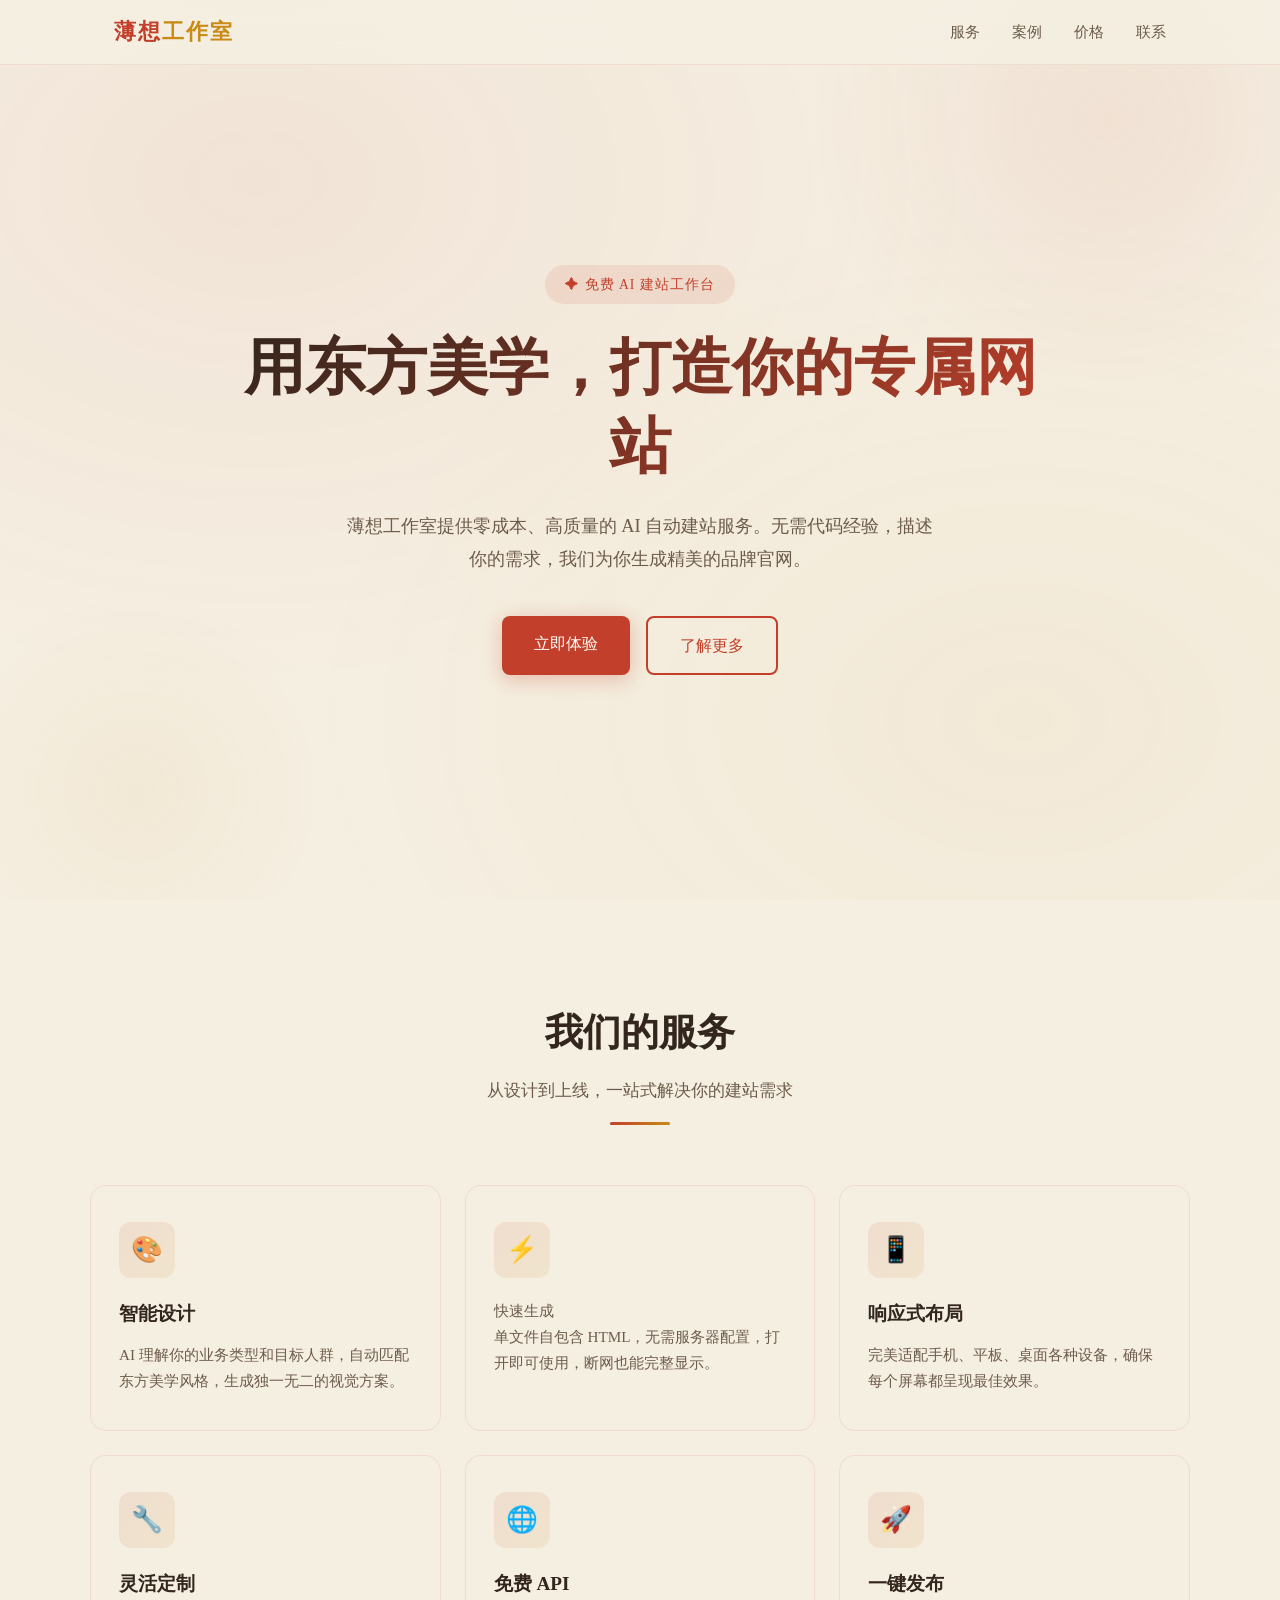
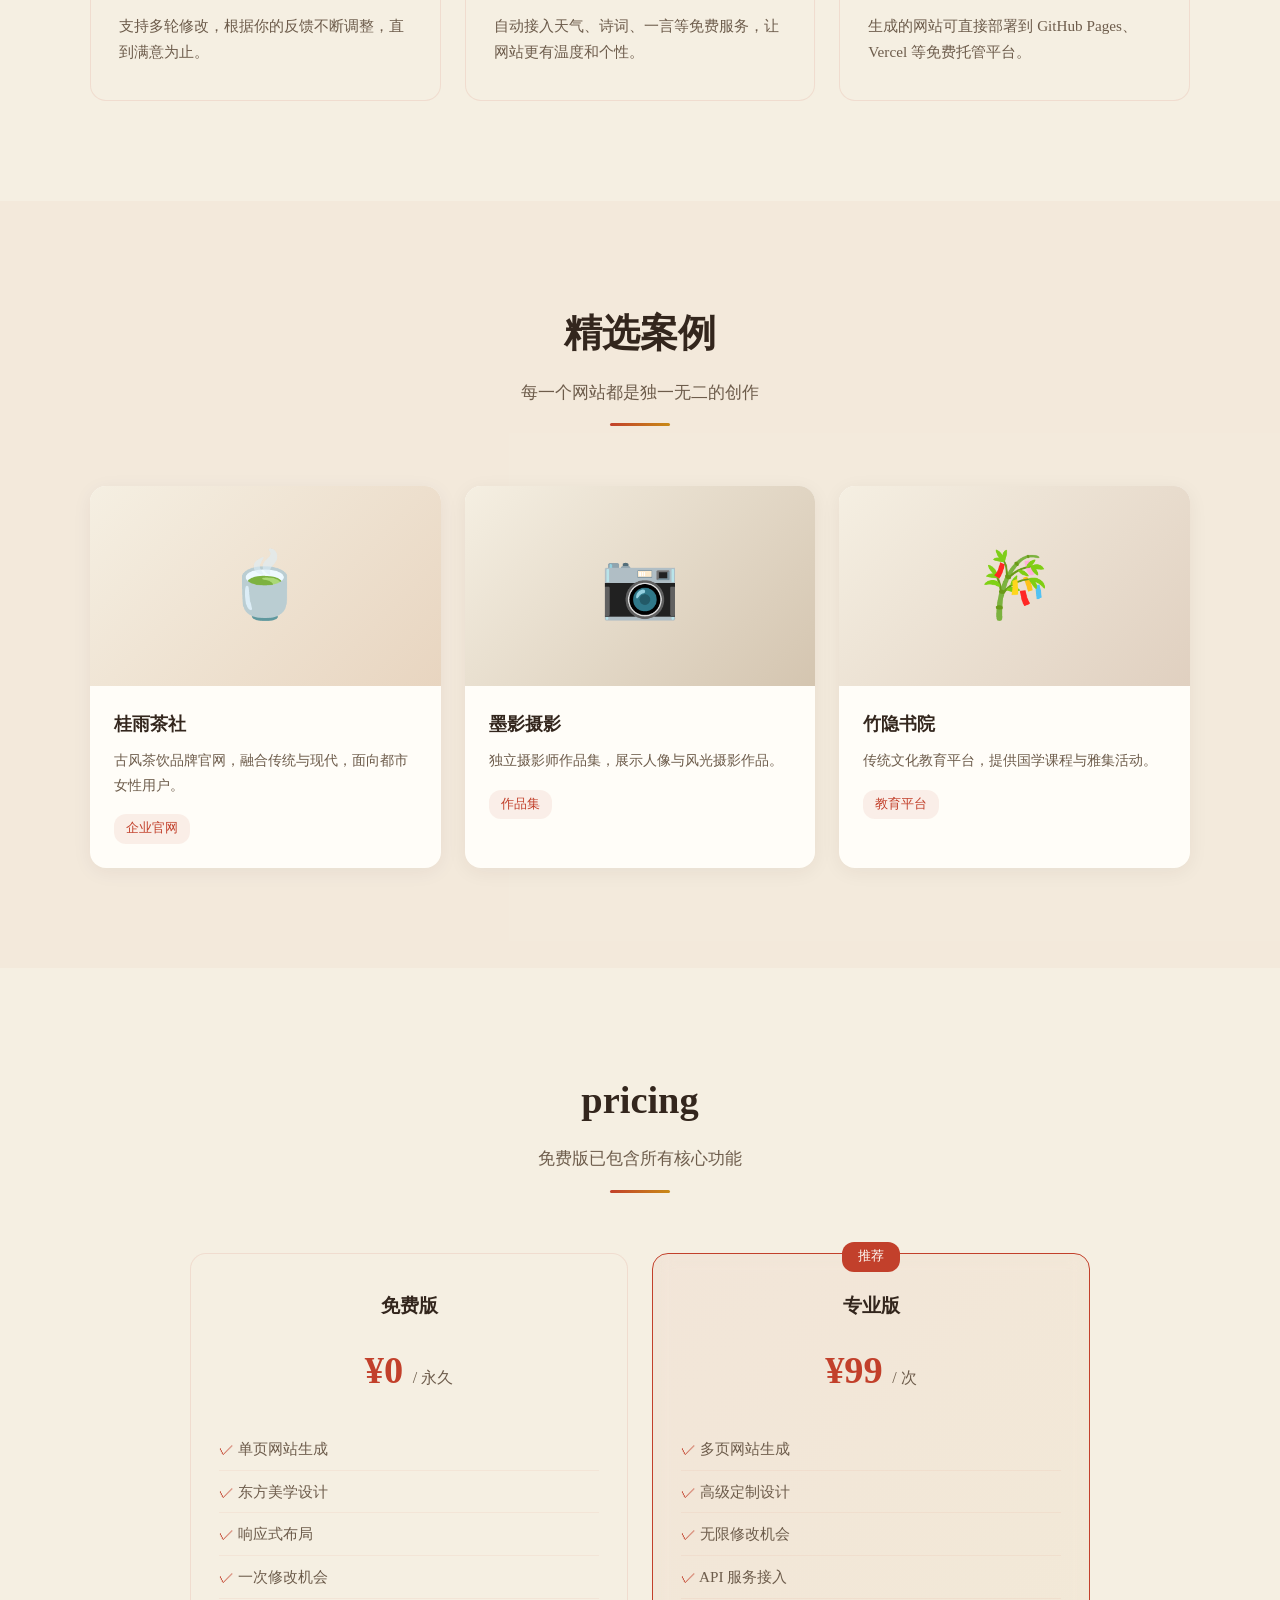
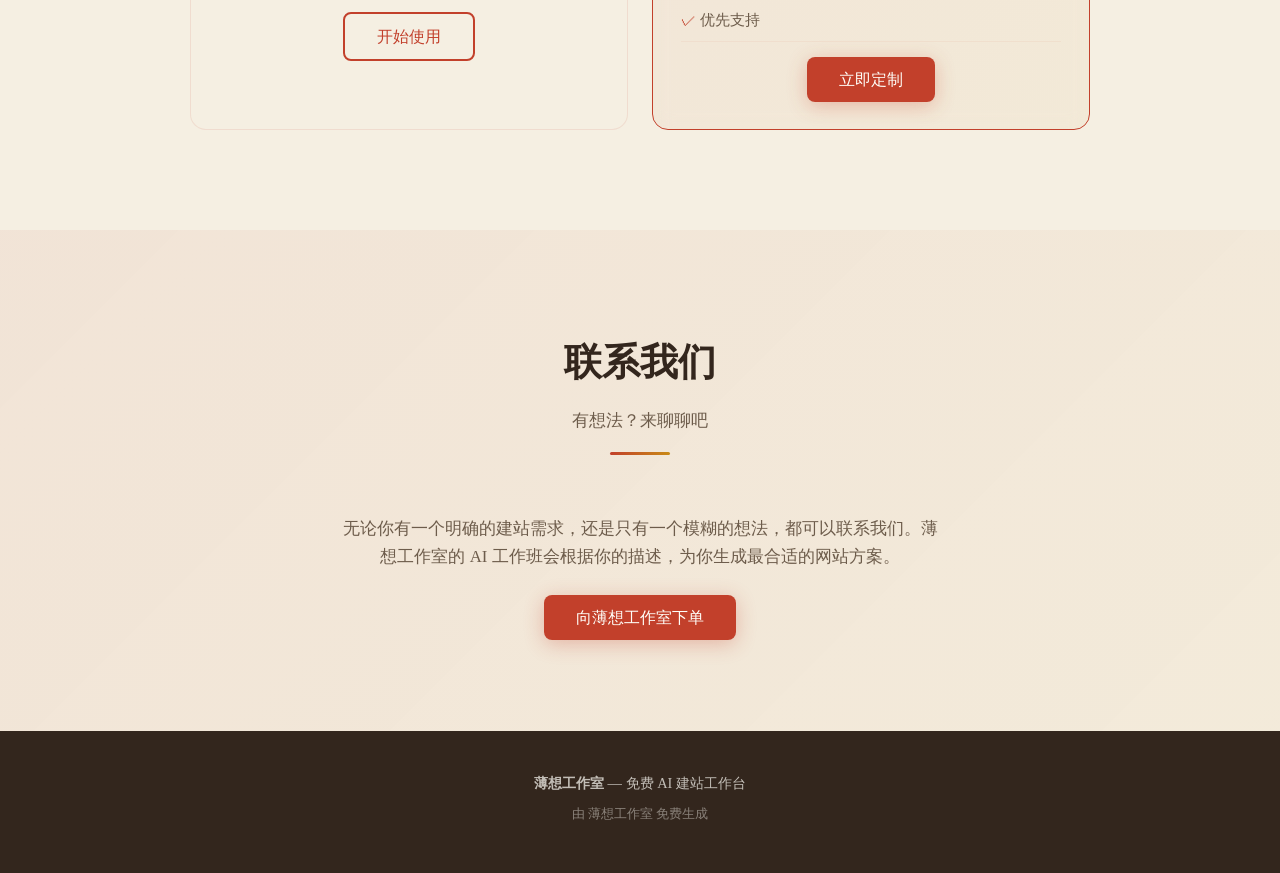
<file: sites/bx-zdmtyr/index.html>
<!DOCTYPE html>
<html lang="zh-CN">
<head>
<meta charset="UTF-8">
<meta name="viewport" content="width=device-width, initial-scale=1.0">
<title>薄想工作室 — 免费 AI 建站工作台</title>
<style>
*,*::before,*::after{margin:0;padding:0;box-sizing:border-box}
:root{
--bg:#f5efe2;--accent:#c2402b;--gold:#c98a16;--text:#33261d;
--muted:#6d5c4b;--white:#fffdf8;--card:rgba(245,239,226,.85);
}
html{scroll-behavior:smooth;font-size:16px}
body{
font-family:"PingFang SC","Hiragino Sans GB","Microsoft YaHei",serif;
background:var(--bg);color:var(--text);line-height:1.7;
overflow-x:hidden;
}
/* 装饰背景 */
body::before{
content:"";position:fixed;top:0;left:0;right:0;bottom:0;
background:
radial-gradient(ellipse at 20% 20%,rgba(194,64,43,.06) 0%,transparent 50%),
radial-gradient(ellipse at 80% 80%,rgba(201,138,22,.05) 0%,transparent 50%);
pointer-events:none;z-index:-1;
}
/* 导航 */
.nav{
position:fixed;top:0;left:0;right:0;z-index:1000;
background:rgba(245,239,226,.92);
backdrop-filter:blur(12px);
border-bottom:1px solid rgba(194,64,43,.1);
transition:all .3s ease;
}
.nav-inner{
max-width:1100px;margin:0 auto;padding:0 24px;
display:flex;align-items:center;justify-content:space-between;
height:64px;
}
.logo{
font-size:1.4rem;font-weight:700;color:var(--accent);
letter-spacing:2px;
}
.logo span{color:var(--gold)}
.nav-links{display:flex;gap:32px;list-style:none}
.nav-links a{
color:var(--muted);text-decoration:none;font-size:.95rem;
transition:color .3s;position:relative;
}
.nav-links a::after{
content:"";position:absolute;bottom:-4px;left:0;width:0;height:2px;
background:var(--accent);transition:width .3s;
}
.nav-links a:hover{color:var(--accent)}
.nav-links a:hover::after{width:100%}
.menu-toggle{
display:none;background:none;border:none;cursor:pointer;
flex-direction:column;gap:5px;padding:8px;
}
.menu-toggle span{
width:24px;height:2px;background:var(--text);
transition:all .3s;display:block;
}
/* Hero */
.hero{
min-height:100vh;display:flex;align-items:center;justify-content:center;
padding:120px 24px 80px;position:relative;overflow:hidden;
}
.hero::before{
content:"";position:absolute;top:-20%;right:-10%;
width:600px;height:600px;
background:radial-gradient(circle,rgba(194,64,43,.08) 0%,transparent 70%);
border-radius:50%;
}
.hero::after{
content:"";position:absolute;bottom:-10%;left:-5%;
width:400px;height:400px;
background:radial-gradient(circle,rgba(201,138,22,.06) 0%,transparent 70%);
border-radius:50%;
}
.hero-content{
max-width:800px;text-align:center;position:relative;z-index:1;
}
.hero-badge{
display:inline-block;padding:8px 20px;
background:rgba(194,64,43,.1);color:var(--accent);
border-radius:20px;font-size:.85rem;margin-bottom:24px;
letter-spacing:1px;
}
.hero h1{
font-size:clamp(2.2rem,5vw,3.8rem);font-weight:800;
line-height:1.3;margin-bottom:24px;
background:linear-gradient(135deg,var(--text) 0%,var(--accent) 100%);
-webkit-background-clip:text;-webkit-text-fill-color:transparent;
background-clip:text;
}
.hero p{
font-size:1.15rem;color:var(--muted);max-width:600px;
margin:0 auto 40px;line-height:1.8;
}
.hero-btns{display:flex;gap:16px;justify-content:center;flex-wrap:wrap}
.btn{
padding:14px 32px;border-radius:8px;font-size:1rem;
text-decoration:none;transition:all .3s;cursor:pointer;
border:none;font-family:inherit;
}
.btn-primary{
background:var(--accent);color:var(--white);
box-shadow:0 4px 20px rgba(194,64,43,.3);
}
.btn-primary:hover{
transform:translateY(-2px);
box-shadow:0 6px 28px rgba(194,64,43,.4);
}
.btn-secondary{
background:transparent;color:var(--accent);
border:2px solid var(--accent);
}
.btn-secondary:hover{
background:var(--accent);color:var(--white);
}
/* 滚动动画 */
.fade-up{
opacity:0;transform:translateY(30px);
transition:opacity .6s ease,transform .6s ease;
}
.fade-up.visible{opacity:1;transform:translateY(0)}
/* 板块通用 */
section{padding:100px 24px}
.section-title{
text-align:center;margin-bottom:60px;
}
.section-title h2{
font-size:clamp(1.8rem,3vw,2.4rem);font-weight:700;
color:var(--text);margin-bottom:12px;
}
.section-title p{color:var(--muted);font-size:1.05rem}
.section-title::after{
content:"";display:block;width:60px;height:3px;
background:linear-gradient(90deg,var(--accent),var(--gold));
margin:16px auto 0;border-radius:2px;
}
/* 服务卡片 */
.services-grid{
display:grid;grid-template-columns:repeat(auto-fit,minmax(280px,1fr));
gap:24px;max-width:1100px;margin:0 auto;
}
.service-card{
background:var(--card);
backdrop-filter:blur(10px);
border:1px solid rgba(194,64,43,.1);
border-radius:16px;padding:36px 28px;
transition:all .3s ease;position:relative;overflow:hidden;
}
.service-card::before{
content:"";position:absolute;top:0;left:0;right:0;height:3px;
background:linear-gradient(90deg,var(--accent),var(--gold));
transform:scaleX(0);transition:transform .3s;transform-origin:left;
}
.service-card:hover{
transform:translateY(-4px);
box-shadow:0 12px 40px rgba(194,64,43,.12);
}
.service-card:hover::before{transform:scaleX(1)}
.service-icon{
width:56px;height:56px;border-radius:12px;
background:linear-gradient(135deg,rgba(194,64,43,.1),rgba(201,138,22,.1));
display:flex;align-items:center;justify-content:center;
font-size:1.6rem;margin-bottom:20px;
}
.service-card h3{font-size:1.2rem;margin-bottom:12px;color:var(--text)}
.service-card p{color:var(--muted);font-size:.95rem;line-height:1.7}
/* 案例展示 */
.cases{background:rgba(194,64,43,.03)}
.cases-grid{
display:grid;grid-template-columns:repeat(auto-fit,minmax(300px,1fr));
gap:24px;max-width:1100px;margin:0 auto;
}
.case-card{
background:var(--white);border-radius:16px;overflow:hidden;
box-shadow:0 4px 20px rgba(51,38,29,.06);
transition:all .3s;
}
.case-card:hover{
transform:translateY(-4px);
box-shadow:0 12px 40px rgba(51,38,29,.12);
}
.case-thumb{
height:200px;position:relative;overflow:hidden;
}
.case-thumb-inner{
width:100%;height:100%;
display:flex;align-items:center;justify-content:center;
font-size:4rem;
transition:transform .5s;
}
.case-card:hover .case-thumb-inner{transform:scale(1.05)}
.case-info{padding:24px}
.case-info h3{font-size:1.1rem;margin-bottom:8px;color:var(--text)}
.case-info p{color:var(--muted);font-size:.9rem;margin-bottom:16px}
.case-tag{
display:inline-block;padding:4px 12px;
background:rgba(194,64,43,.08);color:var(--accent);
border-radius:12px;font-size:.8rem;
}
/* 价格 */
.pricing-grid{
display:grid;grid-template-columns:repeat(auto-fit,minmax(260px,1fr));
gap:24px;max-width:900px;margin:0 auto;
}
.price-card{
background:var(--card);backdrop-filter:blur(10px);
border:1px solid rgba(194,64,43,.1);
border-radius:16px;padding:36px 28px;text-align:center;
transition:all .3s;
}
.price-card.featured{
border-color:var(--accent);
background:linear-gradient(135deg,rgba(194,64,43,.05),rgba(201,138,22,.05));
position:relative;
}
.price-card.featured::before{
content:"推荐";position:absolute;top:-12px;left:50%;
transform:translateX(-50%);
background:var(--accent);color:var(--white);
padding:4px 16px;border-radius:12px;font-size:.8rem;
}
.price-card h3{font-size:1.2rem;margin-bottom:8px;color:var(--text)}
.price-card .price{
font-size:2.4rem;font-weight:800;color:var(--accent);
margin:16px 0;
}
.price-card .price span{font-size:1rem;color:var(--muted);font-weight:400}
.price-card ul{
list-style:none;text-align:left;margin:24px 0;
}
.price-card li{
padding:8px 0;color:var(--muted);font-size:.95rem;
border-bottom:1px solid rgba(194,64,43,.06);
}
.price-card li::before{content:"✓ ";color:var(--accent)}
/* 联系 */
.contact{
background:linear-gradient(135deg,rgba(194,64,43,.06),rgba(201,138,22,.04));
}
.contact-box{
max-width:600px;margin:0 auto;text-align:center;
}
.contact-box p{color:var(--muted);margin-bottom:32px;font-size:1.05rem}
/* 页脚 */
.footer{
background:var(--text);color:rgba(255,253,248,.7);
padding:40px 24px;text-align:center;
}
.footer p{font-size:.9rem;margin-bottom:8px}
.footer a{color:var(--gold);text-decoration:none}
.footer a:hover{text-decoration:underline}
.footer .small{font-size:.8rem;opacity:.6}
/* 响应式 */
@media(max-width:768px){
.nav-links{
position:fixed;top:64px;left:0;right:0;
background:rgba(245,239,226,.98);
flex-direction:column;padding:24px;
gap:20px;
transform:translateY(-120%);transition:transform .3s;
box-shadow:0 8px 20px rgba(0,0,0,.1);
}
.nav-links.active{transform:translateY(0)}
.menu-toggle{display:flex}
.menu-toggle.active span:nth-child(1){transform:rotate(45deg) translate(5px,5px)}
.menu-toggle.active span:nth-child(2){opacity:0}
.menu-toggle.active span:nth-child(3){transform:rotate(-45deg) translate(5px,-5px)}
.hero{padding:100px 24px 60px}
section{padding:60px 24px}
}
</style>
</head>
<body>
<nav class="nav">
<div class="nav-inner">
<div class="logo">薄想<span>工作室</span></div>
<ul class="nav-links" id="navLinks">
<li><a href="#services">服务</a></li>
<li><a href="#cases">案例</a></li>
<li><a href="#pricing">价格</a></li>
<li><a href="#contact">联系</a></li>
</ul>
<button class="menu-toggle" id="menuToggle" aria-label="菜单">
<span></span><span></span><span></span>
</button>
</div>
</nav>

<section class="hero">
<div class="hero-content fade-up">
<div class="hero-badge">✦ 免费 AI 建站工作台</div>
<h1>用东方美学，打造你的专属网站</h1>
<p>薄想工作室提供零成本、高质量的 AI 自动建站服务。无需代码经验，描述你的需求，我们为你生成精美的品牌官网。</p>
<div class="hero-btns">
<a href="#contact" class="btn btn-primary">立即体验</a>
<a href="#services" class="btn btn-secondary">了解更多</a>
</div>
</div>
</section>

<section id="services">
<div class="section-title fade-up">
<h2>我们的服务</h2>
<p>从设计到上线，一站式解决你的建站需求</p>
</div>
<div class="services-grid">
<div class="service-card fade-up">
<div class="service-icon">🎨</div>
<h3>智能设计</h3>
<p>AI 理解你的业务类型和目标人群，自动匹配东方美学风格，生成独一无二的视觉方案。</p>
</div>
<div class="service-card fade-up">
<div class="service-icon">⚡</div>
<p>快速生成</h3>
<p>单文件自包含 HTML，无需服务器配置，打开即可使用，断网也能完整显示。</p>
</div>
<div class="service-card fade-up">
<div class="service-icon">📱</div>
<h3>响应式布局</h3>
<p>完美适配手机、平板、桌面各种设备，确保每个屏幕都呈现最佳效果。</p>
</div>
<div class="service-card fade-up">
<div class="service-icon">🔧</div>
<h3>灵活定制</h3>
<p>支持多轮修改，根据你的反馈不断调整，直到满意为止。</p>
</div>
<div class="service-card fade-up">
<div class="service-icon">🌐</div>
<h3>免费 API</h3>
<p>自动接入天气、诗词、一言等免费服务，让网站更有温度和个性。</p>
</div>
<div class="service-card fade-up">
<div class="service-icon">🚀</div>
<h3>一键发布</h3>
<p>生成的网站可直接部署到 GitHub Pages、Vercel 等免费托管平台。</p>
</div>
</div>
</section>

<section id="cases" class="cases">
<div class="section-title fade-up">
<h2>精选案例</h2>
<p>每一个网站都是独一无二的创作</p>
</div>
<div class="cases-grid">
<div class="case-card fade-up">
<div class="case-thumb">
<div class="case-thumb-inner" style="background:linear-gradient(135deg,#f5efe2,#e8d5c0)">
<span>🍵</span>
</div>
</div>
<div class="case-info">
<h3>桂雨茶社</h3>
<p>古风茶饮品牌官网，融合传统与现代，面向都市女性用户。</p>
<span class="case-tag">企业官网</span>
</div>
</div>
<div class="case-card fade-up">
<div class="case-thumb">
<div class="case-thumb-inner" style="background:linear-gradient(135deg,#f5efe2,#d4c5b0)">
<span>📷</span>
</div>
</div>
<div class="case-info">
<h3>墨影摄影</h3>
<p>独立摄影师作品集，展示人像与风光摄影作品。</p>
<span class="case-tag">作品集</span>
</div>
</div>
<div class="case-card fade-up">
<div class="case-thumb">
<div class="case-thumb-inner" style="background:linear-gradient(135deg,#f5efe2,#e0d0c0)">
<span>🎋</span>
</div>
</div>
<div class="case-info">
<h3>竹隐书院</h3>
<p>传统文化教育平台，提供国学课程与雅集活动。</p>
<span class="case-tag">教育平台</span>
</div>
</div>
</div>
</section>

<section id="pricing">
<div class="section-title fade-up">
<h2> pricing</h2>
<p>免费版已包含所有核心功能</p>
</div>
<div class="pricing-grid">
<div class="price-card fade-up">
<h3>免费版</h3>
<div class="price">¥0 <span>/ 永久</span></div>
<ul>
<li>单页网站生成</li>
<li>东方美学设计</li>
<li>响应式布局</li>
<li>一次修改机会</li>
</ul>
<a href="#contact" class="btn btn-secondary" style="width:100%">开始使用</a>
</div>
<div class="price-card featured fade-up">
<h3>专业版</h3>
<div class="price">¥99 <span>/ 次</span></div>
<ul>
<li>多页网站生成</li>
<li>高级定制设计</li>
<li>无限修改机会</li>
<li>API 服务接入</li>
<li>优先支持</li>
</ul>
<a href="#contact" class="btn btn-primary" style="width:100%">立即定制</a>
</div>
</div>
</section>

<section id="contact" class="contact">
<div class="section-title fade-up">
<h2>联系我们</h2>
<p>有想法？来聊聊吧</p>
</div>
<div class="contact-box fade-up">
<p>无论你有一个明确的建站需求，还是只有一个模糊的想法，都可以联系我们。薄想工作室的 AI 工作班会根据你的描述，为你生成最合适的网站方案。</p>
<a href="https://lwl555.github.io/boxiang-blog/#order" class="btn btn-primary" target="_blank" rel="noopener">向薄想工作室下单</a>
</div>
</section>

<footer class="footer">
<p><strong>薄想工作室</strong> — 免费 AI 建站工作台</p>
<p class="small">由 薄想工作室 免费生成</p>
</footer>

<script>
document.addEventListener('DOMContentLoaded',function(){
var toggle=document.getElementById('menuToggle');
var navLinks=document.getElementById('navLinks');
if(toggle&&navLinks){
toggle.addEventListener('click',function(){
navLinks.classList.toggle('active');
toggle.classList.toggle('active');
});
document.querySelectorAll('.nav-links a').forEach(function(a){
a.addEventListener('click',function(){
navLinks.classList.remove('active');
toggle.classList.remove('active');
});
});
}
var fades=document.querySelectorAll('.fade-up');
if('IntersectionObserver' in window){
var observer=new IntersectionObserver(function(entries){
entries.forEach(function(entry){
if(entry.isIntersecting){
entry.target.classList.add('visible');
observer.unobserve(entry.target);
}
});
},{threshold:0.1});
fades.forEach(function(el){observer.observe(el)});
}else{
fades.forEach(function(el){el.classList.add('visible')});
}
});
</script>
</body>
</html>
</file>
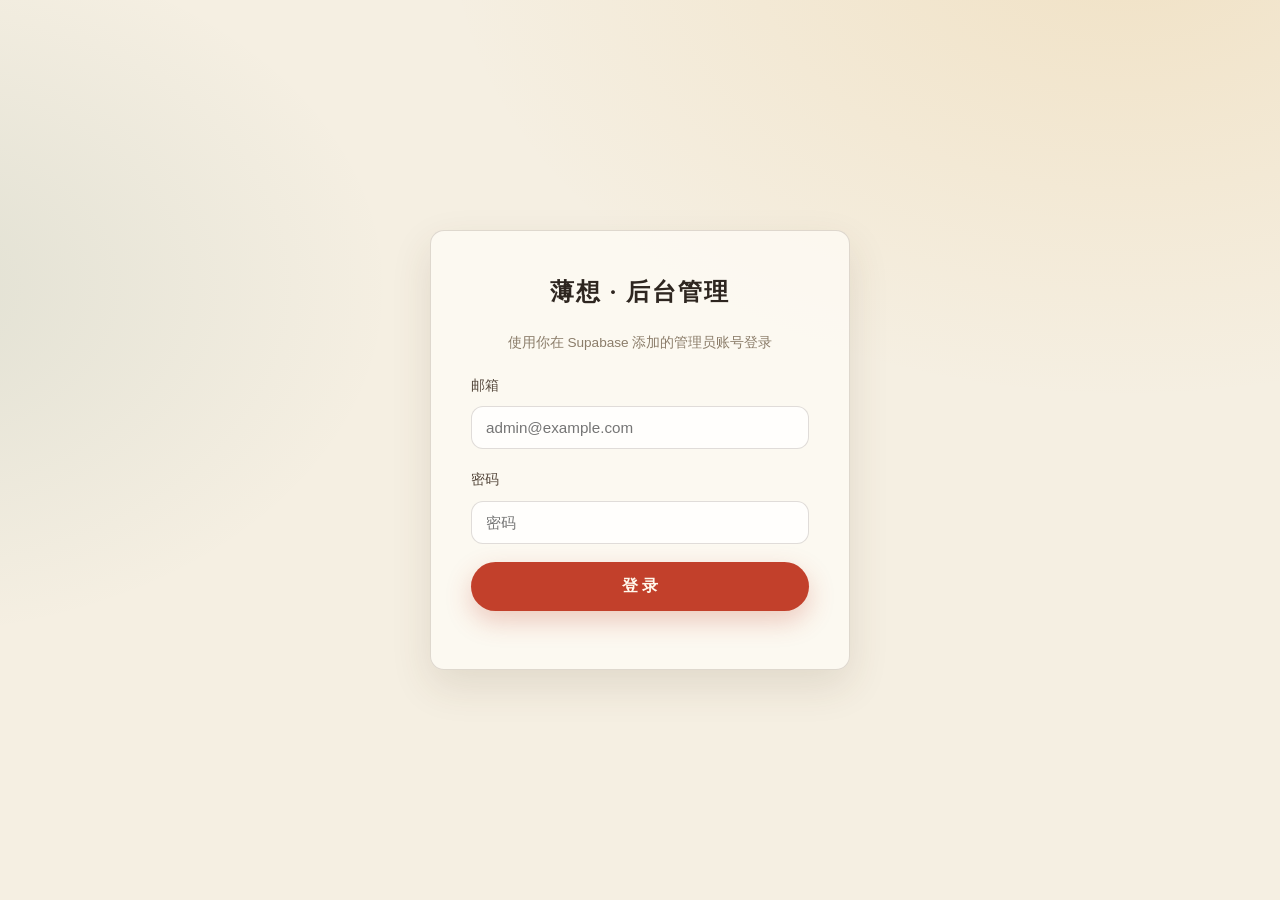
<file: admin.html>
<!DOCTYPE html>
<html lang="zh-CN">
<head>
<meta charset="UTF-8">
<meta name="viewport" content="width=device-width, initial-scale=1.0">
<title>薄想后台管理</title>
<link rel="icon" href="data:image/svg+xml,<svg xmlns='http://www.w3.org/2000/svg' viewBox='0 0 100 100'><text y='.9em' font-size='90'>🔐</text></svg>">
<link rel="stylesheet" href="css/style.css?v=20260809">
<link rel="stylesheet" href="css/admin.css?v=20260809">
</head>
<body class="admin-body">

<!-- 登录 -->
<div class="admin-login" id="loginView">
  <form class="login-box glass" id="loginForm">
    <h1>薄想 · 后台管理</h1>
    <p class="login-tip">使用你在 Supabase 添加的管理员账号登录</p>
    <label>邮箱
      <input type="email" id="lgEmail" required placeholder="admin@example.com" autocomplete="username">
    </label>
    <label>密码
      <input type="password" id="lgPass" required placeholder="密码" autocomplete="current-password">
    </label>
    <button class="btn btn-primary btn-block" type="submit" id="lgBtn">登 录</button>
    <p class="form-tip" id="lgTip"></p>
  </form>
</div>

<!-- 后台主界面 -->
<div class="admin-shell" id="adminView" hidden>
  <aside class="admin-side">
    <div class="admin-brand">薄想<span class="grad">✦</span>后台</div>
    <nav class="admin-tabs">
      <button class="tab active" data-tab="orders">📋 接单管理</button>
      <button class="tab" data-tab="posts">📝 内容管理</button>
      <button class="tab" data-tab="sites">🌐 建站审核</button>
      <button class="tab" data-tab="config">⚙️ 站点设置</button>
    </nav>
    <button class="btn btn-ghost btn-block" id="logoutBtn">退出登录</button>
  </aside>

  <main class="admin-main">
    <!-- 订单 -->
    <section class="panel" id="tab-orders">
      <div class="panel-head">
        <h2>接单需求</h2>
        <div class="panel-actions">
          <select id="orderFilter">
            <option value="">全部状态</option>
            <option value="new">新需求</option>
            <option value="processing">处理中</option>
            <option value="done">已完成</option>
          </select>
          <button class="btn btn-ghost" id="refreshOrders">刷新</button>
        </div>
      </div>
      <div class="order-list" id="orderList"><div class="empty-tip">加载中…</div></div>
    </section>

    <!-- 内容 -->
    <section class="panel" id="tab-posts" hidden>
      <div class="panel-head">
        <h2>作品 / 文章管理</h2>
        <button class="btn btn-primary" id="newPost">＋ 新建内容</button>
      </div>
      <div class="post-list" id="postList"><div class="empty-tip">加载中…</div></div>
    </section>

    <!-- 建站审核 -->
    <section class="panel" id="tab-sites" hidden>
      <div class="panel-head">
        <h2>免费建站审核</h2>
        <div class="panel-actions">
          <select id="siteFilter">
            <option value="">全部状态</option>
            <option value="pending">待审核</option>
            <option value="published">已上线</option>
            <option value="rejected">已拒绝</option>
            <option value="offline">已下架</option>
          </select>
          <button class="btn btn-ghost" id="refreshSites">刷新</button>
        </div>
      </div>
      <p class="sites-hint">访客在「AI 建站工作台」点击发布后，到这里「✅ 通过审核」→「🚀 立即上线」即可把网站发布到线上，无需等待自动同步。下架会立即移除线上文件。</p>
      <div class="site-admin-list" id="siteList"><div class="empty-tip">加载中…</div></div>
    </section>

    <!-- 设置 -->
    <section class="panel" id="tab-config" hidden>
      <div class="panel-head"><h2>站点设置</h2><button class="btn btn-primary" id="saveConfig">保存设置</button></div>
      <div class="config-form" id="configForm"><div class="empty-tip">加载中…</div></div>
    </section>
  </main>
</div>

<!-- 内容编辑弹窗 -->
<div class="modal" id="postEditor" hidden>
  <div class="modal-backdrop" id="peBackdrop"></div>
  <div class="modal-box editor-box">
    <button class="modal-close" id="peClose">✕</button>
    <h2 id="peTitle">编辑内容</h2>
    <div class="editor-form">
      <div class="form-row">
        <label>标题 <span>*</span><input type="text" id="pePostTitle" required maxlength="100"></label>
        <label>分类 <span>*</span>
          <select id="peCategory"><option value="work">作品</option><option value="blog">博客文章</option></select>
        </label>
      </div>
      <label>封面图片 URL
        <input type="text" id="peCover" placeholder="https://…（作品可留空用默认图标）" maxlength="500">
      </label>
      <label>摘要
        <input type="text" id="peSummary" placeholder="列表页显示的简短介绍" maxlength="200">
      </label>
      <label>标签（逗号分隔）
        <input type="text" id="peTags" placeholder="如：网站,Three.js" maxlength="100">
      </label>
      <label>正文
        <textarea id="peContent" rows="10" placeholder="内容正文，换行自动显示" maxlength="20000"></textarea>
      </label>
      <label class="check-row"><input type="checkbox" id="pePublished" checked> 发布（勾选后前台可见）</label>
      <div class="editor-actions">
        <button class="btn btn-ghost" id="peDelete" hidden>删除</button>
        <div style="flex:1"></div>
        <button class="btn btn-primary" id="peSave">保存</button>
      </div>
    </div>
  </div>
</div>

<!-- 建站代码预览弹窗 -->
<div class="modal" id="siteCodeModal" hidden>
  <div class="modal-backdrop" id="scmBackdrop"></div>
  <div class="modal-box code-box">
    <button class="modal-close" id="scmClose">✕</button>
    <h2 id="scmTitle">网站代码</h2>
    <textarea id="scmCode" rows="18" readonly spellcheck="false"></textarea>
    <div class="editor-actions">
      <button class="btn btn-primary" id="scmCopy">复制代码</button>
    </div>
  </div>
</div>

<script src="js/supabase.min.js?v=20260809"></script>
<script src="js/config.js?v=20260826"></script>
<script src="js/sitegen.js?v=20260809"></script>
<script src="js/admin.js?v=20260829"></script>
</body>
</html>
</file>
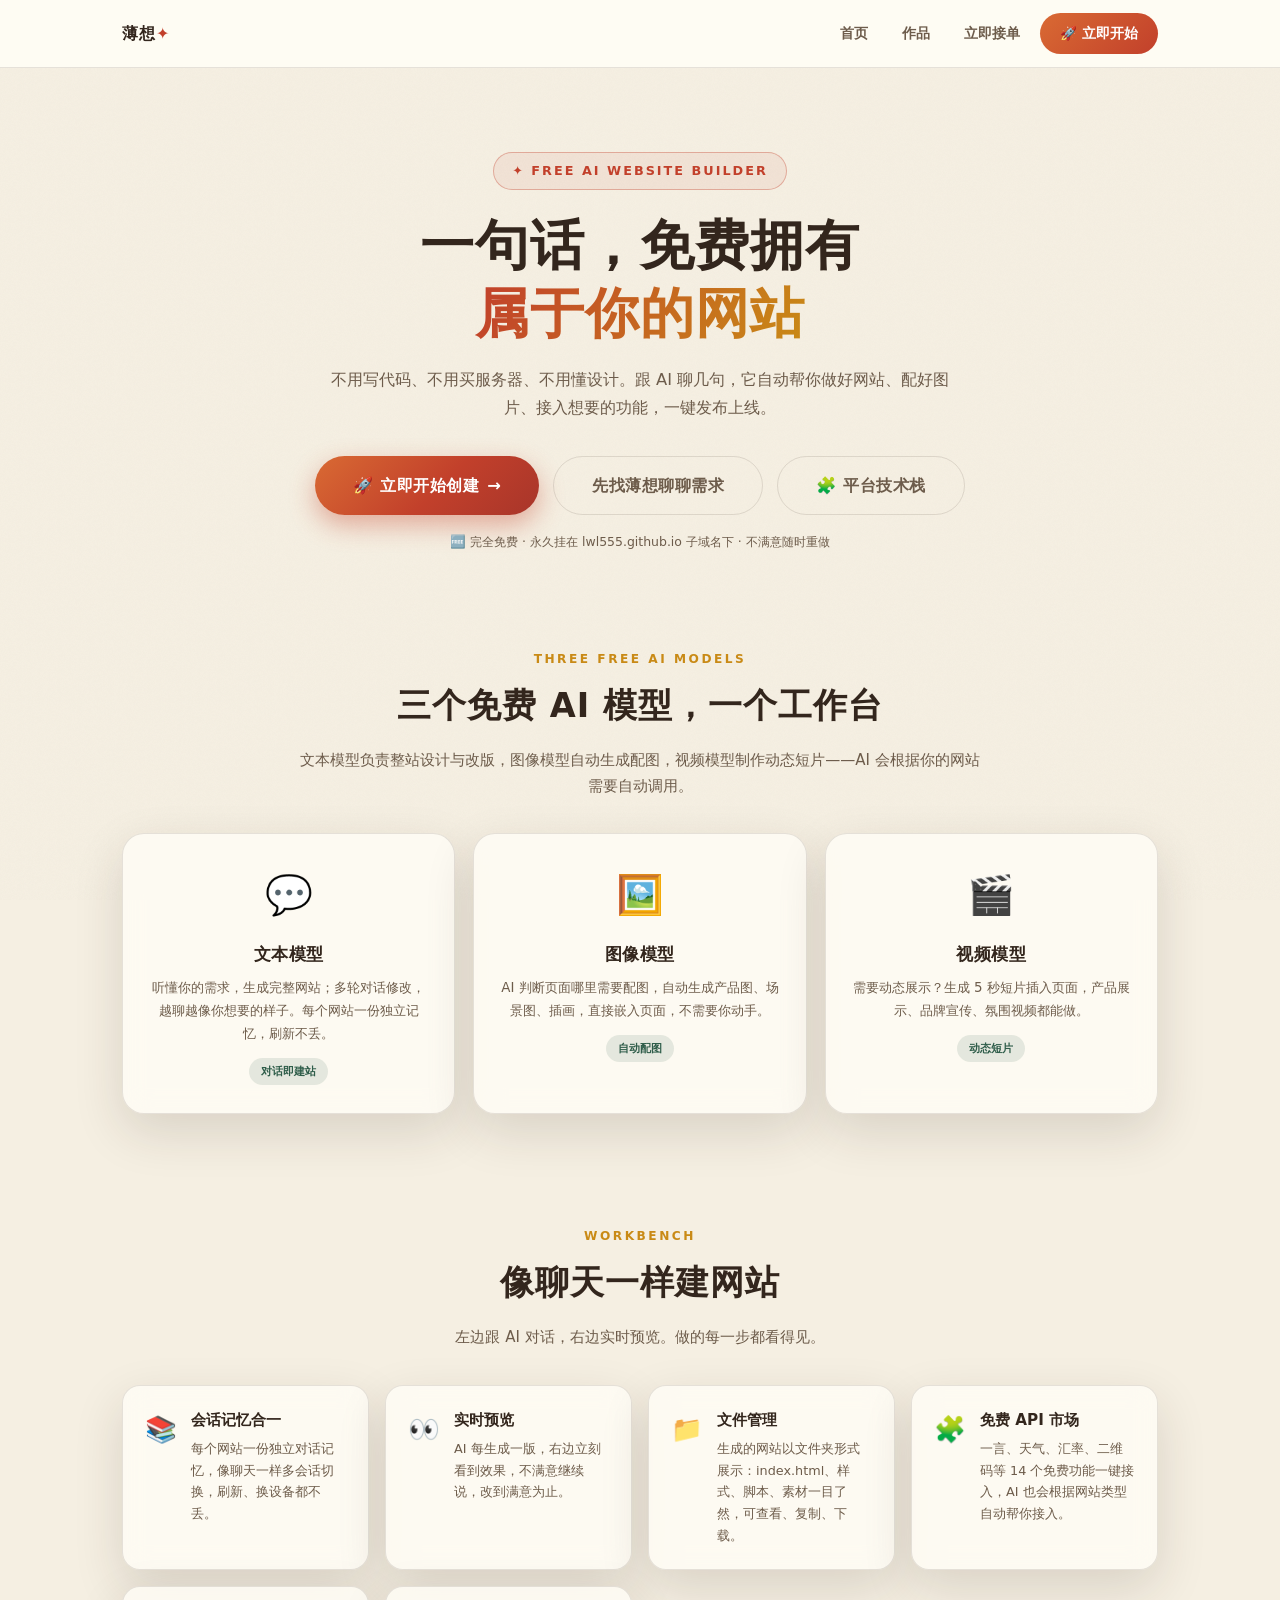
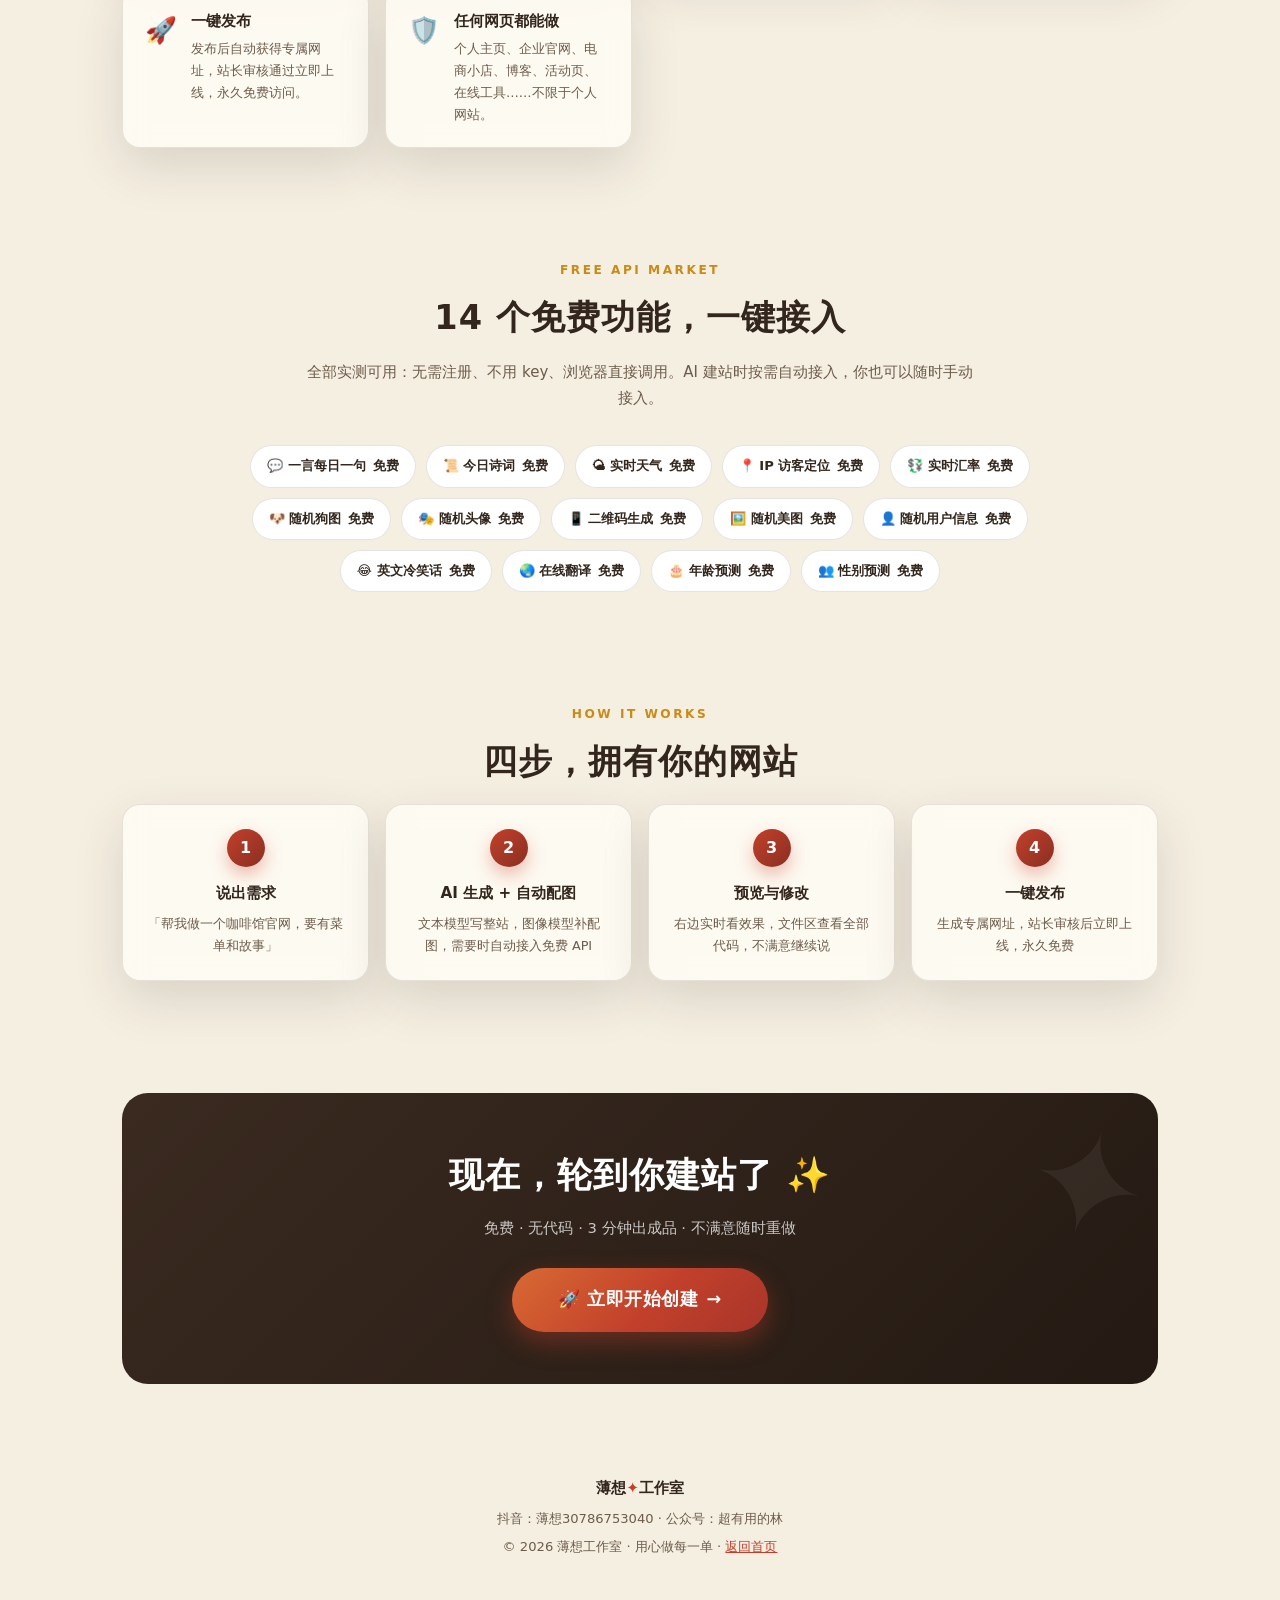
<file: free-site.html>
<!DOCTYPE html>
<html lang="zh-CN">
<head>
<meta charset="UTF-8">
<meta name="viewport" content="width=device-width, initial-scale=1.0">
<title>免费 AI 建站 · 薄想工作室</title>
<meta name="description" content="薄想工作室免费 AI 建站：跟 AI 聊几句，自动生成专属网站。文本/图像/视频三个免费模型，11+ 免费 API 一键接入，无需代码、无需服务器，一键发布上线。">
<link rel="icon" href="data:image/svg+xml,<svg xmlns='http://www.w3.org/2000/svg' viewBox='0 0 100 100'><text y='.9em' font-size='90'>✨</text></svg>">
<style>
:root{--bg:#f5efe2;--panel:#fffdf6;--ink:#33261d;--soft:#6d5c4b;--line:rgba(51,38,29,.12);--accent:#c2402b;--accent-dark:#8a2f22;--amber:#c98a16;--ok:#2f5d4a}
*{margin:0;padding:0;box-sizing:border-box}
body{
  background:
    radial-gradient(1100px 550px at 90% -10%, rgba(201,138,22,.18), transparent 60%),
    radial-gradient(900px 520px at -10% 115%, rgba(194,64,43,.14), transparent 55%),
    var(--bg);
  color:var(--ink);font-family:"PingFang SC","Microsoft YaHei",system-ui,sans-serif;
  overflow-x:hidden;line-height:1.7;
}
body::before{content:"";position:fixed;inset:0;pointer-events:none;opacity:.5;z-index:0;background-image:url("data:image/svg+xml,%3Csvg xmlns='http://www.w3.org/2000/svg' width='160' height='160'%3E%3Cfilter id='n'%3E%3CfeTurbulence type='fractalNoise' baseFrequency='0.9' numOctaves='2'/%3E%3C/filter%3E%3Crect width='100%25' height='100%25' filter='url(%23n)' opacity='0.05'/%3E%3C/svg%3E");}
.wrap{position:relative;z-index:1;max-width:1080px;margin:0 auto;padding:0 22px}
.grad{background:linear-gradient(120deg,#c2402b,#c98a16);-webkit-background-clip:text;background-clip:text;color:transparent}
.glass{background:rgba(255,253,246,.82);backdrop-filter:blur(14px);border:1px solid var(--line);box-shadow:0 18px 50px rgba(51,38,29,.14)}
.btn{
  display:inline-flex;align-items:center;gap:8px;border:none;border-radius:999px;cursor:pointer;
  font-weight:900;font-size:1.02rem;padding:15px 38px;text-decoration:none;letter-spacing:.5px;
  transition:transform .18s,box-shadow .18s;color:#fff;
  background:linear-gradient(135deg,#d96a33,#c2402b 55%,#a8352a);
  box-shadow:0 10px 26px rgba(194,64,43,.4);
}
.btn:hover{transform:translateY(-2px);box-shadow:0 16px 34px rgba(194,64,43,.5)}
.btn.ghost{background:transparent;color:var(--soft);border:1px solid var(--line);box-shadow:none}
.btn.ghost:hover{color:var(--accent);border-color:var(--accent)}
/* 导航 */
.nav{position:sticky;top:0;z-index:50;background:rgba(255,253,246,.9);backdrop-filter:blur(14px);border-bottom:1px solid var(--line)}
.nav-in{max-width:1080px;margin:0 auto;padding:13px 22px;display:flex;align-items:center;gap:16px}
.logo{font-weight:900;letter-spacing:1px;text-decoration:none;color:var(--ink);font-size:1rem}
.logo .dot{color:var(--accent)}
.nav-links{margin-left:auto;display:flex;gap:6px;align-items:center}
.nav-links a{text-decoration:none;font-size:.86rem;font-weight:700;color:var(--soft);padding:8px 14px;border-radius:999px;transition:all .15s}
.nav-links a:hover{color:var(--accent);background:rgba(194,64,43,.08)}
.nav-links a.accent{color:#fff;background:linear-gradient(135deg,#d96a33,#c2402b);padding:9px 20px}
/* Hero */
.hero{text-align:center;padding:84px 0 40px}
.hero-tag{display:inline-block;font-size:.8rem;font-weight:900;letter-spacing:2px;color:var(--accent);border:1px solid rgba(194,64,43,.35);background:rgba(194,64,43,.07);padding:7px 18px;border-radius:999px;margin-bottom:22px}
.hero h1{font-size:clamp(2.1rem,6vw,3.4rem);line-height:1.25;letter-spacing:1px;font-weight:900}
.hero p.sub{max-width:640px;margin:18px auto 0;color:var(--soft);font-size:1.02rem}
.hero-actions{margin-top:34px;display:flex;gap:14px;justify-content:center;flex-wrap:wrap}
.hero-note{margin-top:16px;font-size:.78rem;color:var(--soft)}
/* 区块 */
.section{padding:56px 0}
.sec-label{text-align:center;font-size:.76rem;font-weight:900;letter-spacing:2.5px;color:var(--amber);margin-bottom:8px}
.sec-title{text-align:center;font-size:clamp(1.5rem,3.6vw,2.1rem);font-weight:900;letter-spacing:1px;margin-bottom:14px}
.sec-desc{text-align:center;color:var(--soft);max-width:680px;margin:0 auto 34px;font-size:.94rem}
/* 模型卡片 */
.model-grid{display:grid;grid-template-columns:repeat(auto-fit,minmax(250px,1fr));gap:18px}
.model-card{border-radius:22px;padding:28px 24px;text-align:center;transition:transform .2s,box-shadow .2s}
.model-card:hover{transform:translateY(-5px);box-shadow:0 24px 54px rgba(51,38,29,.18)}
.model-icon{font-size:2.4rem;margin-bottom:12px}
.model-card h3{font-size:1.08rem;letter-spacing:.5px}
.model-card p{font-size:.84rem;color:var(--soft);margin-top:8px}
.model-card .tag{display:inline-block;margin-top:12px;font-size:.7rem;font-weight:900;color:var(--ok);background:rgba(47,93,74,.12);padding:4px 12px;border-radius:999px}
/* 功能 */
.feat-grid{display:grid;grid-template-columns:repeat(auto-fit,minmax(230px,1fr));gap:16px}
.feat{border-radius:18px;padding:22px;display:flex;gap:14px;align-items:flex-start}
.feat .fi{font-size:1.6rem;flex:none}
.feat b{font-size:.95rem;display:block;margin-bottom:4px}
.feat p{font-size:.8rem;color:var(--soft)}
/* API 市场 */
.api-cloud{display:flex;flex-wrap:wrap;gap:10px;justify-content:center;max-width:860px;margin:0 auto}
.api-chip{display:inline-flex;align-items:center;gap:7px;border:1px solid var(--line);background:#fff;border-radius:999px;padding:9px 16px;font-size:.82rem;font-weight:700;transition:all .15s}
.api-chip:hover{border-color:var(--amber);transform:translateY(-2px)}
.api-chip.free{color:var(--ok);font-size:.66rem;font-weight:900;background:rgba(47,93,74,.1);padding:3px 9px;border-radius:999px;margin-left:2px}
/* 流程 */
.steps{display:grid;grid-template-columns:repeat(auto-fit,minmax(200px,1fr));gap:16px;counter-reset:st}
.step{border-radius:18px;padding:24px;text-align:center;position:relative}
.step .num{width:38px;height:38px;line-height:38px;margin:0 auto 12px;border-radius:50%;background:linear-gradient(135deg,#c2402b,#8a2f22);color:#fff;font-weight:900;font-size:1rem;box-shadow:0 8px 18px rgba(194,64,43,.35)}
.step b{font-size:.95rem}
.step p{font-size:.8rem;color:var(--soft);margin-top:6px}
/* CTA */
.cta-box{border-radius:26px;padding:52px 30px;text-align:center;background:linear-gradient(135deg,#3a2a20,#241a13);color:#fff;position:relative;overflow:hidden}
.cta-box::before{content:"✦";position:absolute;font-size:9rem;opacity:.06;top:-30px;right:10px;transform:rotate(15deg)}
.cta-box h2{font-size:clamp(1.5rem,4vw,2.2rem);letter-spacing:1px;margin-bottom:10px}
.cta-box p{color:rgba(255,255,255,.75);font-size:.92rem;margin-bottom:28px}
.cta-box .btn{font-size:1.1rem;padding:17px 46px}
/* 页脚 */
.footer{text-align:center;padding:36px 0 44px;color:var(--soft);font-size:.82rem}
.footer .fb{font-weight:900;color:var(--ink);font-size:.95rem;margin-bottom:6px}
.footer .fb span{color:var(--accent)}
/* 动画 */
@keyframes float{0%,100%{transform:translateY(0)}50%{transform:translateY(-10px)}}
.floating{animation:float 5s ease-in-out infinite}
@media (max-width:720px){
  .nav-links a:not(.accent){display:none}
  .hero{padding:56px 0 30px}
  .section{padding:40px 0}
  .hero-actions .btn{width:100%;justify-content:center}
}
</style>
</head>
<body>

<header class="nav">
  <div class="nav-in">
    <a href="index.html" class="logo">薄想<span class="dot">✦</span></a>
    <div class="nav-links">
      <a href="index.html">首页</a>
      <a href="index.html#works">作品</a>
      <a href="index.html#order">立即接单</a>
      <a href="studio.html" class="accent">🚀 立即开始</a>
    </div>
  </div>
</header>

<main class="wrap">
  <!-- Hero -->
  <section class="hero">
    <p class="hero-tag">✦ FREE AI WEBSITE BUILDER</p>
    <h1>一句话，免费拥有<br><span class="grad">属于你的网站</span></h1>
    <p class="sub">不用写代码、不用买服务器、不用懂设计。跟 AI 聊几句，它自动帮你做好网站、配好图片、接入想要的功能，一键发布上线。</p>
    <div class="hero-actions">
      <a href="studio.html" class="btn">🚀 立即开始创建 <span>→</span></a>
      <a href="index.html#order" class="btn ghost">先找薄想聊聊需求</a>
      <a href="tech.html" class="btn ghost">🧩 平台技术栈</a>
    </div>
    <p class="hero-note">🆓 完全免费 · 永久挂在 lwl555.github.io 子域名下 · 不满意随时重做</p>
  </section>

  <!-- 三大模型 -->
  <section class="section">
    <p class="sec-label">THREE FREE AI MODELS</p>
    <h2 class="sec-title">三个免费 AI 模型，一个工作台</h2>
    <p class="sec-desc">文本模型负责整站设计与改版，图像模型自动生成配图，视频模型制作动态短片——AI 会根据你的网站需要自动调用。</p>
    <div class="model-grid">
      <div class="model-card glass floating">
        <div class="model-icon">💬</div>
        <h3>文本模型</h3>
        <p>听懂你的需求，生成完整网站；多轮对话修改，越聊越像你想要的样子。每个网站一份独立记忆，刷新不丢。</p>
        <span class="tag">对话即建站</span>
      </div>
      <div class="model-card glass">
        <div class="model-icon">🖼️</div>
        <h3>图像模型</h3>
        <p>AI 判断页面哪里需要配图，自动生成产品图、场景图、插画，直接嵌入页面，不需要你动手。</p>
        <span class="tag">自动配图</span>
      </div>
      <div class="model-card glass floating">
        <div class="model-icon">🎬</div>
        <h3>视频模型</h3>
        <p>需要动态展示？生成 5 秒短片插入页面，产品展示、品牌宣传、氛围视频都能做。</p>
        <span class="tag">动态短片</span>
      </div>
    </div>
  </section>

  <!-- 功能 -->
  <section class="section">
    <p class="sec-label">WORKBENCH</p>
    <h2 class="sec-title">像聊天一样建网站</h2>
    <p class="sec-desc">左边跟 AI 对话，右边实时预览。做的每一步都看得见。</p>
    <div class="feat-grid">
      <div class="feat glass"><span class="fi">📚</span><div><b>会话记忆合一</b><p>每个网站一份独立对话记忆，像聊天一样多会话切换，刷新、换设备都不丢。</p></div></div>
      <div class="feat glass"><span class="fi">👀</span><div><b>实时预览</b><p>AI 每生成一版，右边立刻看到效果，不满意继续说，改到满意为止。</p></div></div>
      <div class="feat glass"><span class="fi">📁</span><div><b>文件管理</b><p>生成的网站以文件夹形式展示：index.html、样式、脚本、素材一目了然，可查看、复制、下载。</p></div></div>
      <div class="feat glass"><span class="fi">🧩</span><div><b>免费 API 市场</b><p>一言、天气、汇率、二维码等 14 个免费功能一键接入，AI 也会根据网站类型自动帮你接入。</p></div></div>
      <div class="feat glass"><span class="fi">🚀</span><div><b>一键发布</b><p>发布后自动获得专属网址，站长审核通过立即上线，永久免费访问。</p></div></div>
      <div class="feat glass"><span class="fi">🛡️</span><div><b>任何网页都能做</b><p>个人主页、企业官网、电商小店、博客、活动页、在线工具……不限于个人网站。</p></div></div>
    </div>
  </section>

  <!-- API 市场 -->
  <section class="section">
    <p class="sec-label">FREE API MARKET</p>
    <h2 class="sec-title">14 个免费功能，一键接入</h2>
    <p class="sec-desc">全部实测可用：无需注册、不用 key、浏览器直接调用。AI 建站时按需自动接入，你也可以随时手动接入。</p>
    <div class="api-cloud">
      <span class="api-chip">💬 一言每日一句<span class="free">免费</span></span>
      <span class="api-chip">📜 今日诗词<span class="free">免费</span></span>
      <span class="api-chip">🌤 实时天气<span class="free">免费</span></span>
      <span class="api-chip">📍 IP 访客定位<span class="free">免费</span></span>
      <span class="api-chip">💱 实时汇率<span class="free">免费</span></span>
      <span class="api-chip">🐶 随机狗图<span class="free">免费</span></span>
      <span class="api-chip">🎭 随机头像<span class="free">免费</span></span>
      <span class="api-chip">📱 二维码生成<span class="free">免费</span></span>
      <span class="api-chip">🖼️ 随机美图<span class="free">免费</span></span>
      <span class="api-chip">👤 随机用户信息<span class="free">免费</span></span>
      <span class="api-chip">😂 英文冷笑话<span class="free">免费</span></span>
      <span class="api-chip">🌏 在线翻译<span class="free">免费</span></span>
      <span class="api-chip">🎂 年龄预测<span class="free">免费</span></span>
      <span class="api-chip">👥 性别预测<span class="free">免费</span></span>
    </div>
  </section>

  <!-- 流程 -->
  <section class="section">
    <p class="sec-label">HOW IT WORKS</p>
    <h2 class="sec-title">四步，拥有你的网站</h2>
    <div class="steps">
      <div class="step glass"><div class="num">1</div><b>说出需求</b><p>「帮我做一个咖啡馆官网，要有菜单和故事」</p></div>
      <div class="step glass"><div class="num">2</div><b>AI 生成 + 自动配图</b><p>文本模型写整站，图像模型补配图，需要时自动接入免费 API</p></div>
      <div class="step glass"><div class="num">3</div><b>预览与修改</b><p>右边实时看效果，文件区查看全部代码，不满意继续说</p></div>
      <div class="step glass"><div class="num">4</div><b>一键发布</b><p>生成专属网址，站长审核后立即上线，永久免费</p></div>
    </div>
  </section>

  <!-- CTA -->
  <section class="section">
    <div class="cta-box">
      <h2>现在，轮到你建站了 ✨</h2>
      <p>免费 · 无代码 · 3 分钟出成品 · 不满意随时重做</p>
      <a href="studio.html" class="btn">🚀 立即开始创建 <span>→</span></a>
    </div>
  </section>
</main>

<footer class="footer">
  <p class="fb">薄想<span>✦</span>工作室</p>
  <p>抖音：薄想30786753040 · 公众号：超有用的林</p>
  <p style="margin-top:6px">© 2026 薄想工作室 · 用心做每一单 · <a href="index.html" style="color:var(--accent)">返回首页</a></p>
</footer>

</body>
</html>
</file>
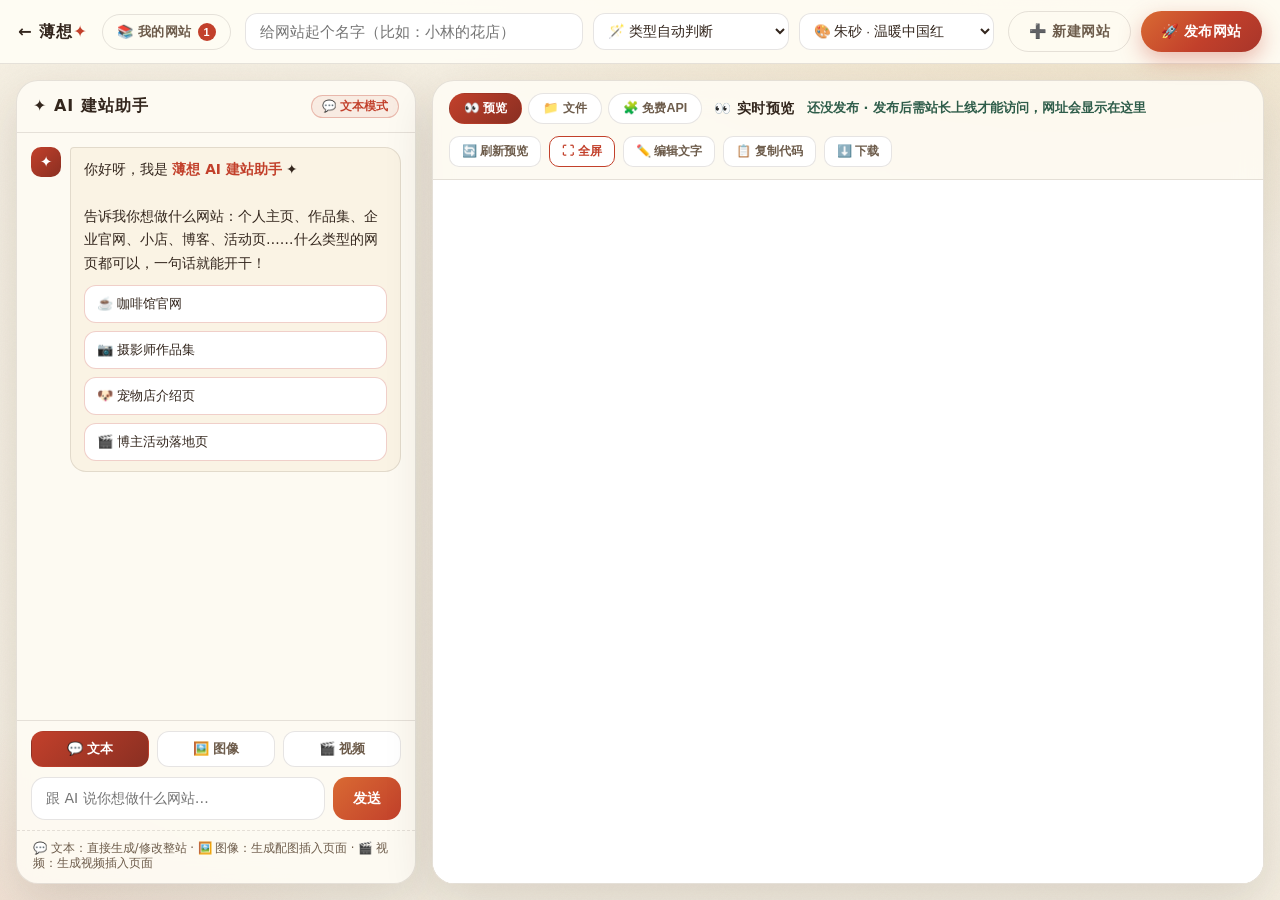
<file: studio.html>
<!DOCTYPE html>
<html lang="zh-CN">
<head>
<meta charset="UTF-8">
<meta name="viewport" content="width=device-width, initial-scale=1.0">
<title>AI 建站工作台 · 薄想工作室</title>
<meta name="description" content="薄想工作室免费 AI 建站工作台：跟 AI 对话生成任意类型的网站，一键发布上线。">
<link rel="icon" href="data:image/svg+xml,<svg xmlns='http://www.w3.org/2000/svg' viewBox='0 0 100 100'><text y='.9em' font-size='90'>✦</text></svg>">
<link rel="stylesheet" href="css/studio.css?v=20260904">
</head>
<body>

<!-- 顶部工具栏 -->
<header class="st-top">
  <div class="st-top-in">
    <a href="index.html" class="st-logo">← 薄想<span class="dot">✦</span></a>
    <button class="st-btn ghost st-sessions-btn" id="stSessionsBtn" title="我的网站：每个网站一份独立记忆">📚 我的网站<span class="session-count" id="stSessionCount">0</span></button>
    <div class="st-title-group">
      <input id="stName" placeholder="给网站起个名字（比如：小林的花店）" maxlength="30" autocomplete="off">
      <select id="stType" title="网站类型">
        <option value="自动判断">🪄 类型自动判断</option>
        <option value="个人主页">个人主页</option>
        <option value="作品集">作品集 / 案例站</option>
        <option value="企业官网">企业官网</option>
        <option value="小店展示">店铺 / 电商页</option>
        <option value="博客">博客 / 资讯</option>
        <option value="活动落地页">活动落地页</option>
        <option value="工具页">在线工具页</option>
        <option value="其他">其他类型</option>
      </select>
      <select id="stTheme" title="主题配色">
        <option value="朱砂">🎨 朱砂 · 温暖中国红</option>
        <option value="墨绿">🎨 墨绿 · 沉静草木绿</option>
        <option value="琥珀">🎨 琥珀 · 暖阳蜂蜜金</option>
        <option value="玫瑰褐">🎨 玫瑰褐 · 复古砖红</option>
      </select>
    </div>
    <div class="st-actions">
      <button class="st-btn ghost" id="stNewSite" title="新建一个网站，当前网站会自动保存">➕ 新建网站</button>
      <button class="st-btn accent" id="stPublish" title="点击发布：网站提交给站长，站长点「立即上线」后即可访问">🚀 发布网站</button>
    </div>
  </div>
</header>

<main class="st-main">
  <!-- 左侧：AI 对话 -->
  <aside class="st-chat glass">
    <div class="chat-head">
      <span class="chat-ai">✦ AI 建站助手</span>
      <span class="model-badge" id="stModelBadge">💬 文本模式</span>
    </div>
    <div class="chat-list" id="chatList"></div>

    <div class="chat-tools" id="stTools">
      <button class="tool-btn active" data-mode="text" title="跟 AI 对话生成/修改网站">💬 文本</button>
      <button class="tool-btn" data-mode="image" title="生成图片插入页面">🖼️ 图像</button>
      <button class="tool-btn" data-mode="video" title="生成视频插入页面">🎬 视频</button>
    </div>
    <div class="chat-input">
      <textarea id="chatInput" rows="1" placeholder="跟 AI 说你想做什么网站…"></textarea>
      <button class="send-btn" id="chatSend">发送</button>
    </div>
    <p class="chat-hint" id="chatHint">💬 文本：直接生成/修改整站 · 🖼️ 图像：生成配图插入页面 · 🎬 视频：生成视频插入页面</p>
  </aside>

  <!-- 右侧：预览 / 文件 / API -->
  <section class="st-preview glass">
    <div class="preview-head">
      <div class="pv-tabs">
        <button class="pv-tab active" id="stTabPreview">👀 预览</button>
        <button class="pv-tab" id="stTabFiles">📁 文件</button>
        <button class="pv-tab" id="stTabApis">🧩 免费API</button>
      </div>
      <span class="pv-status" id="stStatus">👀 实时预览</span>
      <span class="pv-badge" id="stBackendBadge" hidden>🔧 简易后台</span>
      <span class="preview-url" id="stPreviewUrl">还没发布 · 发布后需站长上线才能访问，网址会显示在这里</span>
      <div class="pv-actions">
        <button class="mini-btn" id="stReload">🔄 刷新预览</button>
        <button class="mini-btn" id="stFull">⛶ 全屏</button>
        <button class="mini-btn" id="stEditText">✏️ 编辑文字</button>
        <button class="mini-btn" id="stCopyCode">📋 复制代码</button>
        <button class="mini-btn" id="stDownload">⬇️ 下载</button>
      </div>
    </div>
    <div class="preview-frame" id="previewFrame"><iframe id="stFrame" title="网站预览"></iframe></div>

    <!-- 预览文字编辑栏 -->
    <div class="edit-bar" id="editBar" hidden>
      <span>✏️ 点击预览里的文字直接修改，改完点保存</span>
      <button class="mini-btn ok" id="editSave">💾 保存修改</button>
      <button class="mini-btn" id="editCancel">取消</button>
    </div>

    <!-- 文件区 -->
    <div class="files-wrap" id="filesPanel" hidden>
      <div class="file-tree" id="fileTree"></div>
      <div class="file-view" id="fileView" hidden>
        <div class="file-view-head">
          <span class="file-title" id="fileTitle">index.html</span>
          <div class="file-actions">
            <button class="mini-btn" id="fileCopy">📋 复制</button>
            <button class="mini-btn" id="fileDownload">⬇️ 下载</button>
          </div>
        </div>
        <textarea id="fileCode" readonly spellcheck="false"></textarea>
      </div>
    </div>

    <!-- API 市场 -->
    <div class="apis-panel" id="apisPanel" hidden>
      <div class="apis-head">
        <b>🧩 免费 API 一键接入</b>
        <span class="apis-tip">已实测可用：无需注册、不用 key、浏览器直接调用。接入后 AI 会自动记住并保留。</span>
      </div>
      <div class="api-list" id="apiList"></div>
    </div>
  </section>
</main>

<!-- 我的网站弹窗 -->
<div class="modal" id="sessionModal" hidden>
  <div class="modal-backdrop" id="sessionBackdrop"></div>
  <div class="modal-box session-box">
    <button class="modal-close" id="sessionClose">✕</button>
    <h2>📚 我的网站（每个网站一份记忆）</h2>
    <p class="session-hint">像聊天一样：每个网站一个独立对话，切换/刷新都不会丢。点「删除」只删本地记忆，已发布的网站不受影响。</p>
        <div class="session-tools">
      <button class="st-btn ghost btn-block" id="sessionDataBtn">📊 数据总览 · 查看所有网站提交</button>
    </div>
    <div class="session-list" id="sessionList"></div>
    <button class="st-btn accent btn-block" id="sessionNew">➕ 新建网站</button>
  </div>
</div>

<!-- 发布弹窗 -->
<div class="modal" id="pubModal" hidden>
  <div class="modal-backdrop" id="pubBackdrop"></div>
  <div class="modal-box">
    <button class="modal-close" id="pubClose">✕</button>
    <div id="pubBody"></div>
  </div>
</div>

<!-- 数据查看弹窗 -->
<div class="modal" id="dataModal" hidden>
  <div class="modal-backdrop" id="dataBackdrop"></div>
  <div class="modal-box data-box">
    <button class="modal-close" id="dataClose">✕</button>
    <h2 id="dataTitle">📊 数据管理</h2>
    <div class="data-body" id="dataBody"></div>
  </div>
</div>

<!-- 版本历史弹窗 -->
<div class="modal" id="versionModal" hidden>
  <div class="modal-backdrop" id="versionBackdrop"></div>
  <div class="modal-box version-box">
    <button class="modal-close" id="versionClose">✕</button>
    <h2 id="versionTitle">🕘 版本历史</h2>
    <p class="session-hint">每次 AI 生成或更新网站都会自动保存一个版本，不满意随时回退；回退后可以继续让 AI 修改。</p>
    <div class="version-list" id="versionList"></div>
  </div>
</div>

<!-- 工具弹窗：图像/视频生成 -->
<div class="modal" id="toolModal" hidden>
  <div class="modal-backdrop" id="toolBackdrop"></div>
  <div class="modal-box tool-box">
    <button class="modal-close" id="toolClose">✕</button>
    <h2 id="toolTitle">🖼️ 生成一张图片</h2>
    <p class="tool-tip" id="toolTip">描述你想要的画面，生成后会插入到页面顶部。</p>
    <textarea id="toolPrompt" rows="3" placeholder="比如：一间开满鲜花的巷口小店，暖黄色灯光，电影感"></textarea>
    <div class="tool-ratio" id="toolRatio">
      <button class="ratio-btn" data-ratio="16:9">16:9 横图</button>
      <button class="ratio-btn active" data-ratio="1:1">1:1 方图</button>
      <button class="ratio-btn" data-ratio="9:16">9:16 竖图</button>
    </div>
    <div class="tool-actions">
      <span class="tool-progress" id="toolProgress"></span>
      <button class="st-btn accent" id="toolRun">生成</button>
    </div>
  </div>
</div>

<script src="js/supabase.min.js?v=20260809"></script>
<script src="js/config.js?v=20260809"></script>
<script src="js/agnes.js?v=20260904"></script>
<script src="js/studio.js?v=20260904"></script>
</body>
</html>
</file>
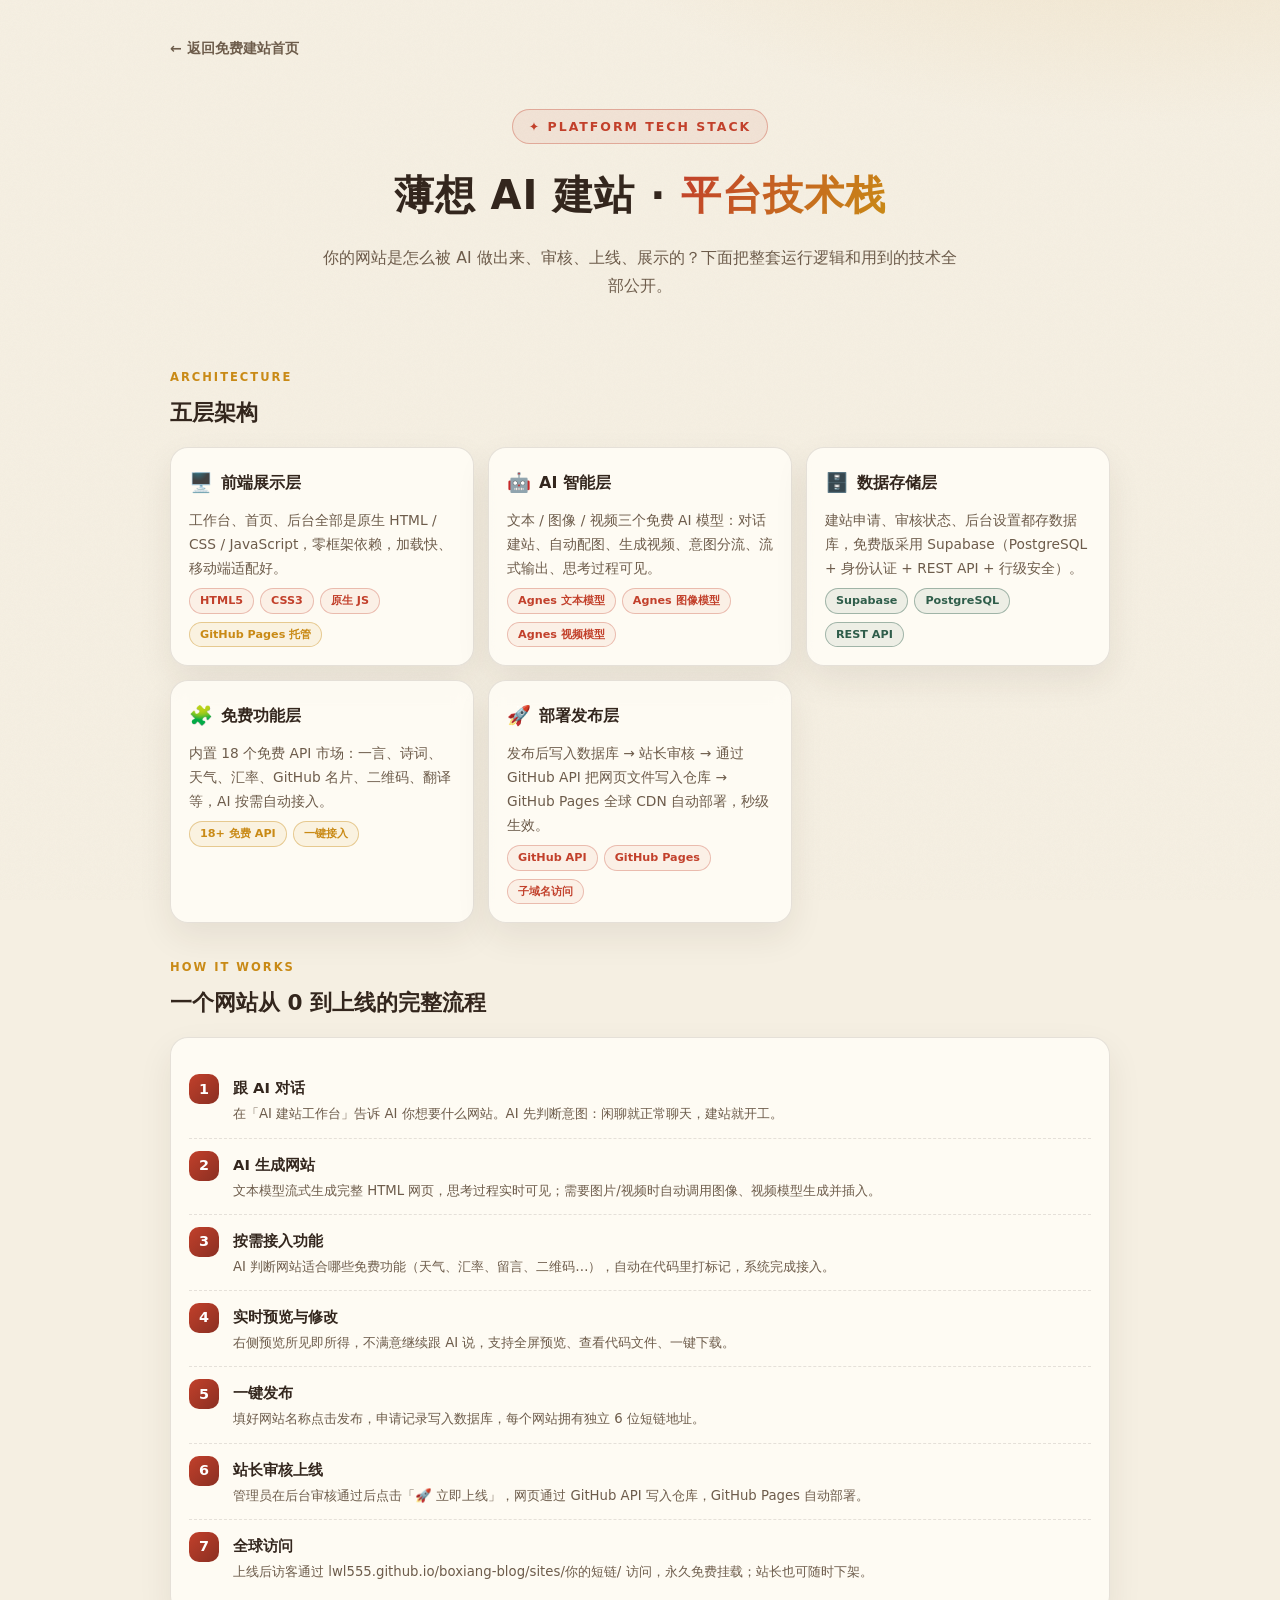
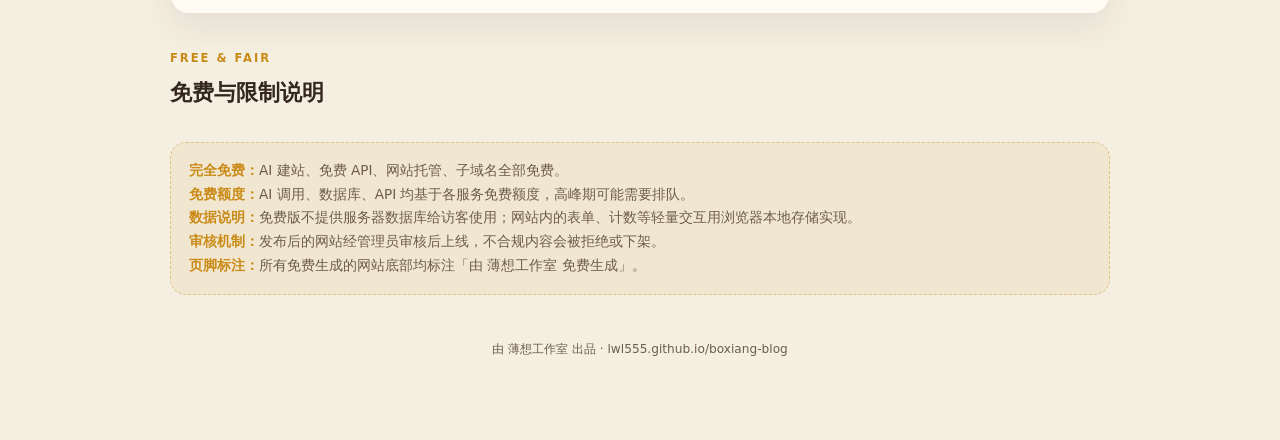
<file: tech.html>
<!DOCTYPE html>
<html lang="zh-CN">
<head>
<meta charset="UTF-8">
<meta name="viewport" content="width=device-width, initial-scale=1.0">
<title>平台技术栈 · 薄想 AI 建站</title>
<meta name="description" content="薄想 AI 建站平台技术栈与运行逻辑：前端、AI、数据、免费API、部署链路全公开。">
<link rel="icon" href="data:image/svg+xml,<svg xmlns='http://www.w3.org/2000/svg' viewBox='0 0 100 100'><text y='.9em' font-size='90'>🧩</text></svg>">
<style>
:root{--bg:#f5efe2;--panel:#fffdf6;--ink:#33261d;--soft:#6d5c4b;--line:rgba(51,38,29,.12);--accent:#c2402b;--accent-dark:#8a2f22;--amber:#c98a16;--ok:#2f5d4a}
*{margin:0;padding:0;box-sizing:border-box}
body{
  background:
    radial-gradient(1100px 550px at 90% -10%, rgba(201,138,22,.16), transparent 60%),
    radial-gradient(900px 520px at -10% 115%, rgba(194,64,43,.12), transparent 55%),
    var(--bg);
  color:var(--ink);font-family:"PingFang SC","Microsoft YaHei",system-ui,sans-serif;
  line-height:1.75;overflow-x:hidden;
}
body::before{content:"";position:fixed;inset:0;pointer-events:none;opacity:.5;z-index:0;background-image:url("data:image/svg+xml,%3Csvg xmlns='http://www.w3.org/2000/svg' width='160' height='160'%3E%3Cfilter id='n'%3E%3CfeTurbulence type='fractalNoise' baseFrequency='0.9' numOctaves='2'/%3E%3C/filter%3E%3Crect width='100%25' height='100%25' filter='url(%23n)' opacity='0.05'/%3E%3C/svg%3E");}
.wrap{position:relative;z-index:1;max-width:980px;margin:0 auto;padding:34px 20px 80px}
.back{display:inline-flex;align-items:center;gap:6px;color:var(--soft);text-decoration:none;font-size:.88rem;font-weight:700;margin-bottom:22px}
.back:hover{color:var(--accent)}
header.hero{text-align:center;padding:26px 0 34px}
.hero-tag{display:inline-block;font-size:.78rem;font-weight:900;letter-spacing:2px;color:var(--accent);border:1px solid rgba(194,64,43,.35);background:rgba(194,64,43,.07);padding:6px 16px;border-radius:999px;margin-bottom:16px}
h1{font-size:clamp(1.7rem,4.5vw,2.5rem);letter-spacing:1px;font-weight:900}
.grad{background:linear-gradient(120deg,#c2402b,#c98a16);-webkit-background-clip:text;background-clip:text;color:transparent}
.sub{max-width:640px;margin:14px auto 0;color:var(--soft);font-size:.98rem}
.section{margin-top:34px}
.sec-label{font-size:.72rem;font-weight:900;letter-spacing:2px;color:var(--amber)}
.sec-title{font-size:1.35rem;font-weight:900;margin:6px 0 16px}
.grid{display:grid;grid-template-columns:repeat(auto-fit,minmax(270px,1fr));gap:14px}
.card{
  background:rgba(255,253,246,.85);border:1px solid var(--line);border-radius:18px;
  padding:18px 18px;box-shadow:0 14px 34px rgba(51,38,29,.08);
  backdrop-filter:blur(10px);
}
.card h3{font-size:1rem;display:flex;align-items:center;gap:8px;margin-bottom:8px}
.card h3 .ic{font-size:1.2rem}
.card p{font-size:.86rem;color:var(--soft)}
.card .tag{
  display:inline-block;font-size:.7rem;font-weight:800;border-radius:999px;padding:2px 10px;margin:8px 6px 0 0;
  border:1px solid rgba(194,64,43,.3);color:var(--accent);background:rgba(194,64,43,.06);
}
.card .tag.amber{border-color:rgba(201,138,22,.4);color:var(--amber);background:rgba(201,138,22,.08)}
.card .tag.green{border-color:rgba(47,93,74,.4);color:var(--ok);background:rgba(47,93,74,.08)}
.flow{display:flex;flex-direction:column;gap:0;margin-top:6px}
.flow-step{display:flex;gap:14px;padding:12px 0;border-bottom:1px dashed var(--line)}
.flow-step:last-child{border-bottom:none}
.fnum{
  flex:none;width:30px;height:30px;border-radius:10px;font-weight:900;font-size:.9rem;
  display:flex;align-items:center;justify-content:center;
  background:linear-gradient(135deg,#c2402b,#8a2f22);color:#fff;
}
.flow-step b{font-size:.92rem}
.flow-step p{font-size:.83rem;color:var(--soft)}
.note{
  margin-top:30px;background:rgba(201,138,22,.08);border:1px dashed rgba(201,138,22,.4);
  border-radius:16px;padding:16px 18px;font-size:.85rem;color:var(--soft);
}
.note b{color:var(--amber)}
footer{margin-top:44px;text-align:center;font-size:.76rem;color:var(--soft)}
@media (max-width:640px){
  .wrap{padding:22px 14px 60px}
  .grid{grid-template-columns:1fr}
  .card{padding:15px 14px}
}
</style>
</head>
<body>
<div class="wrap">
  <a class="back" href="free-site.html">← 返回免费建站首页</a>
  <header class="hero">
    <p class="hero-tag">✦ PLATFORM TECH STACK</p>
    <h1>薄想 AI 建站 · <span class="grad">平台技术栈</span></h1>
    <p class="sub">你的网站是怎么被 AI 做出来、审核、上线、展示的？下面把整套运行逻辑和用到的技术全部公开。</p>
  </header>

  <section class="section">
    <p class="sec-label">ARCHITECTURE</p>
    <h2 class="sec-title">五层架构</h2>
    <div class="grid">
      <div class="card">
        <h3><span class="ic">🖥️</span>前端展示层</h3>
        <p>工作台、首页、后台全部是原生 HTML / CSS / JavaScript，零框架依赖，加载快、移动端适配好。</p>
        <span class="tag">HTML5</span><span class="tag">CSS3</span><span class="tag">原生 JS</span><span class="tag amber">GitHub Pages 托管</span>
      </div>
      <div class="card">
        <h3><span class="ic">🤖</span>AI 智能层</h3>
        <p>文本 / 图像 / 视频三个免费 AI 模型：对话建站、自动配图、生成视频、意图分流、流式输出、思考过程可见。</p>
        <span class="tag">Agnes 文本模型</span><span class="tag">Agnes 图像模型</span><span class="tag">Agnes 视频模型</span>
      </div>
      <div class="card">
        <h3><span class="ic">🗄️</span>数据存储层</h3>
        <p>建站申请、审核状态、后台设置都存数据库，免费版采用 Supabase（PostgreSQL + 身份认证 + REST API + 行级安全）。</p>
        <span class="tag green">Supabase</span><span class="tag green">PostgreSQL</span><span class="tag green">REST API</span>
      </div>
      <div class="card">
        <h3><span class="ic">🧩</span>免费功能层</h3>
        <p>内置 18 个免费 API 市场：一言、诗词、天气、汇率、GitHub 名片、二维码、翻译等，AI 按需自动接入。</p>
        <span class="tag amber">18+ 免费 API</span><span class="tag amber">一键接入</span>
      </div>
      <div class="card">
        <h3><span class="ic">🚀</span>部署发布层</h3>
        <p>发布后写入数据库 → 站长审核 → 通过 GitHub API 把网页文件写入仓库 → GitHub Pages 全球 CDN 自动部署，秒级生效。</p>
        <span class="tag">GitHub API</span><span class="tag">GitHub Pages</span><span class="tag">子域名访问</span>
      </div>
    </div>
  </section>

  <section class="section">
    <p class="sec-label">HOW IT WORKS</p>
    <h2 class="sec-title">一个网站从 0 到上线的完整流程</h2>
    <div class="card">
      <div class="flow">
        <div class="flow-step"><div class="fnum">1</div><div><b>跟 AI 对话</b><p>在「AI 建站工作台」告诉 AI 你想要什么网站。AI 先判断意图：闲聊就正常聊天，建站就开工。</p></div></div>
        <div class="flow-step"><div class="fnum">2</div><div><b>AI 生成网站</b><p>文本模型流式生成完整 HTML 网页，思考过程实时可见；需要图片/视频时自动调用图像、视频模型生成并插入。</p></div></div>
        <div class="flow-step"><div class="fnum">3</div><div><b>按需接入功能</b><p>AI 判断网站适合哪些免费功能（天气、汇率、留言、二维码…），自动在代码里打标记，系统完成接入。</p></div></div>
        <div class="flow-step"><div class="fnum">4</div><div><b>实时预览与修改</b><p>右侧预览所见即所得，不满意继续跟 AI 说，支持全屏预览、查看代码文件、一键下载。</p></div></div>
        <div class="flow-step"><div class="fnum">5</div><div><b>一键发布</b><p>填好网站名称点击发布，申请记录写入数据库，每个网站拥有独立 6 位短链地址。</p></div></div>
        <div class="flow-step"><div class="fnum">6</div><div><b>站长审核上线</b><p>管理员在后台审核通过后点击「🚀 立即上线」，网页通过 GitHub API 写入仓库，GitHub Pages 自动部署。</p></div></div>
        <div class="flow-step"><div class="fnum">7</div><div><b>全球访问</b><p>上线后访客通过 lwl555.github.io/boxiang-blog/sites/你的短链/ 访问，永久免费挂载；站长也可随时下架。</p></div></div>
      </div>
    </div>
  </section>

  <section class="section">
    <p class="sec-label">FREE &amp; FAIR</p>
    <h2 class="sec-title">免费与限制说明</h2>
    <div class="note">
      <b>完全免费：</b>AI 建站、免费 API、网站托管、子域名全部免费。<br>
      <b>免费额度：</b>AI 调用、数据库、API 均基于各服务免费额度，高峰期可能需要排队。<br>
      <b>数据说明：</b>免费版不提供服务器数据库给访客使用；网站内的表单、计数等轻量交互用浏览器本地存储实现。<br>
      <b>审核机制：</b>发布后的网站经管理员审核后上线，不合规内容会被拒绝或下架。<br>
      <b>页脚标注：</b>所有免费生成的网站底部均标注「由 薄想工作室 免费生成」。
    </div>
  </section>

  <footer>由 薄想工作室 出品 · lwl555.github.io/boxiang-blog</footer>
</div>
</body>
</html>
</file>
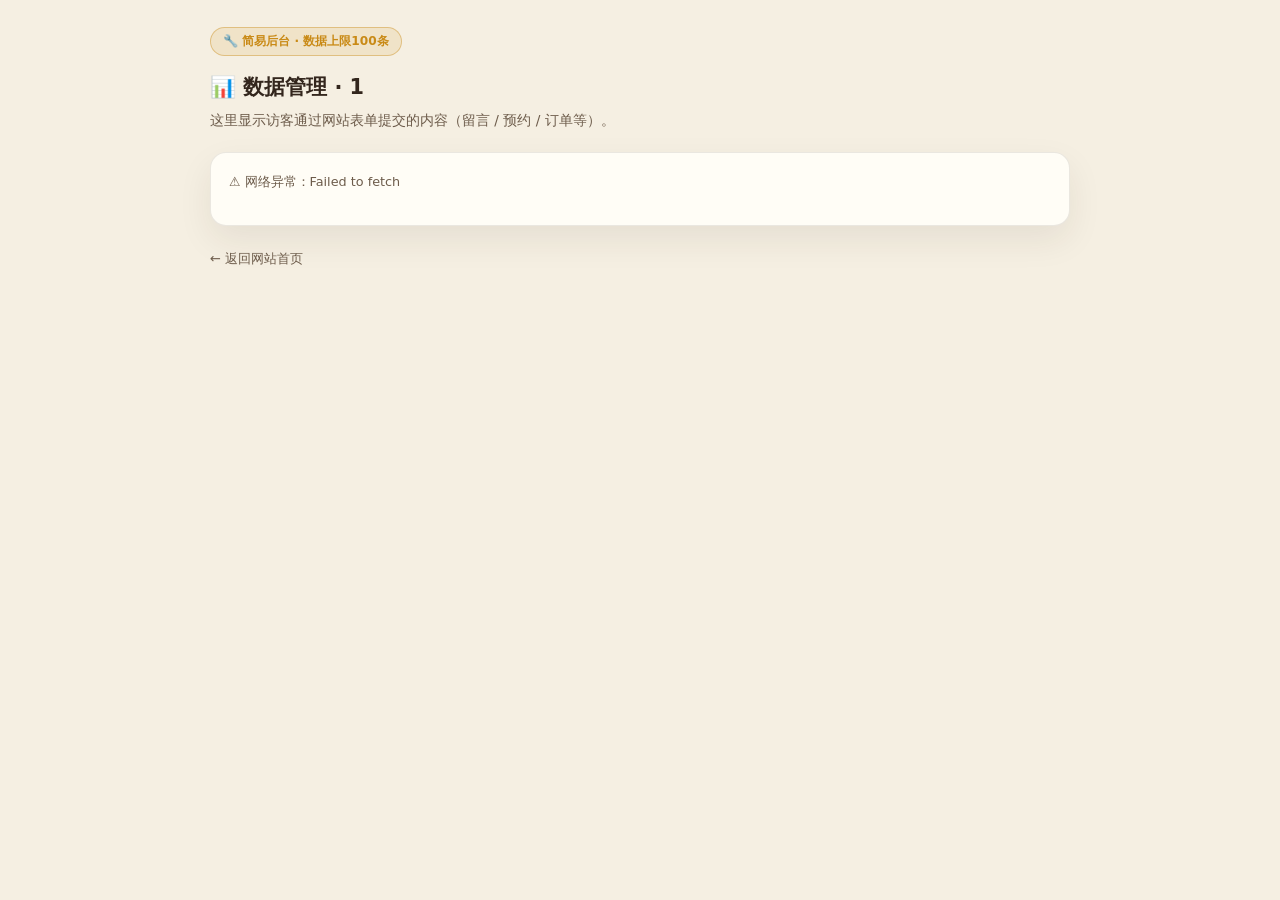
<file: sites/bx-bxf5ck/admin.html>
<!DOCTYPE html>
<html lang="zh-CN">
<head>
<meta charset="UTF-8">
<meta name="viewport" content="width=device-width, initial-scale=1.0">
<title>数据管理 · 1</title>
<style>
:root{--bg:#f5efe2;--panel:#fffdf6;--ink:#33261d;--soft:#6d5c4b;--accent:#c2402b;--amber:#c98a16}
*{margin:0;padding:0;box-sizing:border-box}
body{background:var(--bg);color:var(--ink);font-family:"PingFang SC","Microsoft YaHei",system-ui,sans-serif;padding:26px 16px 60px;line-height:1.7}
.wrap{max-width:860px;margin:0 auto}
h1{font-size:1.3rem;font-weight:900;margin-bottom:4px}
.sub{color:var(--soft);font-size:.86rem;margin-bottom:20px}
.badge{display:inline-block;background:rgba(201,138,22,.12);color:var(--amber);border:1px solid rgba(201,138,22,.4);border-radius:999px;padding:3px 12px;font-size:.76rem;font-weight:800;margin-bottom:14px}
.card{background:var(--panel);border:1px solid rgba(51,38,29,.1);border-radius:16px;padding:18px;box-shadow:0 14px 34px rgba(51,38,29,.08)}
.tip{font-size:.8rem;color:var(--soft);margin-bottom:14px}
.empty{text-align:center;color:var(--soft);padding:36px 0;font-size:.9rem}
table{width:100%;border-collapse:collapse;font-size:.84rem}
th,td{text-align:left;padding:9px 10px;border-bottom:1px solid rgba(51,38,29,.08);vertical-align:top}
th{font-weight:800;color:var(--soft);font-size:.76rem;white-space:nowrap}
td.time{white-space:nowrap;color:var(--soft);font-size:.76rem}
.err{background:rgba(194,64,43,.07);border:1px dashed rgba(194,64,43,.4);color:var(--accent);border-radius:12px;padding:14px;font-size:.85rem;margin-bottom:14px}
.back{display:inline-block;margin-top:22px;color:var(--soft);font-size:.82rem;text-decoration:none}
.back:hover{color:var(--accent)}
</style>
</head>
<body>
<div class="wrap">
<span class="badge">🔧 简易后台 · 数据上限100条</span>
<h1>📊 数据管理 · 1</h1>
<p class="sub">这里显示访客通过网站表单提交的内容（留言 / 预约 / 订单等）。</p>
<div class="card">
<p class="tip" id="tip">加载中…</p>
<div id="list"><div class="empty">正在读取数据…</div></div>
</div>
<a class="back" href="index.html">← 返回网站首页</a>
</div>
<script>
var SLUG="bx-bxf5ck";var TOKEN="t_2j6vmoanmsffxam9";
var URL="https://wcnssyiqitugqfmcbdhe.supabase.co";var KEY="eyJhbGciOiJIUzI1NiIsInR5cCI6IkpXVCJ9.eyJpc3MiOiJzdXBhYmFzZSIsInJlZiI6IndjbnNzeWlxaXR1Z3FmbWNiZGhlIiwicm9sZSI6ImFub24iLCJpYXQiOjE3ODM0MDEyNzUsImV4cCI6MjA5ODk3NzI3NX0.9EfbEr7BQhZtbOwHJ3IrkOy16kcaxlmzuJuV0A2Z8Eg";
var tip=document.getElementById("tip"),list=document.getElementById("list");
fetch(URL+"/rest/v1/rpc/get_site_data",{method:"POST",headers:{"Content-Type":"application/json","apikey":KEY,"Authorization":"Bearer "+KEY},body:JSON.stringify({p_slug:SLUG,p_token:TOKEN})})
.then(function(r){if(!r.ok){return r.text().then(function(t){if(/Could not find the function|404/.test(t)){tip.textContent="⚠️ 数据服务还没开通：请联系站长在平台后台运行升级脚本(upgrade-v5.sql)。";list.innerHTML="";}else if(/令牌无效/.test(t)){tip.textContent="⚠️ 访问令牌无效：请从建站工作台重新获取数据管理链接。";list.innerHTML="";}else{tip.textContent="⚠️ 读取失败："+t.slice(0,120);list.innerHTML="";}});}
return r.json();})
.then(function(rows){if(!rows)return;if(!rows.length){tip.textContent="📭 还没有收到任何提交，去网站上试试表单吧。";list.innerHTML="";return;}
tip.textContent="✅ 共 "+rows.length+" 条提交（最新在前，最多显示200条）";
var h="<table><thead><tr><th>姓名</th><th>联系方式</th><th>内容</th><th>时间</th></tr></thead><tbody>";
rows.forEach(function(d){var t=(d.created_at||"").replace("T"," ").slice(0,16);h+="<tr><td>"+(d.name||"-")+"</td><td>"+(d.contact||"-")+"</td><td>"+(d.content||"")+"</td><td class=\"time\">"+t+"</td></tr>";});
h+="</tbody></table>";list.innerHTML=h;})
.catch(function(e){tip.textContent="⚠️ 网络异常："+e.message;list.innerHTML="";});
</script>
</body>
</html>
</file>
<file: css/style.css>
/* ===== 薄想接单博客 · 暖纸手作风 ===== */
:root {
  --bg: #f5efe2;
  --bg2: #efe6d3;
  --panel: rgba(255, 253, 247, .72);
  --panel-solid: #fdfaf2;
  --panel-border: rgba(64, 48, 32, .16);
  --ink: #2e2620;
  --ink-soft: #55483c;
  --muted: #8b7d6a;
  --gold: #c2402b;
  --amber: #d99a2b;
  --orange: #c96f3d;
  --rose: #a63a3a;
  --green: #2f5d4a;
  --text: #2e2620;
  --radius: 14px;
  --shadow: 0 16px 40px rgba(80, 55, 30, .12);
  --serif: "Noto Serif SC", "Songti SC", "STSong", "SimSun", "Times New Roman", serif;
}
* { margin: 0; padding: 0; box-sizing: border-box; }
html { scroll-behavior: smooth; }
body {
  background:
    radial-gradient(1100px 760px at 88% -8%, rgba(217, 154, 43, .16), transparent 62%),
    radial-gradient(900px 640px at -8% 32%, rgba(47, 93, 74, .10), transparent 55%),
    var(--bg);
  color: var(--ink);
  font-family: "PingFang SC", "Microsoft YaHei", "Segoe UI", sans-serif;
  overflow-x: hidden;
  line-height: 1.75;
}
::selection { background: var(--vermilion, #c2402b); color: #fff8ec; }

/* 3D 背景 */
#bg3d { position: fixed; inset: 0; z-index: 0; display: block; pointer-events: none; }
.grain {
  position: fixed; inset: 0; z-index: 1; pointer-events: none;
  background-image: url("data:image/svg+xml,%3Csvg xmlns='http://www.w3.org/2000/svg' width='140' height='140'%3E%3Cfilter id='n'%3E%3CfeTurbulence type='fractalNoise' baseFrequency='0.85' numOctaves='2'/%3E%3C/filter%3E%3Crect width='140' height='140' filter='url(%23n)' opacity='0.5'/%3E%3C/svg%3E");
  opacity: .09; mix-blend-mode: multiply;
}

/* 导航 */
.nav { position: fixed; top: 0; left: 0; right: 0; z-index: 50; transition: background .3s, box-shadow .3s, backdrop-filter .3s; }
.nav.scrolled {
  background: rgba(245, 239, 226, .86);
  backdrop-filter: blur(14px);
  box-shadow: 0 1px 0 rgba(64, 48, 32, .12);
}
.nav-inner { max-width: 1140px; margin: 0 auto; padding: 16px 24px; display: flex; align-items: center; justify-content: space-between; }
.logo { font-family: var(--serif); font-size: 1.35rem; font-weight: 800; color: var(--ink); text-decoration: none; letter-spacing: 2px; }
.logo-dot { color: var(--gold); }
.nav-links { display: flex; gap: 26px; align-items: center; }
.nav-links a { color: var(--muted); text-decoration: none; font-size: .95rem; transition: color .25s; position: relative; }
.nav-links a:hover { color: var(--gold); }
.nav-links a.nav-cta {
  color: #fff8ec; background: var(--gold);
  padding: 8px 18px; border-radius: 999px; font-weight: 700;
  box-shadow: 0 6px 16px rgba(194, 64, 43, .22);
}
.nav-links a.nav-cta:hover { color: #fff8ec; transform: translateY(-1px); background: #a93626; }
.nav-links a.nav-accent {
  color: #8a2f22; background: rgba(217, 154, 43, .14);
  padding: 8px 16px; border-radius: 999px; font-weight: 700;
  border: 1.5px dashed rgba(217, 154, 43, .45);
}
.nav-links a.nav-accent:hover { background: rgba(217, 154, 43, .26); color: #6d220f; transform: translateY(-1px); }
.nav-toggle { display: none; background: none; border: 0; color: var(--ink); font-size: 1.5rem; cursor: pointer; }

/* Hero */
.hero { position: relative; z-index: 2; min-height: 100vh; display: flex; align-items: center; justify-content: center; text-align: center; padding: 120px 24px 80px; }
.hero-content { max-width: 860px; }
.hero-tag {
  display: inline-block; color: var(--gold);
  border: 1.5px dashed rgba(194, 64, 43, .5); background: rgba(255, 253, 247, .72);
  padding: 7px 18px; border-radius: 999px; font-size: .88rem; letter-spacing: 1px;
  margin-bottom: 28px; transform: rotate(-1.2deg);
}
.hero-title { font-family: var(--serif); font-size: clamp(2.4rem, 6vw, 4.4rem); font-weight: 900; line-height: 1.25; letter-spacing: 2px; }
.grad {
  background: linear-gradient(110deg, #c2402b 0%, #d97a2b 60%, #d99a2b 100%);
  -webkit-background-clip: text; background-clip: text; color: transparent;
}
.brush { position: relative; display: inline-block; padding-bottom: .14em; }
.brush::after {
  content: ""; position: absolute; left: 1%; right: 1%; bottom: .02em; height: .3em;
  background: url("data:image/svg+xml,%3Csvg xmlns='http://www.w3.org/2000/svg' viewBox='0 0 200 24' preserveAspectRatio='none'%3E%3Cpath d='M2 16 C 30 8, 55 20, 90 14 S 160 6, 198 12' fill='none' stroke='%23d99a2b' stroke-width='8' stroke-linecap='round' opacity='0.7'/%3E%3C/svg%3E") no-repeat bottom / 100% 100%;
  z-index: -1;
}
.hero-sub { color: var(--muted); font-size: clamp(1rem, 2vw, 1.22rem); margin: 24px 0 30px; }
.hero-mini { color: var(--muted); font-size: .86rem; margin-top: 18px; opacity: .85; }
.sec-desc { color: var(--muted); font-size: .98rem; max-width: 640px; margin: -28px auto 40px; text-align: center; }
.sec-desc b { color: var(--gold); }
.hero-actions { display: flex; gap: 16px; justify-content: center; flex-wrap: wrap; }
.btn {
  display: inline-flex; align-items: center; gap: 10px;
  padding: 14px 30px; border-radius: 999px; font-size: 1rem; font-weight: 700;
  text-decoration: none; transition: transform .25s, box-shadow .25s, background .25s; cursor: pointer; border: 0;
}
.btn-primary {
  color: #fff8ec; background: var(--gold);
  box-shadow: 0 10px 26px rgba(194, 64, 43, .26);
}
.btn-primary:hover { background: #a93626; transform: translateY(-3px); box-shadow: 0 14px 32px rgba(194, 64, 43, .34); }
.btn-ghost {
  color: var(--ink); background: rgba(255, 253, 247, .7);
  border: 1.5px solid rgba(64, 48, 32, .22);
}
.btn-ghost:hover { transform: translateY(-3px); border-color: var(--gold); color: var(--gold); }
.btn-accent {
  color: #3a2d18;
  background: linear-gradient(135deg, #e8b13d, #d99a2b 55%, #c98a16);
  border: 1.5px solid rgba(138, 98, 16, .28);
  box-shadow: 0 10px 26px rgba(217, 154, 43, .32);
}
.btn-accent:hover {
  transform: translateY(-3px);
  background: linear-gradient(135deg, #f2c04e, #e0a42c 55%, #d6931b);
  box-shadow: 0 14px 34px rgba(217, 154, 43, .42);
}
.arrow { display: inline-block; transition: transform .25s; }
.btn:hover .arrow { transform: translateX(4px); }
.btn-block { width: 100%; justify-content: center; }
.hero-meta { margin-top: 42px; display: flex; gap: 18px; justify-content: center; flex-wrap: wrap; color: var(--muted); font-size: .92rem; }
.hero-meta span {
  display: inline-flex; align-items: center; gap: 6px;
  background: rgba(255, 253, 247, .75); border: 1px solid rgba(64, 48, 32, .14);
  border-radius: 999px; padding: 7px 16px;
}
.hero-meta b { color: var(--ink); font-weight: 700; }
.scroll-hint {
  position: absolute; bottom: 30px; left: 50%; transform: translateX(-50%);
  color: var(--muted); font-size: .85rem; letter-spacing: 3px;
  animation: bob 2s ease-in-out infinite;
}
.scroll-hint span { color: var(--gold); }
@keyframes bob { 0%,100% { transform: translate(-50%, 0); } 50% { transform: translate(-50%, 8px); } }

/* 通用区块 */
.section { position: relative; z-index: 2; padding: 110px 24px; }
.container { max-width: 1140px; margin: 0 auto; }
.sec-label { display: flex; align-items: center; gap: 12px; color: var(--gold); letter-spacing: 4px; font-size: .85rem; margin-bottom: 14px; }
.sec-label::before { content: ""; width: 34px; height: 2px; background: var(--gold); flex-shrink: 0; }
.sec-title { font-family: var(--serif); font-size: clamp(1.7rem, 3.6vw, 2.5rem); font-weight: 800; margin-bottom: 48px; letter-spacing: 1px; }

/* 纸片卡片 */
.glass {
  background: var(--panel);
  border: 1.5px solid var(--panel-border);
  border-radius: var(--radius);
  box-shadow: var(--shadow);
}

/* 关于 */
.about-grid { display: grid; grid-template-columns: 1.6fr 1fr; gap: 26px; align-items: stretch; }
.about-card { padding: 34px; }
.about-card p { color: var(--ink-soft); font-size: 1.02rem; margin-bottom: 26px; }
.about-contacts { display: flex; gap: 14px; flex-wrap: wrap; }
.chip {
  display: inline-flex; align-items: center; gap: 6px;
  padding: 9px 18px; border-radius: 999px; font-size: .88rem;
  color: var(--ink-soft); border: 1.5px dashed rgba(64, 48, 32, .3);
  background: rgba(255, 253, 247, .8); text-decoration: none; transition: .25s;
}
.chip:hover { border-color: var(--gold); color: var(--gold); transform: translateY(-2px) rotate(-.6deg); }
.stat-card { padding: 34px; display: flex; flex-direction: column; justify-content: center; gap: 22px; }
.stat b {
  font-family: var(--serif); font-size: 2.3rem; font-weight: 900;
  background: linear-gradient(110deg, #c2402b, #d99a2b);
  -webkit-background-clip: text; background-clip: text; color: transparent;
}
.stat span { color: var(--muted); font-size: .92rem; margin-left: 8px; }

/* 服务 */
.service-grid { display: grid; grid-template-columns: repeat(auto-fit, minmax(230px, 1fr)); gap: 22px; }
.service-card { padding: 30px 26px; transition: transform .3s, border-color .3s; }
.service-card:hover { transform: translateY(-6px) rotate(-.4deg); border-color: rgba(194, 64, 43, .45); }
.svc-icon {
  width: 52px; height: 52px; display: flex; align-items: center; justify-content: center;
  font-size: 1.5rem; margin-bottom: 16px; border-radius: 14px;
  background: rgba(217, 154, 43, .14); border: 1px solid rgba(217, 154, 43, .3);
}
.service-card h3 { font-family: var(--serif); font-size: 1.12rem; margin-bottom: 10px; }
.service-card p { color: var(--muted); font-size: .92rem; }

/* 作品 */
.work-grid { display: grid; grid-template-columns: repeat(auto-fill, minmax(280px, 1fr)); gap: 22px; }
.work-card { overflow: hidden; cursor: pointer; transition: transform .3s, border-color .3s; }
.work-card:hover { transform: translateY(-6px); border-color: rgba(194, 64, 43, .45); }
.work-cover { height: 170px; background: linear-gradient(135deg, #ecdcbd, #e3cba2); display: flex; align-items: center; justify-content: center; font-size: 3rem; border-bottom: 1px solid rgba(64, 48, 32, .1); }
.work-body { padding: 20px 22px; }
.work-body h3 { font-family: var(--serif); font-size: 1.05rem; margin-bottom: 8px; }
.work-body p { color: var(--muted); font-size: .88rem; }
.work-tags { margin-top: 12px; display: flex; gap: 8px; flex-wrap: wrap; }
.work-tags span { font-size: .75rem; color: var(--gold); border: 1px dashed rgba(194, 64, 43, .4); border-radius: 999px; padding: 3px 10px; }

/* 博客列表 */
.blog-list { display: flex; flex-direction: column; gap: 16px; }
.blog-item {
  display: flex; align-items: center; justify-content: space-between; gap: 20px;
  padding: 22px 26px; cursor: pointer; transition: transform .3s, border-color .3s;
  border-left: 5px solid rgba(47, 93, 74, .55);
}
.blog-item:hover { transform: translateX(6px); border-color: rgba(194, 64, 43, .5); }
.blog-item h3 { font-family: var(--serif); font-size: 1.08rem; }
.blog-item .blog-date { color: var(--muted); font-size: .82rem; white-space: nowrap; }
.empty-tip { color: var(--muted); padding: 30px; text-align: center; }

/* 接单 */
.section-order { background: radial-gradient(ellipse at 50% 0%, rgba(217, 154, 43, .16), transparent 62%); }
.order-wrap { max-width: 720px; margin: 0 auto; }
.order-form { padding: 36px; display: flex; flex-direction: column; gap: 20px; background: rgba(255, 253, 247, .66); }
.form-row { display: grid; grid-template-columns: 1fr 1fr; gap: 18px; }
label { display: flex; flex-direction: column; gap: 8px; font-size: .9rem; color: var(--ink-soft); }
label span { color: var(--rose); }
input, select, textarea {
  background: rgba(255, 255, 255, .78); border: 1.5px solid var(--panel-border); border-radius: 12px;
  color: var(--ink); padding: 12px 14px; font-size: .95rem; font-family: inherit;
  outline: none; transition: border-color .25s, box-shadow .25s; width: 100%;
}
input:focus, select:focus, textarea:focus { border-color: var(--gold); box-shadow: 0 0 0 3px rgba(194, 64, 43, .1); }
textarea { resize: vertical; }
.form-tip { color: var(--muted); font-size: .82rem; text-align: center; }

/* 页脚 */
.footer { position: relative; z-index: 2; border-top: 1.5px solid rgba(64, 48, 32, .14); padding: 40px 24px; }
.footer-inner { display: flex; justify-content: space-between; align-items: center; gap: 16px; flex-wrap: wrap; }
.footer-logo { font-family: var(--serif); font-weight: 800; font-size: 1.1rem; margin-bottom: 6px; letter-spacing: 2px; }
.footer-tip, .footer-copy { color: var(--muted); font-size: .85rem; }

/* 弹窗 */
.modal { position: fixed; inset: 0; z-index: 100; display: flex; align-items: center; justify-content: center; padding: 24px; }
.modal[hidden] { display: none; }
.modal-backdrop { position: absolute; inset: 0; background: rgba(58, 44, 30, .45); backdrop-filter: blur(6px); }
.modal-box {
  position: relative; width: min(720px, 100%); max-height: 84vh; overflow-y: auto;
  background: var(--panel-solid); border: 1.5px solid var(--panel-border); border-radius: var(--radius);
  padding: 36px; box-shadow: 0 26px 70px rgba(58, 44, 30, .28);
}
.modal-close { position: sticky; top: 0; float: right; background: none; border: 0; color: var(--muted); font-size: 1.3rem; cursor: pointer; z-index: 2; }
.modal-close:hover { color: var(--gold); }
.modal-box h2 { font-family: var(--serif); font-size: 1.5rem; margin-bottom: 8px; padding-right: 30px; }
.modal-meta { color: var(--muted); font-size: .82rem; margin-bottom: 20px; }
.modal-body { color: var(--ink-soft); }
.modal-body p { margin-bottom: 14px; }
.modal-body img { max-width: 100%; border-radius: 12px; margin: 10px 0; }

/* 入场动画 */
.reveal { opacity: 0; transform: translateY(28px); transition: opacity .7s ease, transform .7s ease; }
.reveal.visible { opacity: 1; transform: none; }

/* 响应式 */
@media (max-width: 860px) {
  .about-grid { grid-template-columns: 1fr; }
  .form-row { grid-template-columns: 1fr; }
  .nav-links {
    position: fixed; top: 64px; right: 16px; left: 16px;
    flex-direction: column; background: rgba(250, 247, 238, .97);
    border: 1px solid var(--panel-border); border-radius: var(--radius);
    padding: 20px; gap: 16px; display: none; box-shadow: var(--shadow);
  }
  .nav-links.open { display: flex; }
  .nav-toggle { display: block; }
}
/* ===== 免费建站 ===== */
.section-builder { position: relative; }
.section-builder::before {
  content: "✦"; position: absolute; top: 26px; left: 50%; transform: translateX(-50%);
  color: rgba(194, 64, 43, .28); font-size: 1.1rem;
}
.builder-wrap { display: grid; grid-template-columns: minmax(0, 1fr) minmax(0, 1fr); gap: 26px; align-items: start; }
.builder-form { padding: 34px; display: flex; flex-direction: column; gap: 18px; background: rgba(255, 253, 247, .72); }
.builder-label { font-size: .9rem; color: var(--ink-soft); font-weight: 600; margin-top: 4px; }
.builder-label span { color: var(--rose); }
.theme-picker { display: grid; grid-template-columns: repeat(4, 1fr); gap: 12px; }
.theme-card {
  position: relative; display: flex; flex-direction: column; align-items: center; gap: 6px;
  padding: 14px 8px 12px; border-radius: 12px; cursor: pointer;
  border: 1.5px solid var(--panel-border); background: rgba(255, 255, 255, .6);
  transition: border-color .25s, transform .25s, box-shadow .25s;
}
.theme-card:hover { transform: translateY(-2px); }
.theme-card.selected { border-color: var(--gold); box-shadow: 0 0 0 3px rgba(194, 64, 43, .12); }
.theme-card input { position: absolute; opacity: 0; pointer-events: none; }
.theme-card .swatch {
  width: 38px; height: 38px; border-radius: 50%; display: block; margin-bottom: 4px;
  box-shadow: inset 0 0 0 3px rgba(255, 255, 255, .7), 0 4px 10px rgba(80, 55, 30, .18);
}
.theme-card b { font-size: .88rem; }
.theme-card i { font-style: normal; font-size: .68rem; color: var(--muted); }
.theme-cinnabar .swatch { background: linear-gradient(135deg, #c2402b, #e08a5a); }
.theme-green .swatch { background: linear-gradient(135deg, #2f5d4a, #7ba47f); }
.theme-amber .swatch { background: linear-gradient(135deg, #d99a2b, #f0cf7e); }
.theme-rose .swatch { background: linear-gradient(135deg, #a63a3a, #c98a76); }
.feature-chips { display: flex; flex-wrap: wrap; gap: 10px; }
.chip-check { position: relative; cursor: pointer; }
.chip-check input { position: absolute; opacity: 0; pointer-events: none; }
.chip-check span {
  display: inline-flex; align-items: center; gap: 6px; padding: 9px 16px;
  border-radius: 999px; font-size: .86rem; color: var(--ink-soft);
  border: 1.5px dashed rgba(64, 48, 32, .3); background: rgba(255, 253, 247, .7);
  transition: all .25s;
}
.chip-check input:checked + span {
  color: #8a2f22; border-style: solid; border-color: rgba(194, 64, 43, .5);
  background: rgba(194, 64, 43, .1); font-weight: 600;
}
.chip-check:hover span { transform: translateY(-1px); }

.builder-preview {
  position: sticky; top: 90px; padding: 18px; display: flex; flex-direction: column; gap: 12px;
  background: rgba(255, 253, 247, .8);
}
.preview-head { display: flex; justify-content: space-between; align-items: center; font-size: .86rem; color: var(--ink-soft); }
.preview-url {
  font-family: ui-monospace, Consolas, monospace; font-size: .8rem; color: var(--gold);
  background: rgba(217, 154, 43, .1); border: 1px dashed rgba(217, 154, 43, .35);
  padding: 3px 10px; border-radius: 999px;
}
.preview-frame {
  height: 420px; border-radius: 12px; overflow: hidden;
  border: 1.5px solid var(--panel-border); background: #f8f2e4;
}
.preview-frame iframe { width: 100%; height: 100%; border: 0; background: #f8f2e4; }
.preview-actions { display: flex; gap: 10px; justify-content: center; }

/* ===== 最近上线 ===== */
.site-grid { display: grid; grid-template-columns: repeat(auto-fill, minmax(270px, 1fr)); gap: 20px; }
.site-card {
  display: flex; gap: 16px; align-items: flex-start; padding: 20px; text-decoration: none; color: inherit;
  transition: transform .3s, border-color .3s, box-shadow .3s;
}
.site-card:hover { transform: translateY(-5px); border-color: rgba(194, 64, 43, .45); box-shadow: 0 22px 50px rgba(80, 55, 30, .18); }
.site-emoji {
  width: 52px; height: 52px; flex-shrink: 0; display: flex; align-items: center; justify-content: center;
  font-size: 1.5rem; border-radius: 14px; background: rgba(217, 154, 43, .14);
  border: 1px solid rgba(217, 154, 43, .3);
}
.site-body h3 { font-family: var(--serif); font-size: 1.02rem; margin-bottom: 5px; }
.site-body p { color: var(--muted); font-size: .86rem; margin-bottom: 8px; }
.site-meta { font-size: .72rem; color: var(--muted); background: rgba(64, 48, 32, .06); border-radius: 999px; padding: 3px 10px; }

/* 分区装饰线 */
.section { position: relative; }
.section::after {
  content: ""; position: absolute; left: 50%; bottom: -1px; transform: translateX(-50%);
  width: 120px; height: 1.5px;
  background: linear-gradient(90deg, transparent, rgba(194, 64, 43, .35), transparent);
}

@media (max-width: 900px) {
  .builder-wrap { grid-template-columns: 1fr; }
  .builder-preview { position: static; }
}
@media (max-width: 560px) {
  .theme-picker { grid-template-columns: repeat(2, 1fr); }
  .hero-actions { flex-direction: column; align-items: center; }
  .hero-actions .btn { width: min(320px, 100%); justify-content: center; }
  .builder-form { padding: 24px 18px; }
}

/* ===== AI 建站工作台入口卡 ===== */
.studio-entry{
  display:grid;grid-template-columns:1.2fr 1fr;gap:26px;align-items:center;
  padding:38px 40px;border-radius:26px;
  background:
    radial-gradient(500px 260px at 92% 8%, rgba(201,138,22,.18), transparent 60%),
    linear-gradient(135deg,#fffdf6,#f8efdd);
}
.studio-entry-left h3{font-size:1.5rem;letter-spacing:1px;margin-bottom:12px}
.studio-entry-left p{color:var(--soft);line-height:1.9;font-size:.95rem;margin-bottom:18px}
.studio-entry-left p b{color:var(--accent)}
.entry-tags{display:flex;flex-wrap:wrap;gap:8px;margin-bottom:24px}
.entry-tags span{
  font-size:.76rem;font-weight:800;color:var(--ink);
  background:rgba(194,64,43,.08);border:1px solid rgba(194,64,43,.18);
  padding:6px 12px;border-radius:999px;
}
.entry-mock{
  display:grid;grid-template-columns:1fr 1.25fr;gap:14px;
  box-shadow:0 24px 60px rgba(51,38,29,.18);border-radius:18px;padding:14px;
  background:#fbf6ea;border:1px solid rgba(51,38,29,.1);
  transform:rotate(1.2deg);transition:transform .4s;
}
.studio-entry:hover .entry-mock{transform:rotate(0deg) translateY(-3px)}
.mock-chat{display:flex;flex-direction:column;gap:9px;padding:10px;background:#fff;border-radius:12px}
.mock-line{height:8px;border-radius:99px;background:rgba(51,38,29,.14)}
.mock-line.w70{width:70%}.mock-line.w90{width:90%}.mock-line.w55{width:55%}.mock-line.w80{width:80%}
.mock-line.accent{background:rgba(194,64,43,.4)}
.mock-web{display:flex;flex-direction:column;gap:10px;padding:10px;background:#fff;border-radius:12px}
.mock-nav{height:10px;border-radius:6px;background:rgba(51,38,29,.1);width:100%}
.mock-hero{height:44px;border-radius:10px;background:linear-gradient(135deg,#f3d9c8,#e8c39a);width:100%}
.mock-row{display:flex;gap:8px}
.mock-row i{flex:1;height:26px;border-radius:8px;background:rgba(51,38,29,.07)}
@media (max-width:860px){
  .studio-entry{grid-template-columns:1fr;padding:26px 22px}
  .entry-mock{transform:none}
}
</file>
<file: css/admin.css>
/* 修复：hidden 属性被 display:flex 覆盖导致登录/后台界面同时显示 */
[hidden] { display: none !important; }

/* ===== 后台样式 ===== */
.admin-body { min-height: 100vh; }
.admin-login {
  min-height: 100vh; display: flex; align-items: center; justify-content: center; padding: 24px;
}
.login-box { width: min(420px, 100%); padding: 40px; display: flex; flex-direction: column; gap: 18px; }
.login-box h1 { font-family: var(--serif); font-size: 1.5rem; text-align: center; letter-spacing: 2px; }
.login-tip { color: var(--muted); font-size: .85rem; text-align: center; }

.admin-shell { display: flex; min-height: 100vh; }
.admin-side {
  width: 230px; flex-shrink: 0; padding: 26px 18px;
  border-right: 1px solid var(--panel-border);
  background: rgba(253, 250, 242, .85); backdrop-filter: blur(10px);
  display: flex; flex-direction: column; gap: 22px;
}
.admin-brand { font-family: var(--serif); font-weight: 800; font-size: 1.15rem; padding: 0 8px; letter-spacing: 2px; }
.admin-tabs { display: flex; flex-direction: column; gap: 6px; flex: 1; }
.tab {
  text-align: left; background: none; border: 0; color: var(--muted);
  padding: 12px 14px; border-radius: 12px; font-size: .95rem; cursor: pointer;
  transition: background .2s, color .2s;
}
.tab:hover { background: rgba(194,64,43,.08); color: var(--gold); }
.tab.active { background: rgba(194,64,43,.14); color: var(--gold); font-weight: 700; }

.admin-main { flex: 1; padding: 30px; max-width: 1000px; }
.panel-head {
  display: flex; align-items: center; justify-content: space-between;
  gap: 16px; flex-wrap: wrap; margin-bottom: 22px;
}
.panel-head h2 { font-size: 1.3rem; }
.panel-actions { display: flex; gap: 12px; align-items: center; }

/* 订单卡片 */
.order-card {
  padding: 22px 24px; margin-bottom: 16px;
  display: flex; flex-direction: column; gap: 10px;
}
.order-top { display: flex; align-items: center; justify-content: space-between; gap: 12px; flex-wrap: wrap; }
.order-title b { font-size: 1.05rem; }
.order-title .o-type {
  margin-left: 10px; font-size: .75rem; color: var(--amber);
  border: 1px solid var(--panel-border); border-radius: 999px; padding: 2px 10px;
}
.o-status { font-size: .78rem; border-radius: 999px; padding: 4px 12px; }
.o-status.new { background: rgba(194,64,43,.12); color: #b03a28; }
.o-status.processing { background: rgba(217,154,43,.16); color: #a5711a; }
.o-status.done { background: rgba(47,93,74,.14); color: #2f5d4a; }
.order-meta { color: var(--muted); font-size: .85rem; display: flex; gap: 18px; flex-wrap: wrap; }
.order-desc { color: var(--text); font-size: .92rem; background: rgba(64,48,32,.06); border-radius: 10px; padding: 12px 14px; white-space: pre-wrap; }
.order-actions { display: flex; gap: 10px; align-items: center; flex-wrap: wrap; }
.order-actions select { width: auto; padding: 8px 12px; font-size: .85rem; }
.mini-btn {
  background: none; border: 1px solid var(--panel-border); color: var(--muted);
  padding: 7px 14px; border-radius: 10px; cursor: pointer; font-size: .82rem; transition: .2s;
}
.mini-btn:hover { border-color: var(--gold); color: var(--amber); }
.mini-btn.danger:hover { border-color: var(--rose); color: var(--rose); }

/* 内容列表 */
.post-row {
  display: flex; align-items: center; justify-content: space-between; gap: 14px;
  padding: 16px 20px; margin-bottom: 12px; cursor: pointer; transition: border-color .2s, transform .2s;
}
.post-row:hover { border-color: rgba(245,165,36,.45); transform: translateX(4px); }
.post-row h3 { font-size: 1rem; }
.post-row .p-cat { font-size: .75rem; color: var(--orange); border: 1px solid var(--panel-border); border-radius: 999px; padding: 2px 10px; margin-left: 10px; }
.post-row .p-meta { color: var(--muted); font-size: .8rem; margin-top: 4px; }
.p-dot { width: 8px; height: 8px; border-radius: 50%; display: inline-block; margin-right: 6px; }
.p-dot.on { background: #3e8e63; }
.p-dot.off { background: #b3a794; }

/* 设置表单 */
.config-form { display: flex; flex-direction: column; gap: 16px; }
.config-form label { display: flex; flex-direction: column; gap: 8px; }
.config-form .hint { font-size: .78rem; color: #78716c; }

/* 编辑器 */
.editor-box { width: min(760px, 100%); }
.editor-form { display: flex; flex-direction: column; gap: 16px; margin-top: 16px; }
.check-row { flex-direction: row; align-items: center; gap: 10px; }
.check-row input { width: auto; }
.editor-actions { display: flex; gap: 12px; align-items: center; }

@media (max-width: 760px) {
  .admin-shell { flex-direction: column; }
  .admin-side { width: 100%; border-right: 0; border-bottom: 1px solid var(--panel-border); }
  .admin-tabs { flex-direction: row; flex-wrap: wrap; }
  .admin-main { padding: 20px 14px; }
}
/* 建站审核 */
.sites-hint { color: var(--muted); font-size: .84rem; margin: -8px 0 18px; }
.site-admin-card { padding: 20px 22px; margin-bottom: 14px; display: flex; flex-direction: column; gap: 8px; }
.site-admin-top { display: flex; align-items: center; justify-content: space-between; gap: 12px; flex-wrap: wrap; }
.site-admin-top b { font-size: 1.02rem; }
.s-purpose { margin-left: 10px; font-size: .75rem; color: var(--amber); border: 1px solid var(--panel-border); border-radius: 999px; padding: 2px 10px; }
.site-admin-desc { color: var(--text); font-size: .9rem; }
.site-admin-meta { color: var(--muted); font-size: .82rem; display: flex; gap: 14px; flex-wrap: wrap; }
.mini-btn.ok { border-color: rgba(47, 93, 74, .5); color: #2f5d4a; }
.mini-btn.ok:hover { background: rgba(47, 93, 74, .1); border-color: #2f5d4a; color: #2f5d4a; }
.o-status.rejected { background: rgba(139, 125, 106, .16); color: #6d5c4b; }
.code-box { width: min(860px, 100%); }
.code-box textarea {
  width: 100%; margin-top: 14px; font-family: ui-monospace, Consolas, monospace;
  font-size: .78rem; line-height: 1.55; background: #2e2620; color: #f3e9d7;
  border: 1px solid rgba(0, 0, 0, .3); border-radius: 10px; padding: 14px;
}
.code-box .editor-actions { margin-top: 14px; justify-content: flex-end; }
</file>
<file: css/studio.css>
/* ===== 薄想 · AI 建站工作台 ===== */
:root{
  --bg:#f5efe2;
  --panel:#fffdf6;
  --ink:#33261d;
  --soft:#6d5c4b;
  --line:rgba(51,38,29,.12);
  --accent:#c2402b;
  --accent-dark:#8a2f22;
  --amber:#c98a16;
  --green:#2f5d4a;
  --ok:#2f5d4a;
  --err:#c2402b;
  --shadow:0 18px 50px rgba(51,38,29,.14);
}
*{margin:0;padding:0;box-sizing:border-box}
[hidden]{display:none!important}
html,body{height:100%}
body{
  background:
    radial-gradient(1200px 600px at 85% -10%, rgba(201,138,22,.16), transparent 60%),
    radial-gradient(900px 500px at -10% 110%, rgba(194,64,43,.12), transparent 55%),
    var(--bg);
  color:var(--ink);
  font-family:"PingFang SC","Microsoft YaHei",system-ui,sans-serif;
  overflow:hidden;
}
body::before{
  content:"";position:fixed;inset:0;pointer-events:none;opacity:.5;z-index:0;
  background-image:url("data:image/svg+xml,%3Csvg xmlns='http://www.w3.org/2000/svg' width='160' height='160'%3E%3Cfilter id='n'%3E%3CfeTurbulence type='fractalNoise' baseFrequency='0.9' numOctaves='2'/%3E%3C/filter%3E%3Crect width='100%25' height='100%25' filter='url(%23n)' opacity='0.05'/%3E%3C/svg%3E");
}
.glass{
  background:rgba(255,253,246,.82);
  backdrop-filter:blur(14px);
  border:1px solid var(--line);
  box-shadow:var(--shadow);
}

/* ===== 顶部工具栏 ===== */
.st-top{
  position:relative;z-index:20;
  height:64px;
  background:rgba(255,253,246,.9);
  backdrop-filter:blur(14px);
  border-bottom:1px solid var(--line);
  display:flex;align-items:center;
}
.st-top-in{
  width:100%;max-width:1560px;margin:0 auto;padding:0 18px;
  display:flex;align-items:center;gap:14px;
}
.st-logo{
  color:var(--ink);text-decoration:none;font-weight:900;font-size:1.02rem;
  white-space:nowrap;letter-spacing:1px;
}
.st-logo .dot{color:var(--accent)}
.st-title-group{flex:1;display:flex;gap:10px;min-width:0}
.st-title-group input{
  flex:1.6;min-width:160px;
  border:1px solid var(--line);border-radius:12px;
  background:#fff;padding:9px 14px;font-size:.92rem;color:var(--ink);
  outline:none;transition:border-color .2s,box-shadow .2s;
}
.st-title-group select{
  flex:.9;min-width:120px;
  border:1px solid var(--line);border-radius:12px;
  background:#fff;padding:9px 10px;font-size:.85rem;color:var(--ink);
  outline:none;cursor:pointer;
}
.st-title-group input:focus,.st-title-group select:focus{border-color:var(--amber);box-shadow:0 0 0 3px rgba(201,138,22,.15)}
.st-actions{display:flex;gap:10px;white-space:nowrap}
.st-btn{
  border:none;border-radius:999px;cursor:pointer;font-weight:800;
  padding:10px 20px;font-size:.88rem;letter-spacing:.5px;
  transition:transform .18s,box-shadow .18s,background .18s;
}
.st-btn:hover{transform:translateY(-1px)}
.st-btn.accent{
  background:linear-gradient(135deg,#d96a33,#c2402b 55%,#a8352a);
  color:#fff;box-shadow:0 8px 22px rgba(194,64,43,.35);
}
.st-btn.accent:hover{box-shadow:0 12px 28px rgba(194,64,43,.45)}
.st-btn.ghost{
  background:transparent;color:var(--soft);
  border:1px solid var(--line);
}
.st-btn.ghost:hover{color:var(--accent);border-color:var(--accent)}

/* ===== 主体 ===== */
.st-main{
  position:relative;z-index:10;
  display:grid;grid-template-columns:400px 1fr;gap:16px;
  height:calc(100vh - 64px);padding:16px;max-width:1560px;margin:0 auto;
}
.st-chat{display:flex;flex-direction:column;border-radius:22px;overflow:hidden;min-height:0}
.st-preview{display:flex;flex-direction:column;border-radius:22px;overflow:hidden;min-height:0}

/* ===== 对话区 ===== */
.chat-head{
  display:flex;align-items:center;justify-content:space-between;
  padding:14px 16px;border-bottom:1px solid var(--line);
}
.chat-ai{font-weight:900;letter-spacing:1px}
.model-badge{
  font-size:.72rem;font-weight:800;color:var(--accent);
  border:1px solid rgba(194,64,43,.3);background:rgba(194,64,43,.08);
  padding:3px 10px;border-radius:999px;
}
.chat-list{flex:1;overflow-y:auto;padding:14px 14px 8px;display:flex;flex-direction:column;gap:12px}
.chat-list::-webkit-scrollbar{width:6px}
.chat-list::-webkit-scrollbar-thumb{background:rgba(51,38,29,.18);border-radius:99px}

.msg{display:flex;gap:9px;max-width:100%}
.msg .avatar{
  flex:none;width:30px;height:30px;border-radius:10px;
  display:flex;align-items:center;justify-content:center;font-size:.95rem;
}
.msg.bot .avatar{background:linear-gradient(135deg,#c2402b,#8a2f22);color:#fff}
.msg.user .avatar{background:rgba(201,138,22,.2)}
.msg .bubble{
  padding:10px 13px;border-radius:4px 16px 16px 16px;
  font-size:.86rem;line-height:1.7;white-space:pre-wrap;word-break:break-word;
  min-width:0;max-width:100%;
}
.msg.bot .bubble{
  background:#faf3e4;border:1px solid var(--line);
  border-radius:4px 16px 16px 16px;
}
.msg.user{flex-direction:row-reverse}
.msg.user .bubble{
  background:linear-gradient(135deg,rgba(194,64,43,.1),rgba(201,138,22,.12));
  border:1px solid rgba(194,64,43,.22);
  border-radius:16px 4px 16px 16px;color:var(--ink);
}
.msg .bubble b{color:var(--accent)}
.msg .bubble .sugg{
  display:flex;flex-direction:column;gap:8px;margin-top:10px;
}
.msg .bubble .sugg button{
  text-align:left;border:1px solid rgba(194,64,43,.25);background:#fff;
  color:var(--ink);border-radius:12px;padding:9px 12px;font-size:.82rem;cursor:pointer;
  transition:all .15s;
}
.msg .bubble .sugg button:hover{border-color:var(--accent);color:var(--accent);transform:translateX(2px)}
.msg .bubble .status{color:var(--soft);font-size:.8rem}
.thinking{display:inline-flex;align-items:center;gap:8px;color:var(--soft);font-size:.86rem}
/* ===== AI 思考过程展示 ===== */
.think-wrap{display:flex;flex-direction:column;gap:6px}
.think-head{
  font-size:.76rem;font-weight:800;color:var(--amber);cursor:pointer;user-select:none;
  display:flex;align-items:center;gap:6px;letter-spacing:.3px;
}
.think-head:hover{color:var(--accent)}
.think-arrow{font-size:.68rem;opacity:.75;font-weight:600}
.think-body{
  font-size:.76rem;line-height:1.7;color:var(--soft);
  background:rgba(201,138,22,.07);border:1px dashed rgba(201,138,22,.35);
  border-radius:10px;padding:8px 10px;max-height:190px;overflow-y:auto;
  white-space:pre-wrap;word-break:break-word;
}
.think-tip{font-size:.74rem;color:var(--soft)}
.think-tip .dots{display:inline-flex;gap:4px;margin-left:6px}
.thinking .dots{display:inline-flex;gap:4px}
.thinking .dots i{width:6px;height:6px;border-radius:50%;background:var(--accent);display:inline-block;animation:bxDot 1.2s infinite ease-in-out}
.thinking .dots i:nth-child(2){animation-delay:.18s}
.thinking .dots i:nth-child(3){animation-delay:.36s}
@keyframes bxDot{0%,70%,100%{opacity:.25;transform:translateY(0)}35%{opacity:1;transform:translateY(-4px)}}
.msg .bubble .img-inline{width:100%;border-radius:12px;margin-top:8px;border:1px solid var(--line)}

.chat-tools{
  display:grid;grid-template-columns:1fr 1fr 1fr;gap:8px;
  padding:10px 14px;border-top:1px solid var(--line);
}
.tool-btn{
  border:1px solid var(--line);background:#fff;border-radius:12px;
  padding:8px 0;font-size:.82rem;font-weight:700;color:var(--soft);cursor:pointer;
  transition:all .15s;
}
.tool-btn:hover{border-color:var(--amber);color:var(--amber)}
.tool-btn.active{
  background:linear-gradient(135deg,#c2402b,#8a2f22);color:#fff;border-color:transparent;
}
.chat-input{display:flex;gap:8px;padding:0 14px 10px}
.chat-input textarea{
  flex:1;resize:none;border:1px solid var(--line);border-radius:14px;
  background:#fff;padding:10px 14px;font-size:.88rem;color:var(--ink);
  font-family:inherit;outline:none;max-height:110px;line-height:1.5;
}
.chat-input textarea:focus{border-color:var(--amber);box-shadow:0 0 0 3px rgba(201,138,22,.15)}
.send-btn{
  border:none;border-radius:14px;background:linear-gradient(135deg,#d96a33,#c2402b);
  color:#fff;font-weight:800;padding:0 20px;cursor:pointer;font-size:.88rem;
  transition:transform .15s,box-shadow .15s;
}
.send-btn:hover{transform:translateY(-1px);box-shadow:0 6px 16px rgba(194,64,43,.35)}
.send-btn:disabled{opacity:.5;cursor:not-allowed;transform:none;box-shadow:none}
.chat-hint{
  padding:0 16px 12px;font-size:.72rem;color:var(--soft);
  border-top:1px dashed var(--line);padding-top:10px;
}

/* ===== 预览区 ===== */
.preview-head{
  display:flex;align-items:center;gap:12px;
  padding:12px 16px;border-bottom:1px solid var(--line);flex-wrap:wrap;
}
.pv-status{font-weight:800;font-size:.86rem;letter-spacing:.5px}
.pv-badge{font-size:.74rem;font-weight:800;color:#8f6210;background:rgba(201,138,22,.14);border:1px solid rgba(201,138,22,.45);padding:3px 10px;border-radius:999px;white-space:nowrap}
.preview-url{
  flex:1;font-size:.8rem;color:var(--green);font-weight:700;
  overflow:hidden;text-overflow:ellipsis;white-space:nowrap;min-width:0;
}
.pv-actions{display:flex;gap:8px}
.mini-btn{
  border:1px solid var(--line);background:#fff;border-radius:10px;
  padding:6px 12px;font-size:.76rem;font-weight:700;color:var(--soft);cursor:pointer;
  transition:all .15s;
}
.mini-btn:hover{border-color:var(--accent);color:var(--accent)}
.mini-btn.ok{border-color:rgba(47,93,74,.4);color:var(--ok);background:rgba(47,93,74,.08)}
.mini-btn.ok:hover{border-color:var(--ok);background:rgba(47,93,74,.16)}
#stEditText.active{color:#fff;background:linear-gradient(135deg,#d96a33,#c2402b);border-color:transparent}
.edit-bar{position:fixed;left:50%;bottom:20px;transform:translateX(-50%);z-index:99;display:flex;align-items:center;gap:12px;background:rgba(255,253,246,.96);border:1px solid rgba(194,64,43,.4);box-shadow:0 14px 34px rgba(51,38,29,.22);border-radius:999px;padding:9px 16px;font-size:.82rem;font-weight:800;color:var(--ink)}
.edit-bar span{color:var(--soft)}
.bubble:empty{display:none}
.preview-frame{flex:1;min-height:0;background:#fff}
.preview-frame iframe{width:100%;height:100%;border:none;background:#fff}

/* ===== 全屏预览 ===== */
#stFull{border-color:var(--accent);color:var(--accent)}
#stFull:hover{background:var(--accent);color:#fff}
.fullscreen-mask{position:fixed;inset:0;z-index:300;background:#1a130d;display:flex;flex-direction:column;padding:env(safe-area-inset-top) env(safe-area-inset-right) env(safe-area-inset-bottom) env(safe-area-inset-left)}
.fullscreen-mask[hidden]{display:none}
.fs-head{display:flex;align-items:center;justify-content:space-between;gap:10px;padding:12px 16px;color:#f5efe2;background:rgba(255,255,255,.06);border-bottom:1px solid rgba(255,255,255,.14)}
.fs-head b{font-size:.9rem;letter-spacing:.5px}
.fs-actions{display:flex;gap:8px}
.fs-frame{flex:1;min-height:0;background:#fff}
.fs-frame iframe{width:100%;height:100%;border:none;background:#fff}

/* ===== 弹窗 ===== */
.modal{position:fixed;inset:0;z-index:100;display:flex;align-items:center;justify-content:center}
.modal[hidden]{display:none}
.modal-backdrop{position:absolute;inset:0;background:rgba(51,38,29,.45);backdrop-filter:blur(4px)}
.modal-box{
  position:relative;width:min(560px,92vw);max-height:88vh;overflow-y:auto;
  background:var(--panel);border-radius:24px;box-shadow:var(--shadow);
  padding:30px 28px;border:1px solid var(--line);
}
.modal-close{
  position:absolute;top:14px;right:14px;border:none;background:rgba(51,38,29,.08);
  width:32px;height:32px;border-radius:50%;cursor:pointer;font-size:.9rem;color:var(--soft);
}
.modal-close:hover{background:rgba(194,64,43,.12);color:var(--accent)}
.modal-box h2{font-size:1.2rem;letter-spacing:1px;margin-bottom:8px}
.modal-box .ok-mark{
  width:64px;height:64px;margin:6px auto 16px;border-radius:50%;
  background:linear-gradient(135deg,#2f5d4a,#1f4034);color:#fff;
  display:flex;align-items:center;justify-content:center;font-size:1.8rem;
  box-shadow:0 10px 26px rgba(47,93,74,.4);
}
.pub-url{
  display:block;text-align:center;font-weight:900;font-size:1rem;color:var(--accent);
  background:#faf3e4;border:1px dashed rgba(194,64,43,.4);border-radius:14px;
  padding:14px;margin:14px 0;word-break:break-all;text-decoration:none;
}
.pub-tip{font-size:.84rem;color:var(--soft);line-height:1.8;text-align:center}
.pub-status-line{margin-top:12px;font-size:.85rem;font-weight:800;color:var(--amber);text-align:center}
.pub-tip b{color:var(--ok)}
.pub-actions{display:flex;gap:10px;justify-content:center;margin-top:18px}
.pub-actions .st-btn{min-width:130px}
.err-box{color:var(--err);font-size:.86rem;line-height:1.8}

/* 工具弹窗 */
.tool-box textarea{
  width:100%;resize:none;border:1px solid var(--line);border-radius:14px;
  background:#fff;padding:12px 14px;font-size:.88rem;color:var(--ink);
  font-family:inherit;outline:none;line-height:1.6;margin-top:6px;
}
.tool-box textarea:focus{border-color:var(--amber);box-shadow:0 0 0 3px rgba(201,138,22,.15)}
.tool-tip{font-size:.8rem;color:var(--soft);margin-bottom:4px}
.tool-ratio{display:flex;gap:8px;margin-top:12px}
.ratio-btn{
  border:1px solid var(--line);background:#fff;border-radius:10px;
  padding:7px 12px;font-size:.78rem;font-weight:700;color:var(--soft);cursor:pointer;
}
.ratio-btn.active{border-color:var(--amber);color:var(--amber);background:rgba(201,138,22,.08)}
.tool-actions{display:flex;align-items:center;justify-content:space-between;margin-top:16px}
.tool-progress{font-size:.8rem;color:var(--soft);font-weight:700}
.tool-preview-img{width:100%;border-radius:14px;margin-top:12px;border:1px solid var(--line)}

/* 移动端适配 */
@media (max-width:900px){
  body{overflow:auto}
  .st-main{grid-template-columns:1fr;grid-template-rows:minmax(300px,45vh) minmax(340px,52vh);height:auto;padding:10px}
  .st-top{height:auto;padding:8px 0}
  .st-top-in{flex-wrap:wrap;gap:8px}
  .st-title-group{flex-wrap:wrap}
  .st-title-group input{flex:1 1 100%}
  .st-title-group select{flex:1}
  .st-actions{width:100%;justify-content:flex-end}
  .chat-list{max-height:none}
}
/* ===== v3 新增：会话 / 文件 / API / 移动端 ===== */
.empty-tip{color:var(--soft);font-size:.85rem;text-align:center;padding:26px 12px}
.st-sessions-btn{position:relative;padding:8px 14px;font-size:.82rem;display:inline-flex;align-items:center;gap:6px}
.session-count{
  display:inline-flex;align-items:center;justify-content:center;min-width:18px;height:18px;
  background:var(--accent);color:#fff;border-radius:999px;font-size:.68rem;font-weight:900;padding:0 5px;
}
.btn-block{width:100%}
.session-box{width:min(520px,94vw)}
.session-hint{font-size:.78rem;color:var(--soft);margin-bottom:12px;line-height:1.7}
.session-list{display:flex;flex-direction:column;gap:8px;max-height:46vh;overflow-y:auto;margin-bottom:14px}
.session-item{
  display:flex;align-items:center;justify-content:space-between;gap:10px;
  border:1px solid var(--line);border-radius:14px;padding:10px 14px;cursor:pointer;
  background:#fff;transition:all .15s;
}
.session-item:hover{border-color:var(--amber);transform:translateX(2px)}
.session-item.active{border-color:var(--accent);background:rgba(194,64,43,.06)}
.session-main{display:flex;flex-direction:column;gap:3px;min-width:0}
.session-main b{font-size:.88rem;overflow:hidden;text-overflow:ellipsis;white-space:nowrap}
.session-meta{font-size:.72rem;color:var(--soft)}
.session-item .mini-btn.danger{flex:none;border-color:rgba(194,64,43,.35);color:var(--err)}
.session-ops{display:flex;align-items:center;gap:6px;flex-wrap:wrap;justify-content:flex-end}
.session-open{
  display:inline-block;margin-top:6px;font-size:.72rem;color:var(--green);font-weight:700;
  text-decoration:none;border:1px dashed rgba(47,93,74,.4);border-radius:8px;padding:3px 8px;
}
.session-open:hover{border-color:var(--green);background:rgba(47,93,74,.06)}
.mini-btn.link{border-color:rgba(47,93,74,.45);color:var(--green)}
.mini-btn.link:hover{background:rgba(47,93,74,.08);color:var(--green)}

/* 右侧 Tab */
.pv-tabs{display:flex;gap:6px}
.pv-tab{
  border:1px solid var(--line);background:#fff;border-radius:999px;
  padding:6px 14px;font-size:.78rem;font-weight:800;color:var(--soft);cursor:pointer;
  transition:all .15s;white-space:nowrap;
}
.pv-tab:hover{border-color:var(--amber);color:var(--amber)}
.pv-tab.active{background:linear-gradient(135deg,#c2402b,#8a2f22);color:#fff;border-color:transparent}

/* 文件区 */
.files-wrap{flex:1;min-height:0;display:flex;overflow:hidden}
.file-tree{
  width:240px;flex:none;border-right:1px solid var(--line);overflow-y:auto;
  padding:10px 8px;background:rgba(250,243,228,.5);display:flex;flex-direction:column;gap:2px;
}
.file-folder{
  font-size:.8rem;font-weight:900;padding:8px 10px;color:var(--accent);
  border-bottom:1px dashed var(--line);margin-bottom:6px;
}
.file-item{
  display:flex;align-items:center;gap:7px;padding:7px 10px;border-radius:10px;
  font-size:.8rem;cursor:pointer;transition:all .12s;min-width:0;
}
.file-item:hover{background:rgba(201,138,22,.12)}
.file-item.active{background:linear-gradient(135deg,rgba(194,64,43,.14),rgba(201,138,22,.16));color:var(--accent);font-weight:800}
.fi-icon{flex:none}
.fi-name{overflow:hidden;text-overflow:ellipsis;white-space:nowrap}
.fi-sub{flex:none;font-size:.66rem;color:var(--soft);margin-left:auto;max-width:90px;overflow:hidden;text-overflow:ellipsis;white-space:nowrap}
.file-view{flex:1;min-width:0;display:flex;flex-direction:column;background:#fff}
.file-view-head{
  display:flex;align-items:center;justify-content:space-between;gap:8px;
  padding:8px 14px;border-bottom:1px solid var(--line);
}
.file-title{font-size:.8rem;font-weight:900;color:var(--accent);word-break:break-all}
.file-actions{display:flex;gap:6px;flex:none}
#fileCode{
  flex:1;min-height:0;width:100%;border:none;outline:none;resize:none;
  font-family:"Cascadia Code",Consolas,monospace;font-size:.78rem;line-height:1.6;
  color:#2c2a26;background:#fffdf6;padding:12px 14px;
}

/* API 市场 */
.apis-panel{flex:1;min-height:0;display:flex;flex-direction:column;overflow:hidden}
.apis-head{padding:12px 16px;border-bottom:1px solid var(--line);display:flex;align-items:center;gap:10px;flex-wrap:wrap}
.apis-head b{font-size:.92rem;letter-spacing:.5px}
.apis-tip{font-size:.72rem;color:var(--soft)}
.api-list{flex:1;overflow-y:auto;padding:14px 16px;display:grid;grid-template-columns:repeat(auto-fill,minmax(260px,1fr));gap:12px;align-content:start}
.api-card{
  border:1px solid var(--line);border-radius:16px;background:#fff;padding:14px;
  display:flex;flex-direction:column;gap:8px;transition:all .15s;
}
.api-card:hover{box-shadow:0 10px 26px rgba(51,38,29,.12);transform:translateY(-2px)}
.api-card.on{border-color:rgba(47,93,74,.45);background:rgba(47,93,74,.05)}
.api-head{display:flex;align-items:center;gap:8px}
.api-icon{font-size:1.3rem}
.api-head b{font-size:.88rem}
.api-tag{margin-left:auto;font-size:.68rem;font-weight:900;color:var(--ok);background:rgba(47,93,74,.12);padding:3px 9px;border-radius:999px}
.api-card p{font-size:.76rem;color:var(--soft);line-height:1.7;flex:1}
.api-card pre{
  background:#faf3e4;border:1px solid var(--line);border-radius:10px;padding:8px 10px;
  font-size:.68rem;line-height:1.5;overflow-x:auto;color:#4a3f35;white-space:pre-wrap;word-break:break-all;
}
.api-add{align-self:flex-start;padding:7px 16px;font-size:.76rem}
.api-add:disabled{opacity:.55;cursor:not-allowed}

/* 移动端增强 */
@media (max-width:900px){
  .st-top{height:auto;padding:6px 0}
  .st-top-in{padding:0 10px;gap:8px}
  .st-actions{gap:6px}
  .st-btn{padding:8px 12px;font-size:.8rem}
  .st-title-group{gap:6px}
  .st-title-group input{padding:7px 10px;font-size:.86rem;min-width:0}
  .st-title-group select{padding:7px 6px;font-size:.8rem}
  .st-main{padding:8px;gap:10px}
  .chat-tools{gap:6px}
  .chat-tools .tool-btn{padding:7px 8px;font-size:.76rem}
  .chat-input textarea{font-size:.9rem}
  .msg .bubble{font-size:.84rem;padding:9px 11px}
  .chat-hint{font-size:.68rem}
  .session-item{flex-wrap:wrap}
  .session-main{flex:1 1 100%}
  .session-ops{justify-content:flex-start;width:100%}
  .st-sessions-btn{padding:7px 10px;font-size:.74rem}
  .st-title-group select{min-width:0}
  .preview-head{gap:8px}
  .pv-tabs{width:100%}
  .pv-tab{flex:1;text-align:center}
  .pv-status,.preview-url{width:100%}
  .pv-actions{width:100%;justify-content:flex-end;flex-wrap:wrap}
  .pv-actions .mini-btn{flex:1;justify-content:center}
  #stFull{flex:1.4}
  .files-wrap{flex-direction:column}
  .file-tree{width:100%;max-height:132px;border-right:none;border-bottom:1px solid var(--line)}
  .file-view{min-height:180px}
  .api-list{grid-template-columns:1fr}
  .session-box{width:100%;height:100%;max-height:none;border-radius:0}
  .session-list{max-height:none;flex:1}
  .modal-box{width:100vw;max-height:100vh;border-radius:0;padding:22px 18px}
  .tool-actions{flex-wrap:wrap;gap:8px}
}
/* ===== v3.2：API 分组 / 文件目录分组 ===== */
.api-list{display:flex;flex-direction:column;gap:16px}
.api-group{display:flex;flex-direction:column;gap:10px}
.api-group-name{
  font-size:.76rem;font-weight:900;letter-spacing:1px;color:var(--amber);
  display:flex;align-items:center;gap:8px;
}
.api-group-name::after{content:"";flex:1;height:1px;background:linear-gradient(90deg,var(--line),transparent)}
.api-group-grid{display:grid;grid-template-columns:repeat(auto-fill,minmax(250px,1fr));gap:12px}
.file-dir{
  font-size:.7rem;font-weight:900;color:var(--soft);letter-spacing:.5px;
  padding:10px 10px 2px;display:flex;align-items:center;gap:5px;
}
.file-dir::after{content:"";flex:1;height:1px;background:var(--line)}
.file-item.sub{padding-left:26px}
/* ===== 数据查看 / 版本历史 ===== */
.session-tools{margin-bottom:12px}
.data-box,.version-box{width:min(680px,94vw)}
.data-body{max-height:62vh;overflow-y:auto}
.data-count{font-size:.82rem;font-weight:800;color:var(--ok);margin-bottom:10px}
.data-hint{font-size:.76rem;color:var(--soft);margin-top:10px;line-height:1.7}
.data-table-wrap{overflow-x:auto;border:1px solid var(--line);border-radius:12px;background:#fff}
.data-table{width:100%;border-collapse:collapse;font-size:.82rem}
.data-table th,.data-table td{text-align:left;padding:9px 12px;border-bottom:1px solid var(--line);vertical-align:top}
.data-table th{font-size:.74rem;color:var(--soft);background:rgba(201,138,22,.08);font-weight:800;white-space:nowrap}
.data-table td.time{white-space:nowrap;color:var(--soft);font-size:.74rem}
.data-site-row{display:flex;align-items:center;gap:10px;justify-content:space-between;background:#fff;border:1px solid var(--line);border-radius:12px;padding:12px 14px;margin-bottom:8px}
.data-site-row:hover{border-color:var(--amber)}
.ds-main{display:flex;flex-direction:column;gap:3px;min-width:0}
.ds-main b{font-size:.86rem;overflow:hidden;text-overflow:ellipsis;white-space:nowrap}
.ds-count{font-size:.74rem;color:var(--soft)}
.version-list{display:flex;flex-direction:column;gap:8px;max-height:52vh;overflow-y:auto}
.version-item{display:flex;align-items:center;gap:10px;justify-content:space-between;background:#fff;border:1px solid var(--line);border-radius:12px;padding:11px 14px}
.version-item.cur{border-color:var(--amber);background:rgba(201,138,22,.07)}
.version-item.cur b{color:var(--amber)}
.ver-main{display:flex;flex-direction:column;gap:3px;min-width:0}
.ver-main b{font-size:.86rem}
.ver-meta{font-size:.72rem;color:var(--soft);overflow:hidden;text-overflow:ellipsis;white-space:nowrap}
@media (max-width:640px){.data-box,.version-box{width:100%;height:92vh;max-height:92vh;border-radius:16px}.data-body{max-height:none}}
</file>
